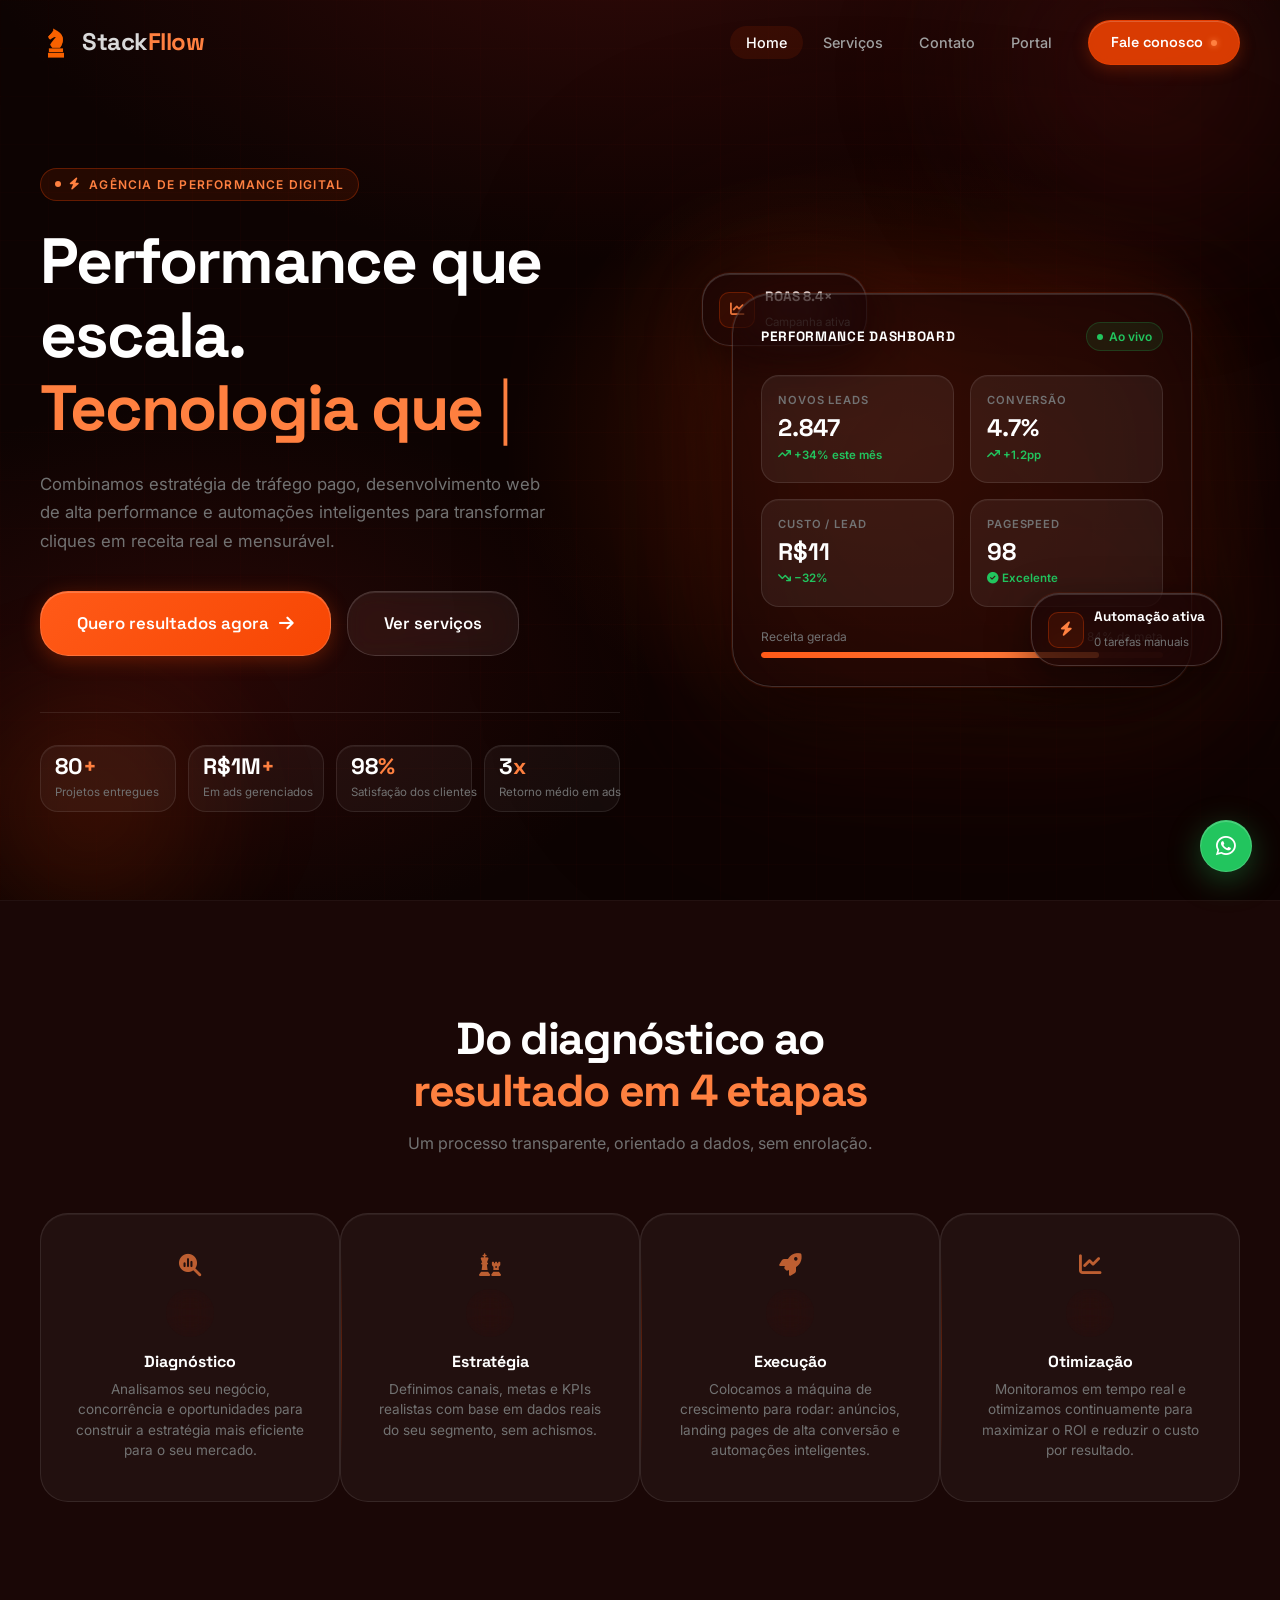
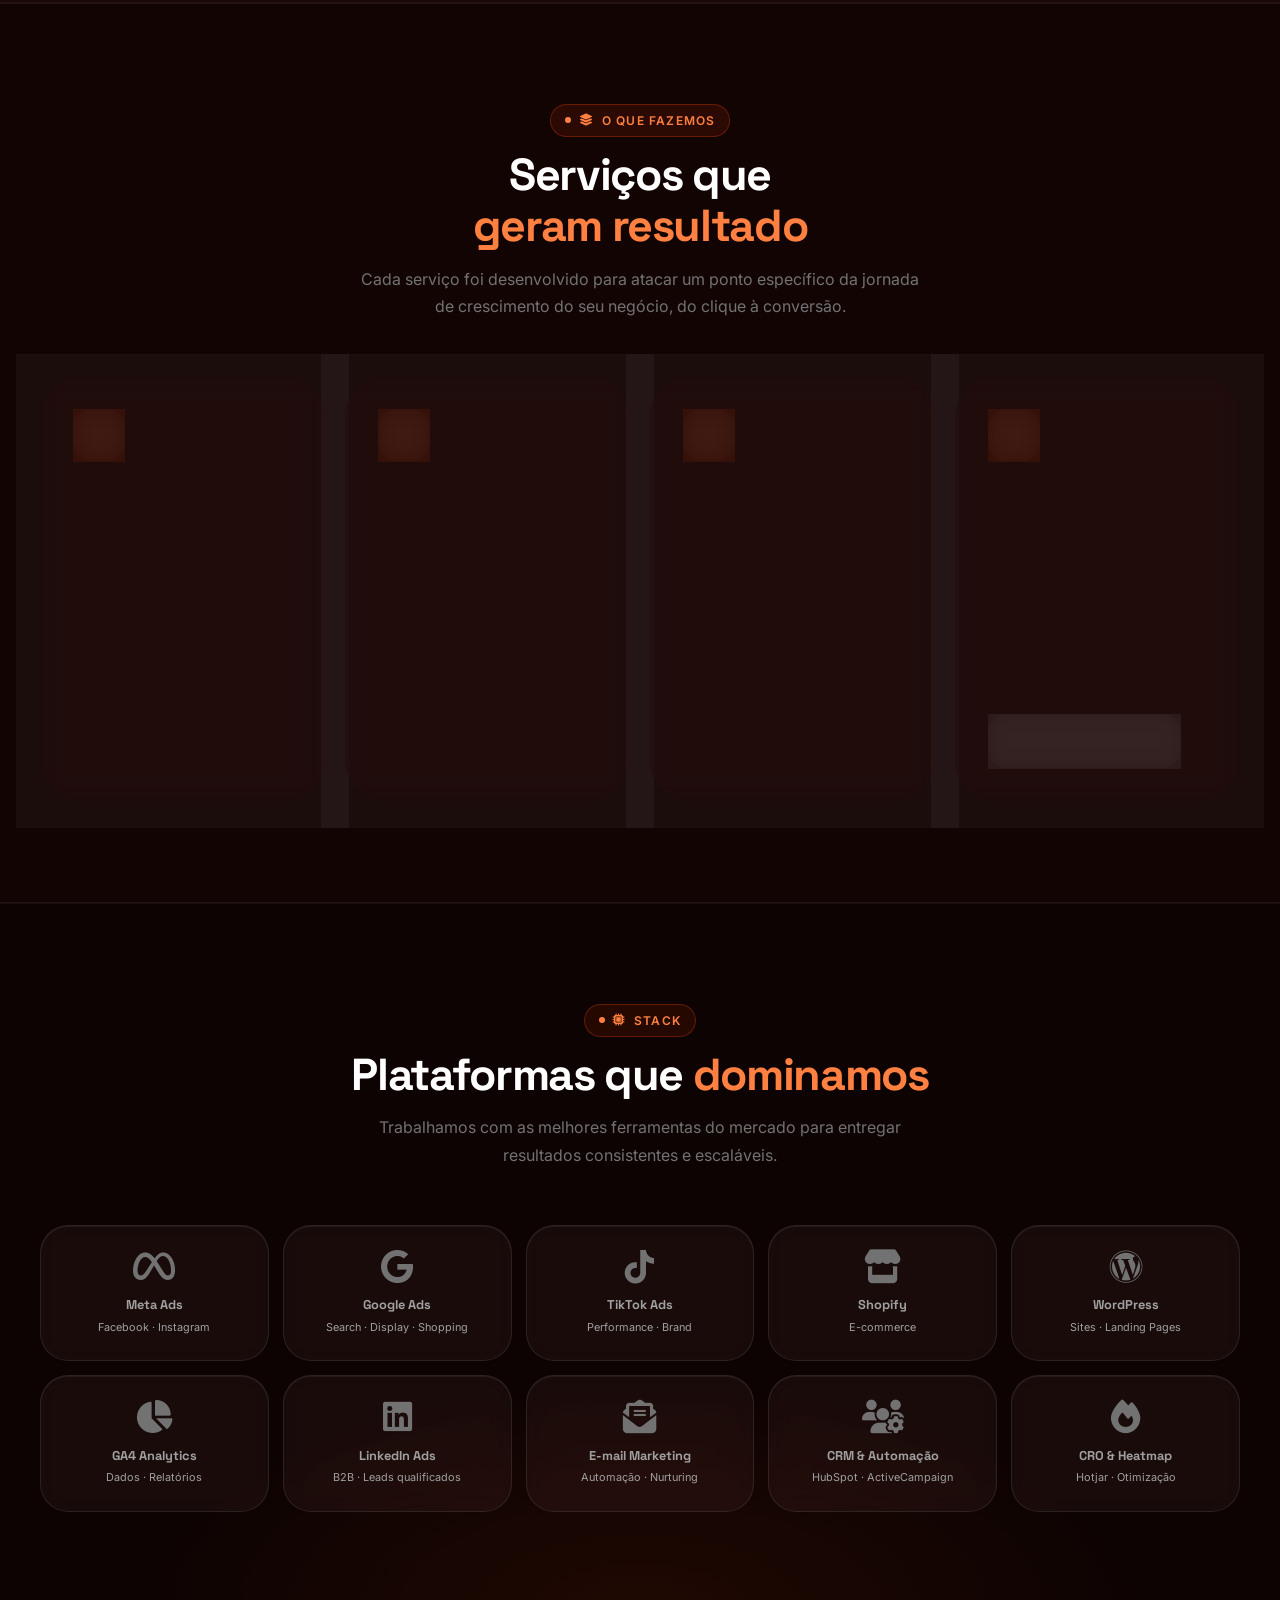
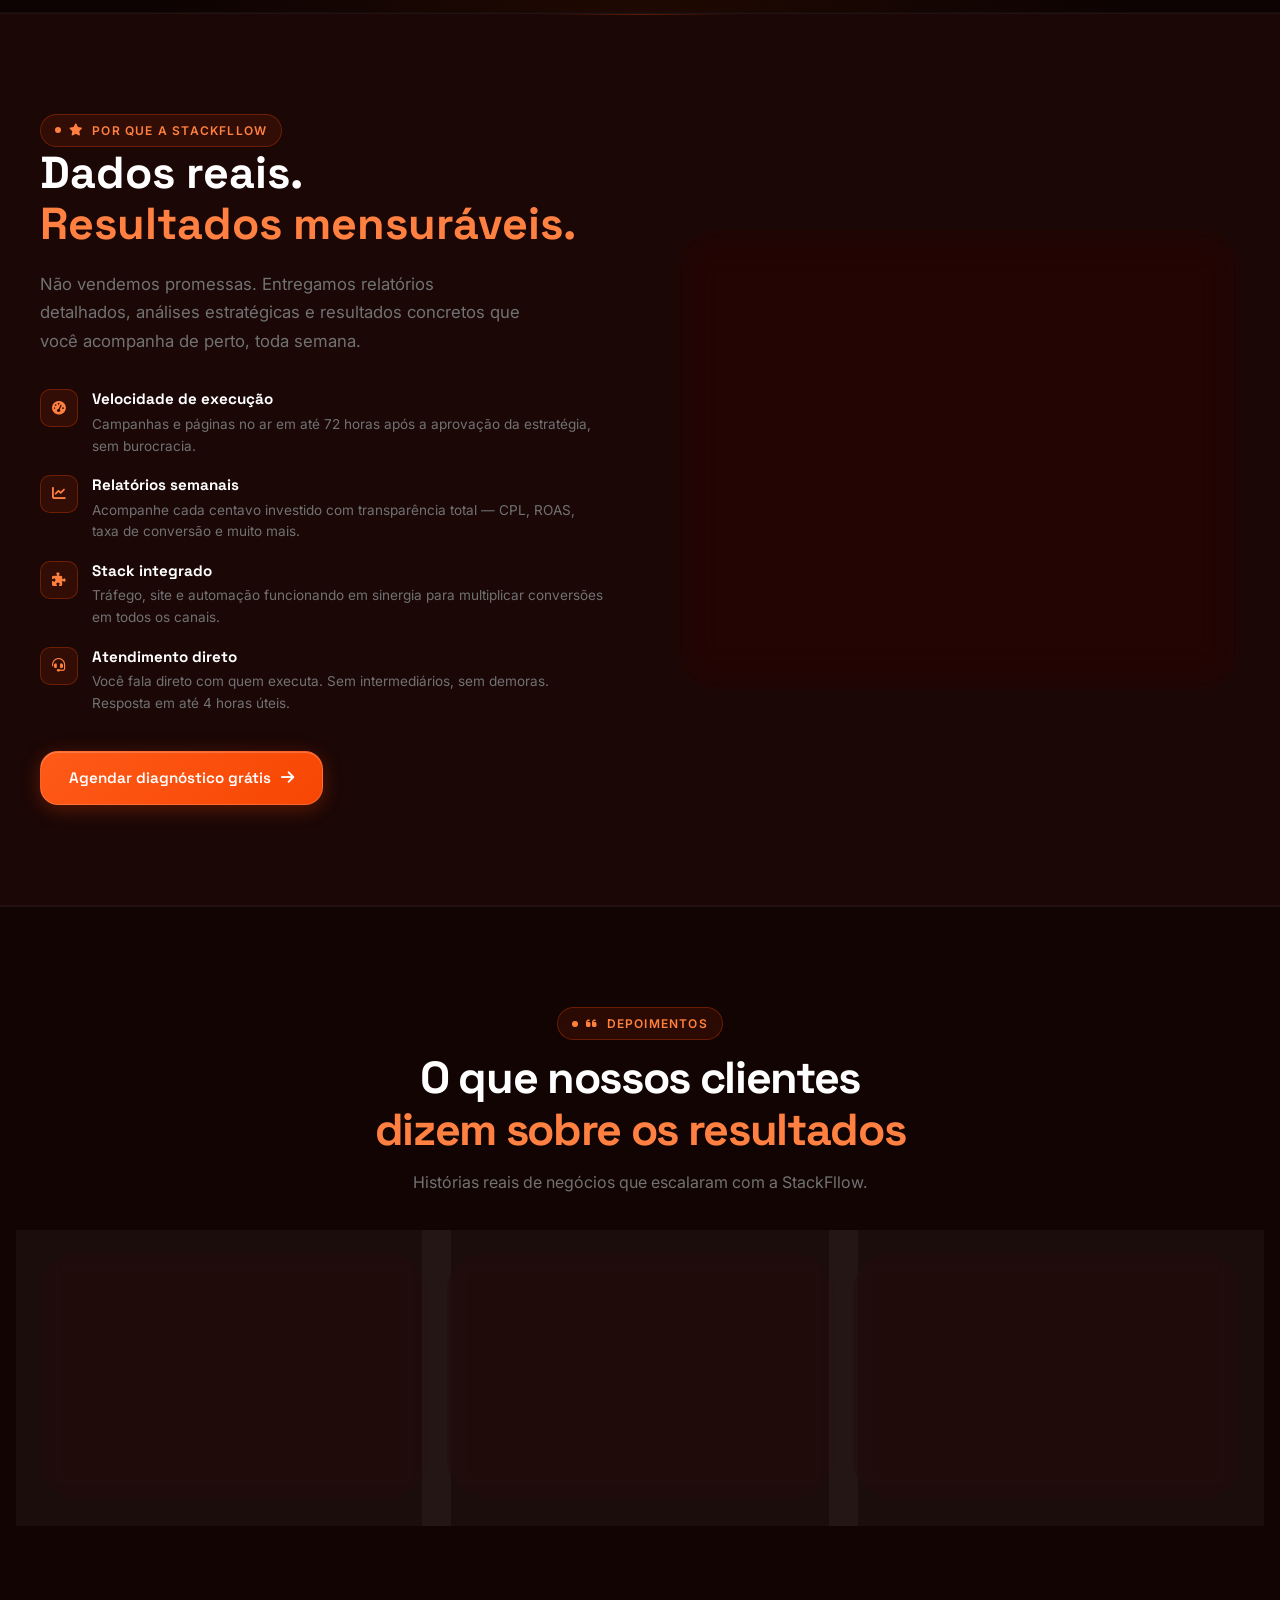
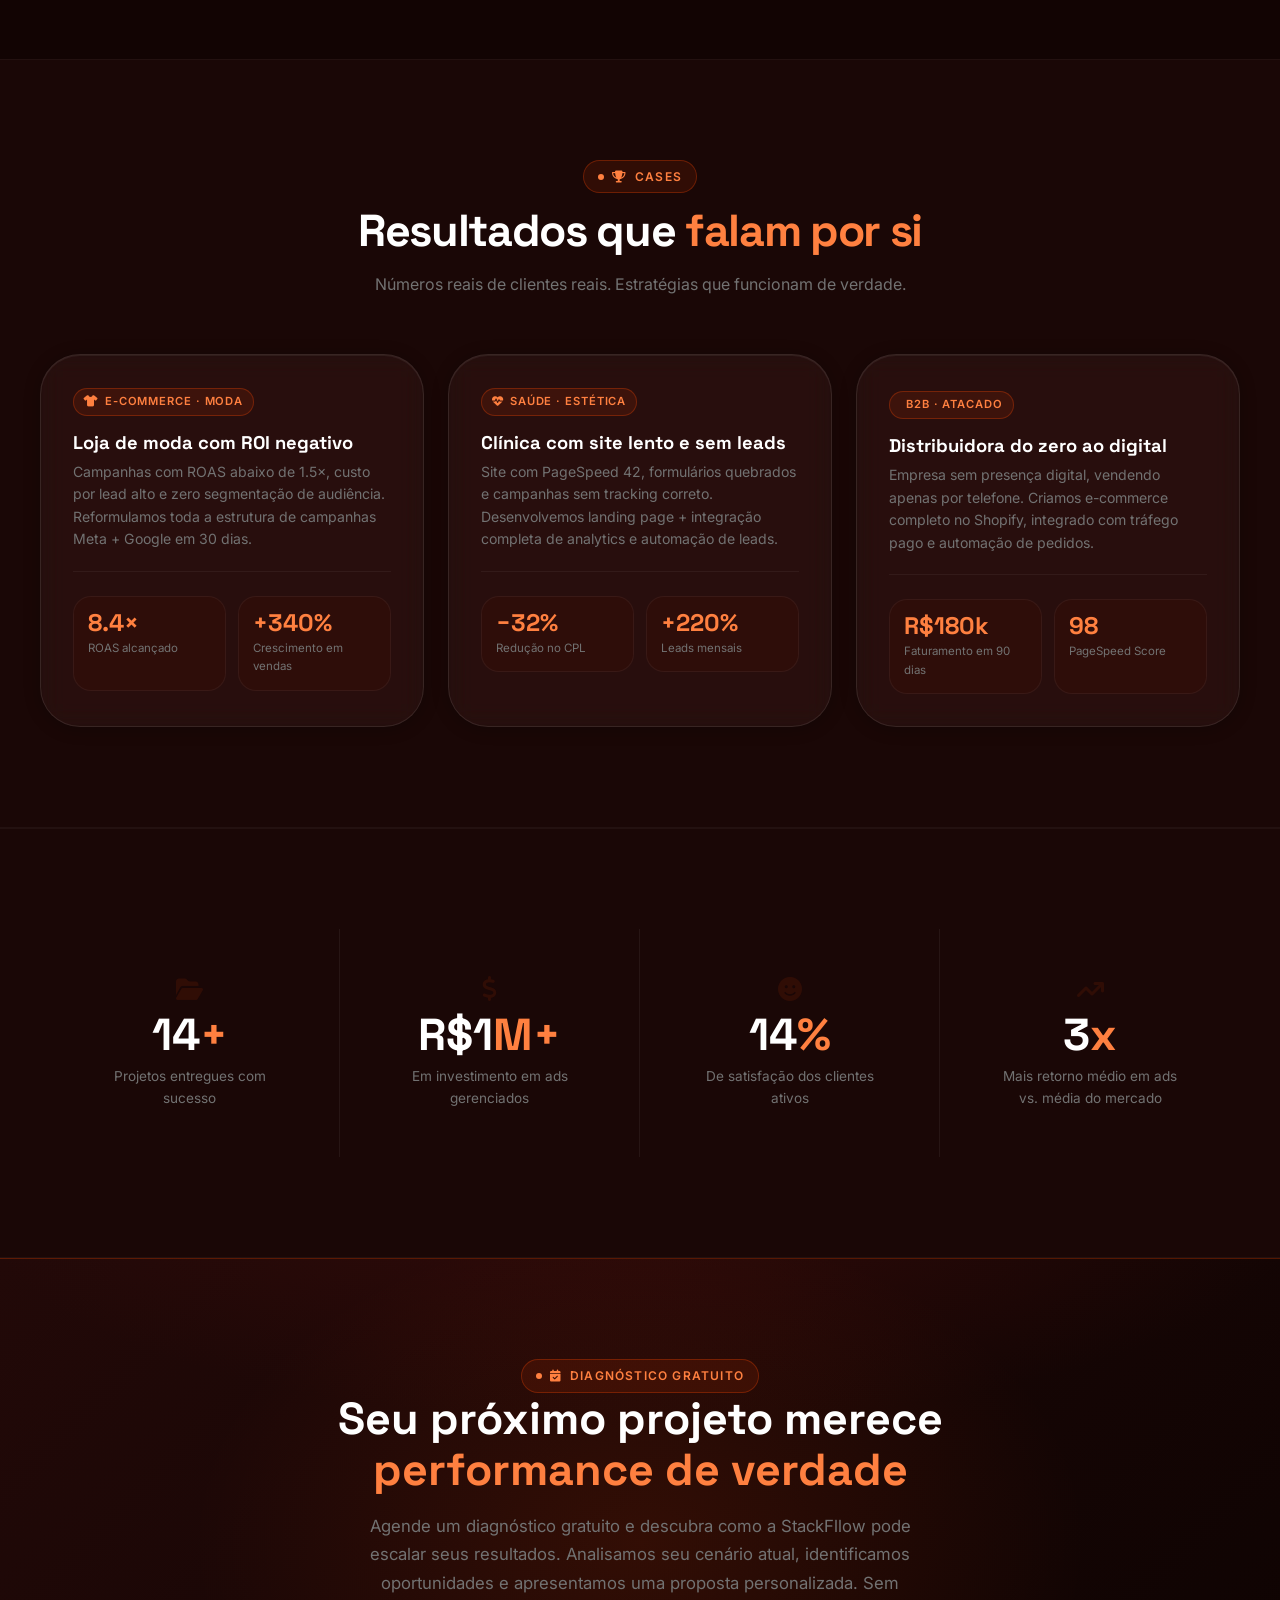
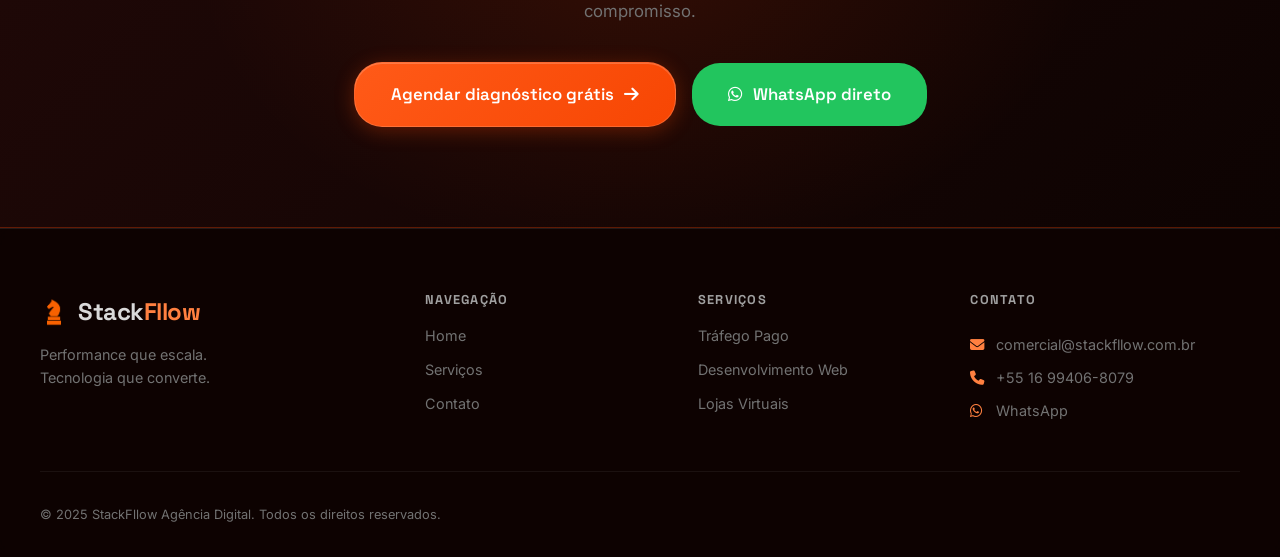
<file: index.html>
<!DOCTYPE html>
<html lang="pt-BR">
<head>
  <meta charset="UTF-8" />
  <meta name="viewport" content="width=device-width, initial-scale=1.0" />

  <!-- SEO Principal -->
  <title>StackFllow | Agência de Performance Digital — Tráfego Pago e Desenvolvimento Web</title>
  <meta name="description" content="StackFllow é uma agência de performance digital especializada em tráfego pago, desenvolvimento web e lojas virtuais. Escale suas vendas com estratégia e dados reais." />
  <meta name="keywords" content="agência de marketing digital, tráfego pago, desenvolvimento web, lojas virtuais, e-commerce, performance digital, Google Ads, Meta Ads, Ribeirão Preto" />
  <meta name="author" content="StackFllow Agência Digital" />
  <meta name="robots" content="index, follow" />
  <link rel="canonical" href="https://stackfllow.com.br/" />

  <!-- Open Graph -->
  <meta property="og:type" content="website" />
  <meta property="og:site_name" content="StackFllow" />
  <meta property="og:title" content="StackFllow | Agência de Performance Digital" />
  <meta property="og:description" content="Tráfego pago, desenvolvimento web e lojas virtuais. Resultados reais para o seu negócio." />
  <meta property="og:url" content="https://stackfllow.com.br/" />
  <meta property="og:image" content="https://stackfllow.com.br/Logo StackFlow.png" />
  <meta property="og:locale" content="pt_BR" />

  <!-- Twitter Card -->
  <meta name="twitter:card" content="summary_large_image" />
  <meta name="twitter:title" content="StackFllow | Agência de Performance Digital" />
  <meta name="twitter:description" content="Tráfego pago, desenvolvimento web e lojas virtuais. Resultados reais para o seu negócio." />
  <meta name="twitter:image" content="https://stackfllow.com.br/Logo StackFlow.png" />

  <!-- Schema.org JSON-LD -->
  <script type="application/ld+json">
  {
    "@context": "https://schema.org",
    "@graph": [
      {
        "@type": "Organization",
        "@id": "https://stackfllow.com.br/#organization",
        "name": "StackFllow",
        "url": "https://stackfllow.com.br",
        "logo": "https://stackfllow.com.br/Logo StackFlow.png",
        "description": "Agência de performance digital especializada em tráfego pago, desenvolvimento web e lojas virtuais.",
        "telephone": "+5516994068079",
        "email": "comercial@stackfllow.com.br",
        "contactPoint": {
          "@type": "ContactPoint",
          "telephone": "+5516994068079",
          "contactType": "customer service",
          "availableLanguage": "Portuguese"
        },
        "sameAs": ["https://wa.me/5516994068079"]
      },
      {
        "@type": "WebSite",
        "@id": "https://stackfllow.com.br/#website",
        "url": "https://stackfllow.com.br",
        "name": "StackFllow",
        "publisher": { "@id": "https://stackfllow.com.br/#organization" }
      },
      {
        "@type": "WebPage",
        "@id": "https://stackfllow.com.br/#webpage",
        "url": "https://stackfllow.com.br/",
        "name": "StackFllow | Agência de Performance Digital",
        "isPartOf": { "@id": "https://stackfllow.com.br/#website" },
        "about": { "@id": "https://stackfllow.com.br/#organization" },
        "description": "Agência de performance digital especializada em tráfego pago, desenvolvimento web e lojas virtuais."
      }
    ]
  }
  </script>

  <link rel="preconnect" href="https://fonts.googleapis.com" />
  <link rel="preconnect" href="https://fonts.gstatic.com" crossorigin />
  <link href="https://fonts.googleapis.com/css2?family=Space+Grotesk:wght@400;500;600;700;800&family=Inter:wght@400;500&display=swap" rel="stylesheet" />
  <link rel="stylesheet" href="https://cdnjs.cloudflare.com/ajax/libs/font-awesome/6.5.1/css/all.min.css" />
  <link rel="icon" href="Logo atualizado 2.png" type="image/png" />
  <link rel="stylesheet" href="style.css" />
</head>
<body>

  <!-- SCROLL PROGRESS BAR -->
  <div class="scroll-progress" id="scrollProgress"></div>

  <!-- NAV -->
  <nav class="nav" id="nav">
    <div class="nav__inner">
      <a href="/" class="nav__logo">
        <img src="Logo atualizado 2.png" class="logo-icon" alt="StackFllow" aria-hidden="true" />
        <span class="logo-name"><span class="logo-stack">Stack</span><span class="logo-flow">Fllow</span></span>
      </a>
      <ul class="nav__links" id="navLinks">
        <li><a href="/" class="nav__link active">Home</a></li>
        <li><a href="/servicos" class="nav__link">Serviços</a></li>
        <li><a href="/contato" class="nav__link">Contato</a></li>
        <li><a href="portal.html" class="nav__link">Portal</a></li>
        <li>
          <a href="/contato" class="nav__cta">Fale conosco
            <span class="nav__cta-dot"></span>
          </a>
        </li>
      </ul>
      <button class="nav__burger" id="burger" aria-label="Menu">
        <span></span><span></span><span></span>
      </button>
    </div>
  </nav>

  <div class="mobile-menu" id="mobileMenu">
    <ul>
      <li><a href="/">Home</a></li>
      <li><a href="/servicos">Serviços</a></li>
      <li><a href="/contato">Contato</a></li>
      <li><a href="portal.html">Portal</a></li>
      <li><a href="/contato" class="mobile-cta">Fale conosco</a></li>
    </ul>
  </div>

  <!-- ════════════════════════════════════
       HERO
  ════════════════════════════════════ -->
  <section class="hero">
    <div class="hero__bg">
      <div class="hero__grid"></div>
      <div class="hero__orb hero__orb--1"></div>
      <div class="hero__orb hero__orb--2"></div>
    </div>
    <div class="container">
      <div class="hero__inner">
        <div class="hero__content">
          <div class="hero__badge reveal">
            <span class="label"><i class="fa-solid fa-bolt"></i> Agência de Performance Digital</span>
          </div>
          <h1 class="hero__title reveal reveal--delay-1">
            Performance que escala.<br/><em id="typewriter" class="hero__typewriter">Tecnologia que converte.</em>
          </h1>
          <p class="hero__sub reveal reveal--delay-2">
            Combinamos estratégia de tráfego pago, desenvolvimento web de alta performance e automações inteligentes para transformar cliques em receita real e mensurável.
          </p>
          <div class="hero__actions reveal reveal--delay-3">
            <a href="/contato" class="btn btn--primary btn--lg">
              Quero resultados agora
              <i class="fa-solid fa-arrow-right"></i>
            </a>
            <a href="/servicos" class="btn btn--ghost btn--lg">
              Ver serviços
            </a>
          </div>
          <div class="hero__stats reveal reveal--delay-4">
            <div class="hero__stat">
              <div class="hero__stat-num">80<span style="color:var(--orange-xl)">+</span></div>
              <div class="hero__stat-label">Projetos entregues</div>
            </div>
            <div class="hero__stat">
              <div class="hero__stat-num">R$1M<span style="color:var(--orange-xl)">+</span></div>
              <div class="hero__stat-label">Em ads gerenciados</div>
            </div>
            <div class="hero__stat">
              <div class="hero__stat-num">98<span style="color:var(--orange-xl)">%</span></div>
              <div class="hero__stat-label">Satisfação dos clientes</div>
            </div>
            <div class="hero__stat">
              <div class="hero__stat-num">3<span style="color:var(--orange-xl)">x</span></div>
              <div class="hero__stat-label">Retorno médio em ads</div>
            </div>
          </div>
        </div>

        <div class="hero__visual reveal reveal--delay-2">
          <div class="hero__dashboard">
            <div class="dash__float dash__float--1">
              <div class="dash__float-icon"><i class="fa-solid fa-chart-line"></i></div>
              <div class="dash__float-text">
                <strong>ROAS 8.4×</strong>
                <span>Campanha ativa</span>
              </div>
            </div>
            <div class="dash__card">
              <div class="dash__header">
                <span class="dash__title">Performance Dashboard</span>
                <span class="dash__badge">Ao vivo</span>
              </div>
              <div class="dash__metrics">
                <div class="dash__metric">
                  <div class="dash__metric-label">Novos leads</div>
                  <div class="dash__metric-value" id="liveLeads">2.847</div>
                  <div class="dash__metric-delta up"><i class="fa-solid fa-arrow-trend-up"></i> +34% este mês</div>
                </div>
                <div class="dash__metric">
                  <div class="dash__metric-label">Conversão</div>
                  <div class="dash__metric-value" id="liveConv">4.7%</div>
                  <div class="dash__metric-delta up"><i class="fa-solid fa-arrow-trend-up"></i> +1.2pp</div>
                </div>
                <div class="dash__metric">
                  <div class="dash__metric-label">Custo / lead</div>
                  <div class="dash__metric-value" id="liveCpl">R$11</div>
                  <div class="dash__metric-delta up"><i class="fa-solid fa-arrow-trend-down"></i> −32%</div>
                </div>
                <div class="dash__metric">
                  <div class="dash__metric-label">PageSpeed</div>
                  <div class="dash__metric-value">98</div>
                  <div class="dash__metric-delta up"><i class="fa-solid fa-circle-check"></i> Excelente</div>
                </div>
              </div>
              <div class="dash__bar-wrap">
                <div class="dash__bar-label">
                  <span>Receita gerada</span>
                  <span>84% da meta</span>
                </div>
                <div class="dash__bar">
                  <div class="dash__bar-fill" data-width="84"></div>
                </div>
              </div>
            </div>
            <div class="dash__float dash__float--2">
              <div class="dash__float-icon"><i class="fa-solid fa-bolt"></i></div>
              <div class="dash__float-text">
                <strong>Automação ativa</strong>
                <span>0 tarefas manuais</span>
              </div>
            </div>
          </div>
        </div>
      </div>
    </div>
  </section>

  <!-- ════════════════════════════════════
       PROCESSO
  ════════════════════════════════════ -->
  <section class="process section">
    <div class="container">
      <div class="section__head reveal">
        <h2>Do diagnóstico ao<br/><em>resultado em 4 etapas</em></h2>
        <p>Um processo transparente, orientado a dados, sem enrolação.</p>
      </div>
      <div class="process__grid">
        <div class="process__item reveal">
          <i class="fa-solid fa-magnifying-glass-chart process__icon"></i>
          <div class="process__num">01</div>
          <h3 class="process__title">Diagnóstico</h3>
          <p class="process__desc">Analisamos seu negócio, concorrência e oportunidades para construir a estratégia mais eficiente para o seu mercado.</p>
        </div>
        <div class="process__item reveal reveal--delay-1">
          <i class="fa-solid fa-chess process__icon"></i>
          <div class="process__num">02</div>
          <h3 class="process__title">Estratégia</h3>
          <p class="process__desc">Definimos canais, metas e KPIs realistas com base em dados reais do seu segmento, sem achismos.</p>
        </div>
        <div class="process__item reveal reveal--delay-2">
          <i class="fa-solid fa-rocket process__icon"></i>
          <div class="process__num">03</div>
          <h3 class="process__title">Execução</h3>
          <p class="process__desc">Colocamos a máquina de crescimento para rodar: anúncios, landing pages de alta conversão e automações inteligentes.</p>
        </div>
        <div class="process__item reveal reveal--delay-3">
          <i class="fa-solid fa-chart-line process__icon"></i>
          <div class="process__num">04</div>
          <h3 class="process__title">Otimização</h3>
          <p class="process__desc">Monitoramos em tempo real e otimizamos continuamente para maximizar o ROI e reduzir o custo por resultado.</p>
        </div>
      </div>
    </div>
  </section>

  <!-- ════════════════════════════════════
       SERVIÇOS
  ════════════════════════════════════ -->
  <section class="services section" style="background: rgba(26,7,6,.5); border-top: 1px solid rgba(255,255,255,.06); border-bottom: 1px solid rgba(255,255,255,.06);">
    <div class="container">
      <div class="section__head reveal">
        <span class="label"><i class="fa-solid fa-layer-group"></i> O que fazemos</span>
        <h2>Serviços que<br/><em>geram resultado</em></h2>
        <p>Cada serviço foi desenvolvido para atacar um ponto específico da jornada de crescimento do seu negócio, do clique à conversão.</p>
      </div>

      <div class="services__grid">
        <div class="service-card reveal" data-tilt>
          <div class="service-card__icon"><i class="fa-brands fa-meta"></i></div>
          <h3 class="service-card__title">Tráfego Pago</h3>
          <p class="service-card__desc">Campanhas de alta performance no Meta Ads, Google Ads, TikTok Ads e LinkedIn. Escale suas vendas com previsibilidade total e estratégia multicanal.</p>
          <a href="/servicos" class="service-card__link">Saiba mais <i class="fa-solid fa-arrow-right"></i></a>
        </div>

        <div class="service-card reveal reveal--delay-1" data-tilt>
          <div class="service-card__icon"><i class="fa-solid fa-code"></i></div>
          <h3 class="service-card__title">Desenvolvimento Web</h3>
          <p class="service-card__desc">Sites e landing pages com foco em conversão, velocidade e SEO técnico. Performance acima de 95 no PageSpeed. Entrega em até 72 horas.</p>
          <a href="/servicos" class="service-card__link">Saiba mais <i class="fa-solid fa-arrow-right"></i></a>
        </div>

        <div class="service-card reveal reveal--delay-2" data-tilt>
          <div class="service-card__icon"><i class="fa-solid fa-cart-shopping"></i></div>
          <h3 class="service-card__title">Lojas Virtuais</h3>
          <p class="service-card__desc">E-commerces completos em Shopify e WooCommerce, integrados com meios de pagamento, logística e estratégia de tráfego desde o primeiro dia.</p>
          <a href="/servicos" class="service-card__link">Saiba mais <i class="fa-solid fa-arrow-right"></i></a>
        </div>

        <div class="service-card service-card--cta reveal reveal--delay-3">
          <div class="service-card__icon"><i class="fa-solid fa-rocket"></i></div>
          <h3>Pronto para escalar?</h3>
          <p>Fale com nosso time e descubra qual estratégia faz sentido para o seu negócio. Diagnóstico gratuito.</p>
          <a href="/contato" class="btn btn--ghost">Começar agora <i class="fa-solid fa-arrow-right"></i></a>
        </div>
      </div>
    </div>
  </section>

  <!-- ════════════════════════════════════
       TECNOLOGIAS
  ════════════════════════════════════ -->
  <section class="techs section">
    <div class="container">
      <div class="section__head reveal">
        <span class="label"><i class="fa-solid fa-microchip"></i> Stack</span>
        <h2>Plataformas que <em>dominamos</em></h2>
        <p>Trabalhamos com as melhores ferramentas do mercado para entregar resultados consistentes e escaláveis.</p>
      </div>
      <div class="techs__grid reveal">
        <div class="tech-item">
          <i class="fa-brands fa-meta tech-item__icon"></i>
          <span class="tech-item__name">Meta Ads</span>
          <span class="tech-item__tag">Facebook · Instagram</span>
        </div>
        <div class="tech-item">
          <i class="fa-brands fa-google tech-item__icon"></i>
          <span class="tech-item__name">Google Ads</span>
          <span class="tech-item__tag">Search · Display · Shopping</span>
        </div>
        <div class="tech-item">
          <i class="fa-brands fa-tiktok tech-item__icon"></i>
          <span class="tech-item__name">TikTok Ads</span>
          <span class="tech-item__tag">Performance · Brand</span>
        </div>
        <div class="tech-item">
          <i class="fa-solid fa-store tech-item__icon"></i>
          <span class="tech-item__name">Shopify</span>
          <span class="tech-item__tag">E-commerce</span>
        </div>
        <div class="tech-item">
          <i class="fa-brands fa-wordpress tech-item__icon"></i>
          <span class="tech-item__name">WordPress</span>
          <span class="tech-item__tag">Sites · Landing Pages</span>
        </div>
        <div class="tech-item">
          <i class="fa-solid fa-chart-pie tech-item__icon"></i>
          <span class="tech-item__name">GA4 Analytics</span>
          <span class="tech-item__tag">Dados · Relatórios</span>
        </div>
        <div class="tech-item">
          <i class="fa-brands fa-linkedin tech-item__icon"></i>
          <span class="tech-item__name">LinkedIn Ads</span>
          <span class="tech-item__tag">B2B · Leads qualificados</span>
        </div>
        <div class="tech-item">
          <i class="fa-solid fa-envelope-open-text tech-item__icon"></i>
          <span class="tech-item__name">E-mail Marketing</span>
          <span class="tech-item__tag">Automação · Nurturing</span>
        </div>
        <div class="tech-item">
          <i class="fa-solid fa-users-gear tech-item__icon"></i>
          <span class="tech-item__name">CRM & Automação</span>
          <span class="tech-item__tag">HubSpot · ActiveCampaign</span>
        </div>
        <div class="tech-item">
          <i class="fa-solid fa-fire tech-item__icon"></i>
          <span class="tech-item__name">CRO & Heatmap</span>
          <span class="tech-item__tag">Hotjar · Otimização</span>
        </div>
      </div>
    </div>
  </section>

  <!-- ════════════════════════════════════
       DIFERENCIAIS
  ════════════════════════════════════ -->
  <section class="diff section">
    <div class="container">
      <div class="diff__inner">
        <div>
          <span class="label reveal"><i class="fa-solid fa-star"></i> Por que a StackFllow</span>
          <h2 class="diff__title reveal reveal--delay-1">Dados reais.<br/><em>Resultados mensuráveis.</em></h2>
          <p class="diff__sub reveal reveal--delay-2">Não vendemos promessas. Entregamos relatórios detalhados, análises estratégicas e resultados concretos que você acompanha de perto, toda semana.</p>

          <div class="diff__list reveal reveal--delay-2">
            <div class="diff__item">
              <div class="diff__item-icon"><i class="fa-solid fa-gauge-high"></i></div>
              <div>
                <div class="diff__item-title">Velocidade de execução</div>
                <div class="diff__item-desc">Campanhas e páginas no ar em até 72 horas após a aprovação da estratégia, sem burocracia.</div>
              </div>
            </div>
            <div class="diff__item">
              <div class="diff__item-icon"><i class="fa-solid fa-chart-line"></i></div>
              <div>
                <div class="diff__item-title">Relatórios semanais</div>
                <div class="diff__item-desc">Acompanhe cada centavo investido com transparência total — CPL, ROAS, taxa de conversão e muito mais.</div>
              </div>
            </div>
            <div class="diff__item">
              <div class="diff__item-icon"><i class="fa-solid fa-puzzle-piece"></i></div>
              <div>
                <div class="diff__item-title">Stack integrado</div>
                <div class="diff__item-desc">Tráfego, site e automação funcionando em sinergia para multiplicar conversões em todos os canais.</div>
              </div>
            </div>
            <div class="diff__item">
              <div class="diff__item-icon"><i class="fa-solid fa-headset"></i></div>
              <div>
                <div class="diff__item-title">Atendimento direto</div>
                <div class="diff__item-desc">Você fala direto com quem executa. Sem intermediários, sem demoras. Resposta em até 4 horas úteis.</div>
              </div>
            </div>
          </div>
          <div class="reveal reveal--delay-3">
            <a href="/contato" class="btn btn--primary">
              Agendar diagnóstico grátis
              <i class="fa-solid fa-arrow-right"></i>
            </a>
          </div>
        </div>

        <div class="reveal reveal--delay-2">
          <div class="diff__dashboard">
            <div class="diff__dash-header">
              <span class="diff__dash-title">Painel do cliente</span>
              <span class="diff__dash-live">Ao vivo</span>
            </div>
            <div class="diff__metrics">
              <div class="diff__metric">
                <div class="diff__metric-lbl">ROAS médio</div>
                <div class="diff__metric-val">8.4×</div>
                <div class="diff__metric-tag"><i class="fa-solid fa-arrow-trend-up"></i> +2.1× vs. anterior</div>
              </div>
              <div class="diff__metric">
                <div class="diff__metric-lbl">CPL médio</div>
                <div class="diff__metric-val">R$11</div>
                <div class="diff__metric-tag"><i class="fa-solid fa-arrow-trend-down"></i> −32% custo</div>
              </div>
              <div class="diff__metric">
                <div class="diff__metric-lbl">Taxa de conv.</div>
                <div class="diff__metric-val">4.7%</div>
                <div class="diff__metric-tag"><i class="fa-solid fa-arrow-trend-up"></i> +1.2pp</div>
              </div>
              <div class="diff__metric">
                <div class="diff__metric-lbl">PageSpeed</div>
                <div class="diff__metric-val">98</div>
                <div class="diff__metric-tag"><i class="fa-solid fa-circle-check"></i> Excelente</div>
              </div>
            </div>
            <div class="diff__chart">
              <div class="diff__bar-col" style="height:35%"></div>
              <div class="diff__bar-col" style="height:50%"></div>
              <div class="diff__bar-col" style="height:42%"></div>
              <div class="diff__bar-col" style="height:65%"></div>
              <div class="diff__bar-col" style="height:58%"></div>
              <div class="diff__bar-col" style="height:72%"></div>
              <div class="diff__bar-col active" style="height:90%"></div>
            </div>
          </div>
        </div>
      </div>
    </div>
  </section>

  <!-- ════════════════════════════════════
       DEPOIMENTOS
  ════════════════════════════════════ -->
  <section class="testimonials section" style="background: rgba(26,7,6,.4); border-top: 1px solid rgba(255,255,255,.06);">
    <div class="container">
      <div class="section__head reveal">
        <span class="label"><i class="fa-solid fa-quote-left"></i> Depoimentos</span>
        <h2>O que nossos clientes<br/><em>dizem sobre os resultados</em></h2>
        <p>Histórias reais de negócios que escalaram com a StackFllow.</p>
      </div>

      <div class="testimonials__grid">
        <div class="testimonial-card reveal" data-tilt>
          <div class="testimonial-card__stars">
            <i class="fa-solid fa-star"></i><i class="fa-solid fa-star"></i>
            <i class="fa-solid fa-star"></i><i class="fa-solid fa-star"></i>
            <i class="fa-solid fa-star"></i>
          </div>
          <p class="testimonial-card__text">"Em 60 dias de parceria, nossa taxa de conversão triplicou. Os relatórios semanais mudaram a forma como tomamos decisões no negócio."</p>
          <div class="testimonial-card__author">
            <div class="testimonial-card__avatar">VM</div>
            <div>
              <div class="testimonial-card__name">Vinícius M.</div>
              <div class="testimonial-card__role">CEO · E-commerce de moda</div>
            </div>
          </div>
        </div>

        <div class="testimonial-card reveal reveal--delay-1" data-tilt>
          <div class="testimonial-card__stars">
            <i class="fa-solid fa-star"></i><i class="fa-solid fa-star"></i>
            <i class="fa-solid fa-star"></i><i class="fa-solid fa-star"></i>
            <i class="fa-solid fa-star"></i>
          </div>
          <p class="testimonial-card__text">"Contratei para tráfego pago e acabei migrando tudo: site, automações e CRM. Vale cada centavo. Resultado visível na primeira semana de campanha."</p>
          <div class="testimonial-card__author">
            <div class="testimonial-card__avatar">JS</div>
            <div>
              <div class="testimonial-card__name">Juliana S.</div>
              <div class="testimonial-card__role">Diretora · Clínica estética</div>
            </div>
          </div>
        </div>

        <div class="testimonial-card reveal reveal--delay-2" data-tilt>
          <div class="testimonial-card__stars">
            <i class="fa-solid fa-star"></i><i class="fa-solid fa-star"></i>
            <i class="fa-solid fa-star"></i><i class="fa-solid fa-star"></i>
            <i class="fa-solid fa-star"></i>
          </div>
          <p class="testimonial-card__text">"Nossa loja online saiu do zero para R$180 mil de faturamento em 90 dias. A StackFllow entregou um ecossistema digital completo e funcional."</p>
          <div class="testimonial-card__author">
            <div class="testimonial-card__avatar">RT</div>
            <div>
              <div class="testimonial-card__name">Rafael T.</div>
              <div class="testimonial-card__role">Sócio · Distribuidora atacado</div>
            </div>
          </div>
        </div>
      </div>
    </div>
  </section>

  <!-- ════════════════════════════════════
       CASES DE SUCESSO
  ════════════════════════════════════ -->
  <section class="cases section">
    <div class="container">
      <div class="section__head reveal">
        <span class="label"><i class="fa-solid fa-trophy"></i> Cases</span>
        <h2>Resultados que <em>falam por si</em></h2>
        <p>Números reais de clientes reais. Estratégias que funcionam de verdade.</p>
      </div>
      <div class="cases__grid">

        <div class="case-card reveal">
          <span class="case-card__tag"><i class="fa-solid fa-shirt"></i> E-commerce · Moda</span>
          <h3 class="case-card__title">Loja de moda com ROI negativo</h3>
          <p class="case-card__desc">Campanhas com ROAS abaixo de 1.5×, custo por lead alto e zero segmentação de audiência. Reformulamos toda a estrutura de campanhas Meta + Google em 30 dias.</p>
          <div class="case-card__metrics">
            <div class="case-metric">
              <div class="case-metric__value">8.4×</div>
              <div class="case-metric__label">ROAS alcançado</div>
            </div>
            <div class="case-metric">
              <div class="case-metric__value">+340%</div>
              <div class="case-metric__label">Crescimento em vendas</div>
            </div>
          </div>
        </div>

        <div class="case-card reveal reveal--delay-1">
          <span class="case-card__tag"><i class="fa-solid fa-heart-pulse"></i> Saúde · Estética</span>
          <h3 class="case-card__title">Clínica com site lento e sem leads</h3>
          <p class="case-card__desc">Site com PageSpeed 42, formulários quebrados e campanhas sem tracking correto. Desenvolvemos landing page + integração completa de analytics e automação de leads.</p>
          <div class="case-card__metrics">
            <div class="case-metric">
              <div class="case-metric__value">−32%</div>
              <div class="case-metric__label">Redução no CPL</div>
            </div>
            <div class="case-metric">
              <div class="case-metric__value">+220%</div>
              <div class="case-metric__label">Leads mensais</div>
            </div>
          </div>
        </div>

        <div class="case-card reveal reveal--delay-2">
          <span class="case-card__tag"><i class="fa-solid fa-boxes-stacking"></i> B2B · Atacado</span>
          <h3 class="case-card__title">Distribuidora do zero ao digital</h3>
          <p class="case-card__desc">Empresa sem presença digital, vendendo apenas por telefone. Criamos e-commerce completo no Shopify, integrado com tráfego pago e automação de pedidos.</p>
          <div class="case-card__metrics">
            <div class="case-metric">
              <div class="case-metric__value">R$180k</div>
              <div class="case-metric__label">Faturamento em 90 dias</div>
            </div>
            <div class="case-metric">
              <div class="case-metric__value">98</div>
              <div class="case-metric__label">PageSpeed Score</div>
            </div>
          </div>
        </div>

      </div>
    </div>
  </section>

  <!-- ════════════════════════════════════
       NÚMEROS
  ════════════════════════════════════ -->
  <section class="numbers section">
    <div class="container">
      <div class="numbers__grid">
        <div class="numbers__item reveal">
          <i class="fa-solid fa-folder-open numbers__icon"></i>
          <div class="numbers__value">
            <span data-count="80">0</span><span class="numbers__suffix">+</span>
          </div>
          <div class="numbers__label">Projetos entregues com sucesso</div>
        </div>
        <div class="numbers__item reveal reveal--delay-1">
          <i class="fa-solid fa-dollar-sign numbers__icon"></i>
          <div class="numbers__value">
            R$<span data-count="1">0</span><span class="numbers__suffix">M+</span>
          </div>
          <div class="numbers__label">Em investimento em ads gerenciados</div>
        </div>
        <div class="numbers__item reveal reveal--delay-2">
          <i class="fa-solid fa-face-smile numbers__icon"></i>
          <div class="numbers__value">
            <span data-count="98">0</span><span class="numbers__suffix">%</span>
          </div>
          <div class="numbers__label">De satisfação dos clientes ativos</div>
        </div>
        <div class="numbers__item reveal reveal--delay-3">
          <i class="fa-solid fa-arrow-trend-up numbers__icon"></i>
          <div class="numbers__value">
            <span data-count="3">0</span><span class="numbers__suffix">x</span>
          </div>
          <div class="numbers__label">Mais retorno médio em ads vs. média do mercado</div>
        </div>
      </div>
    </div>
  </section>

  <!-- ════════════════════════════════════
       CTA FINAL
  ════════════════════════════════════ -->
  <section class="cta-final section">
    <div class="container">
      <div class="cta-final__inner">
        <span class="label reveal"><i class="fa-solid fa-calendar-check"></i> Diagnóstico gratuito</span>
        <h2 class="cta-final__title reveal reveal--delay-1">
          Seu próximo projeto merece<br/><em>performance de verdade</em>
        </h2>
        <p class="cta-final__sub reveal reveal--delay-2">
          Agende um diagnóstico gratuito e descubra como a StackFllow pode escalar seus resultados. Analisamos seu cenário atual, identificamos oportunidades e apresentamos uma proposta personalizada. Sem compromisso.
        </p>
        <div class="cta-final__actions reveal reveal--delay-3">
          <a href="/contato" class="btn btn--primary btn--lg">
            Agendar diagnóstico grátis
            <i class="fa-solid fa-arrow-right"></i>
          </a>
          <a href="https://wa.me/5516994068079" target="_blank" class="btn btn--whatsapp btn--lg">
            <i class="fa-brands fa-whatsapp"></i>
            WhatsApp direto
          </a>
        </div>
      </div>
    </div>
  </section>

  <!-- FOOTER -->
  <footer class="footer">
    <div class="container">
      <div class="footer__top">
        <div class="footer__brand">
          <a href="/" class="nav__logo">
            <img src="Logo atualizado 2.png" class="logo-icon" alt="StackFllow" aria-hidden="true" />
            <span class="logo-name"><span class="logo-stack">Stack</span><span class="logo-flow">Fllow</span></span>
          </a>
          <p>Performance que escala.<br/>Tecnologia que converte.</p>
        </div>
        <div class="footer__nav">
          <h4>Navegação</h4>
          <ul>
            <li><a href="/">Home</a></li>
            <li><a href="/servicos">Serviços</a></li>
            <li><a href="/contato">Contato</a></li>
          </ul>
        </div>
        <div class="footer__nav">
          <h4>Serviços</h4>
          <ul>
            <li><a href="/servicos">Tráfego Pago</a></li>
            <li><a href="/servicos">Desenvolvimento Web</a></li>
            <li><a href="/servicos">Lojas Virtuais</a></li>
          </ul>
        </div>
        <div class="footer__contact">
          <h4>Contato</h4>
          <a href="mailto:comercial@stackfllow.com.br">
            <i class="fa-solid fa-envelope"></i>
            comercial@stackfllow.com.br
          </a>
          <a href="tel:+5516994068079">
            <i class="fa-solid fa-phone"></i>
            +55 16 99406-8079
          </a>
          <a href="https://wa.me/5516994068079" target="_blank">
            <i class="fa-brands fa-whatsapp"></i>
            WhatsApp
          </a>
        </div>
      </div>
      <div class="footer__bottom">
        <p>© 2025 StackFllow Agência Digital. Todos os direitos reservados.</p>
      </div>
    </div>
  </footer>

  <a href="https://wa.me/5516994068079" target="_blank" class="wa-float" aria-label="WhatsApp">
    <i class="fa-brands fa-whatsapp"></i>
  </a>

  <script src="script.js"></script>
</body>
</html>
</file>
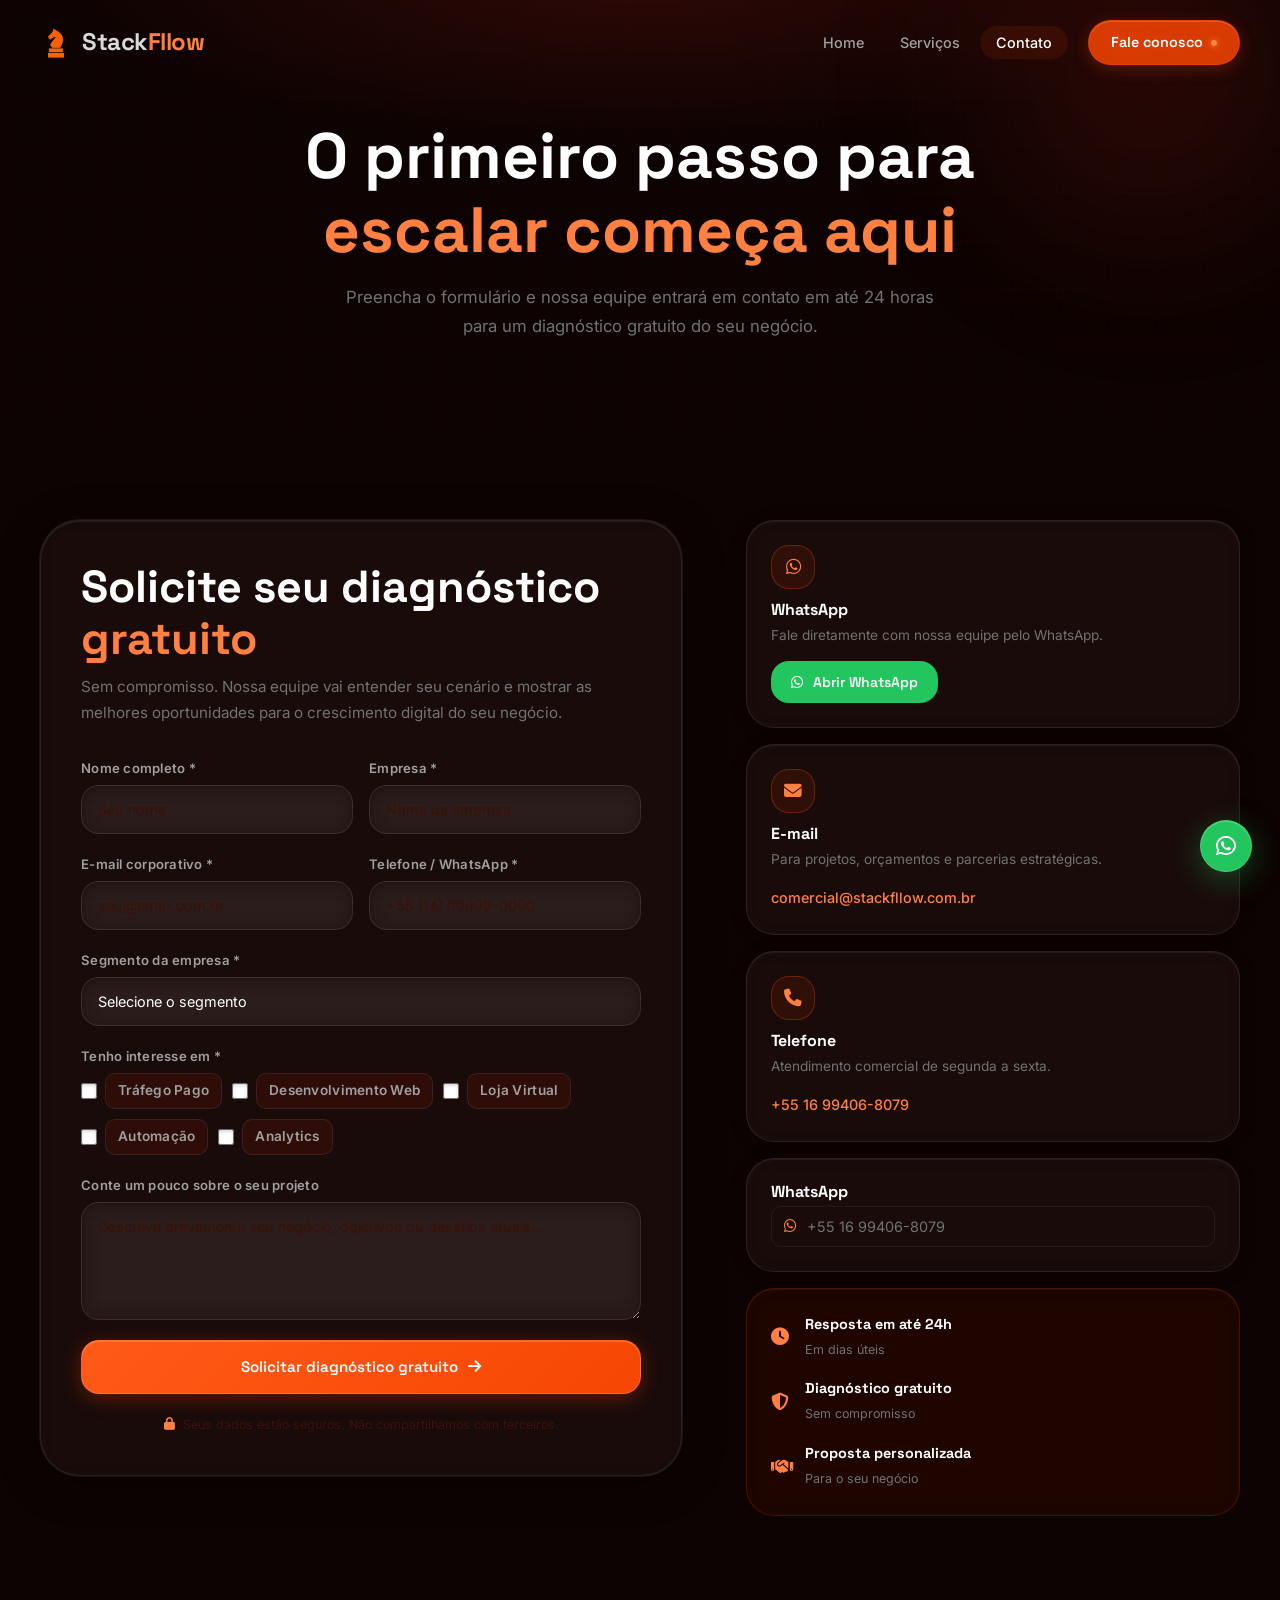
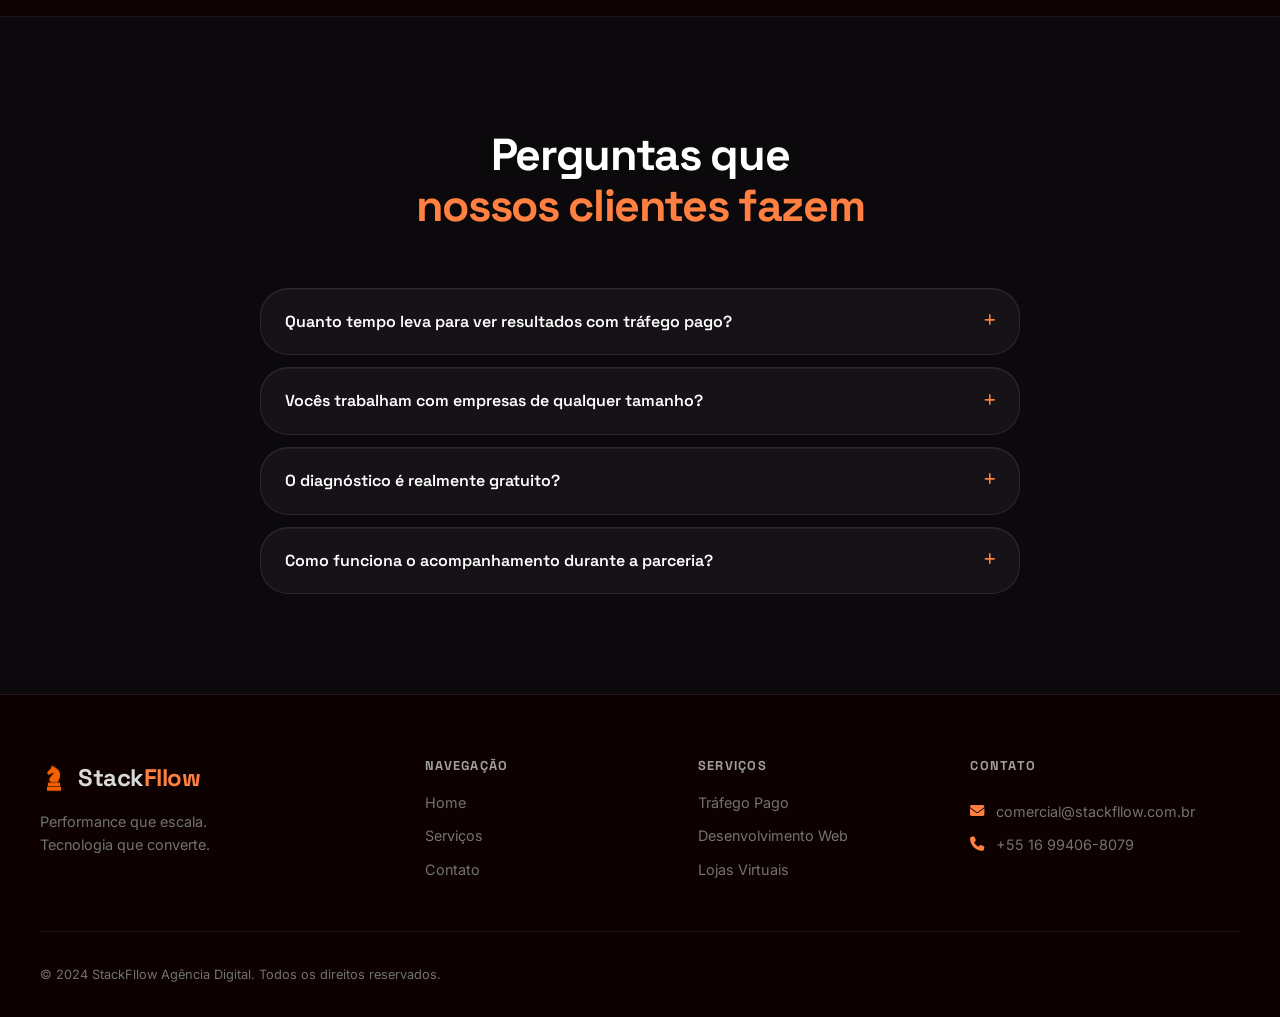
<file: contato/index.html>
<!DOCTYPE html>
<html lang="pt-BR">
<head>
  <meta charset="UTF-8" />
  <meta name="viewport" content="width=device-width, initial-scale=1.0" />

  <!-- SEO Principal -->
  <title>Contato | StackFllow — Diagnóstico Gratuito de Marketing Digital</title>
  <meta name="description" content="Fale com a StackFllow e agende um diagnóstico gratuito. Descubra como escalar suas vendas com tráfego pago, desenvolvimento web e lojas virtuais." />
  <meta name="keywords" content="contato agência digital, diagnóstico gratuito, tráfego pago, desenvolvimento web, marketing digital, StackFllow" />
  <meta name="author" content="StackFllow Agência Digital" />
  <meta name="robots" content="index, follow" />
  <link rel="canonical" href="https://stackfllow.com.br/contato.html" />

  <!-- Open Graph -->
  <meta property="og:type" content="website" />
  <meta property="og:site_name" content="StackFllow" />
  <meta property="og:title" content="Fale com a StackFllow | Diagnóstico Gratuito" />
  <meta property="og:description" content="Agende um diagnóstico gratuito e descubra como escalar suas vendas com performance digital." />
  <meta property="og:url" content="https://stackfllow.com.br/contato.html" />
  <meta property="og:image" content="https://stackfllow.com.br/Logo StackFlow.png" />
  <meta property="og:locale" content="pt_BR" />

  <!-- Twitter Card -->
  <meta name="twitter:card" content="summary_large_image" />
  <meta name="twitter:title" content="Fale com a StackFllow | Diagnóstico Gratuito" />
  <meta name="twitter:description" content="Agende um diagnóstico gratuito e descubra como escalar suas vendas com performance digital." />
  <meta name="twitter:image" content="https://stackfllow.com.br/Logo StackFlow.png" />

  <!-- Schema.org JSON-LD -->
  <script type="application/ld+json">
  {
    "@context": "https://schema.org",
    "@graph": [
      {
        "@type": "BreadcrumbList",
        "itemListElement": [
          { "@type": "ListItem", "position": 1, "name": "Home", "item": "https://stackfllow.com.br/" },
          { "@type": "ListItem", "position": 2, "name": "Contato", "item": "https://stackfllow.com.br/contato.html" }
        ]
      },
      {
        "@type": "ContactPage",
        "name": "Contato — StackFllow",
        "url": "https://stackfllow.com.br/contato.html",
        "description": "Entre em contato com a StackFllow para agendar um diagnóstico gratuito.",
        "publisher": {
          "@type": "Organization",
          "name": "StackFllow",
          "telephone": "+5516994068079",
          "email": "comercial@stackfllow.com.br"
        }
      }
    ]
  }
  </script>

  <link rel="preconnect" href="https://fonts.googleapis.com" />
  <link rel="preconnect" href="https://fonts.gstatic.com" crossorigin />
  <link href="https://fonts.googleapis.com/css2?family=Space+Grotesk:wght@400;500;600;700;800&family=Inter:wght@400;500&display=swap" rel="stylesheet" />
  <link rel="stylesheet" href="https://cdnjs.cloudflare.com/ajax/libs/font-awesome/6.5.1/css/all.min.css" />
  <link rel="icon" href="../Logo atualizado 2.png" type="image/png" />
  <link rel="stylesheet" href="../style.css" />
</head>
<body>

  <!-- NAV -->
  <nav class="nav" id="nav">
    <div class="nav__inner">
      <a href="/" class="nav__logo">
        <img src="../Logo atualizado 2.png" class="logo-icon" alt="StackFllow" aria-hidden="true" />
        <span class="logo-name"><span class="logo-stack">Stack</span><span class="logo-flow">Fllow</span></span>
      </a>
      <ul class="nav__links" id="navLinks">
        <li><a href="/" class="nav__link">Home</a></li>
        <li><a href="/servicos" class="nav__link">Serviços</a></li>
        <li><a href="/contato" class="nav__link active">Contato</a></li>
        <li>
          <a href="/contato" class="nav__cta">Fale conosco
            <span class="nav__cta-dot"></span>
          </a>
        </li>
      </ul>
      <button class="nav__burger" id="burger" aria-label="Menu">
        <span></span><span></span><span></span>
      </button>
    </div>
  </nav>

  <div class="mobile-menu" id="mobileMenu">
    <ul>
      <li><a href="/">Home</a></li>
      <li><a href="/servicos">Serviços</a></li>
      <li><a href="/contato">Contato</a></li>
      <li><a href="/contato" class="mobile-cta">Fale conosco</a></li>
    </ul>
  </div>

  <!-- ════════════════════════════════════
       HERO CONTATO
  ════════════════════════════════════ -->
  <section class="page-hero">
    <div class="page-hero__bg">
      <div class="hero__grid"></div>
      <div class="hero__orb hero__orb--1"></div>
    </div>
    <div class="container">
      <div class="page-hero__inner">
        <h1 class="reveal reveal--delay-1">
          O primeiro passo para<br/><em>escalar começa aqui</em>
        </h1>
        <p class="page-hero__sub reveal reveal--delay-2">
          Preencha o formulário e nossa equipe entrará em contato em até 24 horas para um diagnóstico gratuito do seu negócio.
        </p>
      </div>
    </div>
  </section>

  <!-- ════════════════════════════════════
       CONTATO PRINCIPAL
  ════════════════════════════════════ -->
  <section class="contact section">
    <div class="container">
      <div class="contact__inner">

        <!-- FORMULÁRIO -->
        <div class="contact__form-wrap reveal">
          <h2>Solicite seu diagnóstico <em>gratuito</em></h2>
          <p>Sem compromisso. Nossa equipe vai entender seu cenário e mostrar as melhores oportunidades para o crescimento digital do seu negócio.</p>

          <form class="contact__form" id="contactForm" action="https://formspree.io/f/xjgznwbe" method="POST" novalidate>
            <div class="form__row">
              <div class="form__group">
                <label for="name">Nome completo *</label>
                <input type="text" id="name" name="name" placeholder="Seu nome" required />
                <span class="form__error" id="nameError">Por favor, insira seu nome.</span>
              </div>
              <div class="form__group">
                <label for="company">Empresa *</label>
                <input type="text" id="company" name="company" placeholder="Nome da empresa" required />
                <span class="form__error" id="companyError">Por favor, insira o nome da empresa.</span>
              </div>
            </div>

            <div class="form__row">
              <div class="form__group">
                <label for="email">E-mail corporativo *</label>
                <input type="email" id="email" name="email" placeholder="seu@email.com.br" required />
                <span class="form__error" id="emailError">Insira um e-mail válido.</span>
              </div>
              <div class="form__group">
                <label for="phone">Telefone / WhatsApp *</label>
                <input type="tel" id="phone" name="phone" placeholder="+55 (14) 99999-0000" required />
                <span class="form__error" id="phoneError">Por favor, insira seu telefone.</span>
              </div>
            </div>

            <div class="form__group">
              <label for="segment">Segmento da empresa *</label>
              <select id="segment" name="segment" required>
                <option value="" disabled selected>Selecione o segmento</option>
                <option value="ecommerce">E-commerce</option>
                <option value="servicos">Serviços / Consultoria</option>
                <option value="saude">Saúde & Bem-estar</option>
                <option value="educacao">Educação & Cursos</option>
                <option value="industria">Indústria & Manufatura</option>
                <option value="imobiliario">Imobiliário</option>
                <option value="gastronomia">Gastronomia & Alimentos</option>
                <option value="outro">Outro segmento</option>
              </select>
              <span class="form__error" id="segmentError">Por favor, selecione seu segmento.</span>
            </div>

            <div class="form__group">
              <label>Tenho interesse em *</label>
              <div class="form__checkboxes">
                <label class="form__checkbox">
                  <input type="checkbox" name="interest" value="trafego" />
                  <span>Tráfego Pago</span>
                </label>
                <label class="form__checkbox">
                  <input type="checkbox" name="interest" value="web" />
                  <span>Desenvolvimento Web</span>
                </label>
                <label class="form__checkbox">
                  <input type="checkbox" name="interest" value="ecommerce" />
                  <span>Loja Virtual</span>
                </label>
                <label class="form__checkbox">
                  <input type="checkbox" name="interest" value="automacao" />
                  <span>Automação</span>
                </label>
                <label class="form__checkbox">
                  <input type="checkbox" name="interest" value="analytics" />
                  <span>Analytics</span>
                </label>
              </div>
            </div>

            <div class="form__group">
              <label for="message">Conte um pouco sobre o seu projeto</label>
              <textarea id="message" name="message" rows="4" placeholder="Descreva brevemente seu negócio, objetivos ou desafios atuais..."></textarea>
            </div>

            <button type="submit" class="btn btn--primary btn--full" id="submitBtn">
              <span>Solicitar diagnóstico gratuito</span>
              <i class="fa-solid fa-arrow-right"></i>
            </button>

            <p class="form__privacy">
              <i class="fa-solid fa-lock"></i>
              Seus dados estão seguros. Não compartilhamos com terceiros.
            </p>
          </form>

          <!-- Mensagem de sucesso -->
          <div class="form__success" id="formSuccess">
            <div class="form__success-icon">
              <i class="fa-solid fa-circle-check"></i>
            </div>
            <h3>Mensagem enviada!</h3>
            <p>Recebemos sua solicitação. Nossa equipe entrará em contato em até 24 horas para agendar seu diagnóstico gratuito.</p>
            <a href="/" class="btn btn--outline">Voltar ao início</a>
          </div>
        </div>

        <!-- INFO LATERAL -->
        <div class="contact__info">
          <div class="contact__info-card reveal reveal--delay-1">
            <div class="contact__info-icon">
              <i class="fa-brands fa-whatsapp"></i>
            </div>
            <h4>WhatsApp</h4>
            <p>Fale diretamente com nossa equipe pelo WhatsApp.</p>
            <a href="https://wa.me/5516994068079" target="_blank" class="btn btn--whatsapp btn--sm">
              <i class="fa-brands fa-whatsapp"></i>
              Abrir WhatsApp
            </a>
          </div>

          <div class="contact__info-card reveal reveal--delay-2">
            <div class="contact__info-icon">
              <i class="fa-solid fa-envelope"></i>
            </div>
            <h4>E-mail</h4>
            <p>Para projetos, orçamentos e parcerias estratégicas.</p>
            <a href="mailto:comercial@stackfllow.com.br" class="contact__info-link">
              comercial@stackfllow.com.br
            </a>
          </div>

          <div class="contact__info-card reveal reveal--delay-3">
            <div class="contact__info-icon">
              <i class="fa-solid fa-phone"></i>
            </div>
            <h4>Telefone</h4>
            <p>Atendimento comercial de segunda a sexta.</p>
            <a href="tel:+5516994068079" class="contact__info-link">
              +55 16 99406-8079
            </a>
          </div>

          <div class="contact__info-card contact__info-card--socials reveal reveal--delay-4">
            <h4>WhatsApp</h4>
            <div class="contact__socials">
              <a href="https://wa.me/5516994068079" target="_blank" aria-label="WhatsApp">
                <i class="fa-brands fa-whatsapp"></i>
                +55 16 99406-8079
              </a>
            </div>
          </div>

          <div class="contact__promise reveal">
            <div class="contact__promise-item">
              <i class="fa-solid fa-clock"></i>
              <div>
                <strong>Resposta em até 24h</strong>
                <span>Em dias úteis</span>
              </div>
            </div>
            <div class="contact__promise-item">
              <i class="fa-solid fa-shield-halved"></i>
              <div>
                <strong>Diagnóstico gratuito</strong>
                <span>Sem compromisso</span>
              </div>
            </div>
            <div class="contact__promise-item">
              <i class="fa-solid fa-handshake"></i>
              <div>
                <strong>Proposta personalizada</strong>
                <span>Para o seu negócio</span>
              </div>
            </div>
          </div>
        </div>
      </div>
    </div>
  </section>

  <!-- ════════════════════════════════════
       FAQ
  ════════════════════════════════════ -->
  <section class="faq section" style="background: rgba(13,16,24,.5); border-top: 1px solid rgba(255,255,255,.06);">
    <div class="container">
      <div class="section__head reveal">
        <h2>Perguntas que<br/><em>nossos clientes fazem</em></h2>
      </div>

      <div class="faq__list">
        <div class="faq__item reveal">
          <button class="faq__question" aria-expanded="false">
            Quanto tempo leva para ver resultados com tráfego pago?
            <i class="fa-solid fa-plus faq__icon"></i>
          </button>
          <div class="faq__answer">
            <p>Os primeiros resultados geralmente aparecem em 7 a 14 dias após o lançamento das campanhas. O período de aprendizado dos algoritmos dura cerca de 30 dias — a partir daí, com otimizações contínuas, os resultados tendem a escalar significativamente.</p>
          </div>
        </div>

        <div class="faq__item reveal reveal--delay-1">
          <button class="faq__question" aria-expanded="false">
            Vocês trabalham com empresas de qualquer tamanho?
            <i class="fa-solid fa-plus faq__icon"></i>
          </button>
          <div class="faq__answer">
            <p>Sim. Atendemos desde negócios locais e MEIs até empresas de médio porte com operações digitais consolidadas. Nossos planos foram desenhados para se adaptar ao seu momento e ao seu orçamento.</p>
          </div>
        </div>

        <div class="faq__item reveal reveal--delay-2">
          <button class="faq__question" aria-expanded="false">
            O diagnóstico é realmente gratuito?
            <i class="fa-solid fa-plus faq__icon"></i>
          </button>
          <div class="faq__answer">
            <p>Sim, 100% gratuito e sem compromisso. No diagnóstico analisamos seu cenário atual, identificamos oportunidades e apresentamos um plano de ação claro. Só seguimos em frente se a proposta fizer sentido para os dois lados.</p>
          </div>
        </div>

        <div class="faq__item reveal reveal--delay-3">
          <button class="faq__question" aria-expanded="false">
            Como funciona o acompanhamento durante a parceria?
            <i class="fa-solid fa-plus faq__icon"></i>
          </button>
          <div class="faq__answer">
            <p>Você terá acesso a um dashboard em tempo real com todas as métricas da sua conta. Além disso, entregamos relatórios semanais por e-mail e estamos disponíveis via WhatsApp para dúvidas e alinhamentos pontuais durante o horário comercial.</p>
          </div>
        </div>
      </div>
    </div>
  </section>

  <!-- FOOTER -->
  <footer class="footer">
    <div class="container">
      <div class="footer__top">
        <div class="footer__brand">
          <a href="/" class="nav__logo">
        <img src="../Logo atualizado 2.png" class="logo-icon" alt="StackFllow" aria-hidden="true" />
            <span class="logo-name"><span class="logo-stack">Stack</span><span class="logo-flow">Fllow</span></span>
          </a>
          <p>Performance que escala.<br/>Tecnologia que converte.</p>
        </div>
        <div class="footer__nav">
          <h4>Navegação</h4>
          <ul>
            <li><a href="/">Home</a></li>
            <li><a href="/servicos">Serviços</a></li>
            <li><a href="/contato">Contato</a></li>
          </ul>
        </div>
        <div class="footer__nav">
          <h4>Serviços</h4>
          <ul>
            <li><a href="/servicos">Tráfego Pago</a></li>
            <li><a href="/servicos">Desenvolvimento Web</a></li>
            <li><a href="/servicos">Lojas Virtuais</a></li>
          </ul>
        </div>
        <div class="footer__contact">
          <h4>Contato</h4>
          <a href="mailto:comercial@stackfllow.com.br">
            <i class="fa-solid fa-envelope"></i>
            comercial@stackfllow.com.br
          </a>
          <a href="tel:+5516994068079">
            <i class="fa-solid fa-phone"></i>
            +55 16 99406-8079
          </a>
        </div>
      </div>
      <div class="footer__bottom">
        <p>© 2024 StackFllow Agência Digital. Todos os direitos reservados.</p>
      </div>
    </div>
  </footer>

  <a href="https://wa.me/5516994068079" target="_blank" class="wa-float" aria-label="WhatsApp">
    <i class="fa-brands fa-whatsapp"></i>
  </a>

  <script src="../script.js"></script>
</body>
</html>
</file>
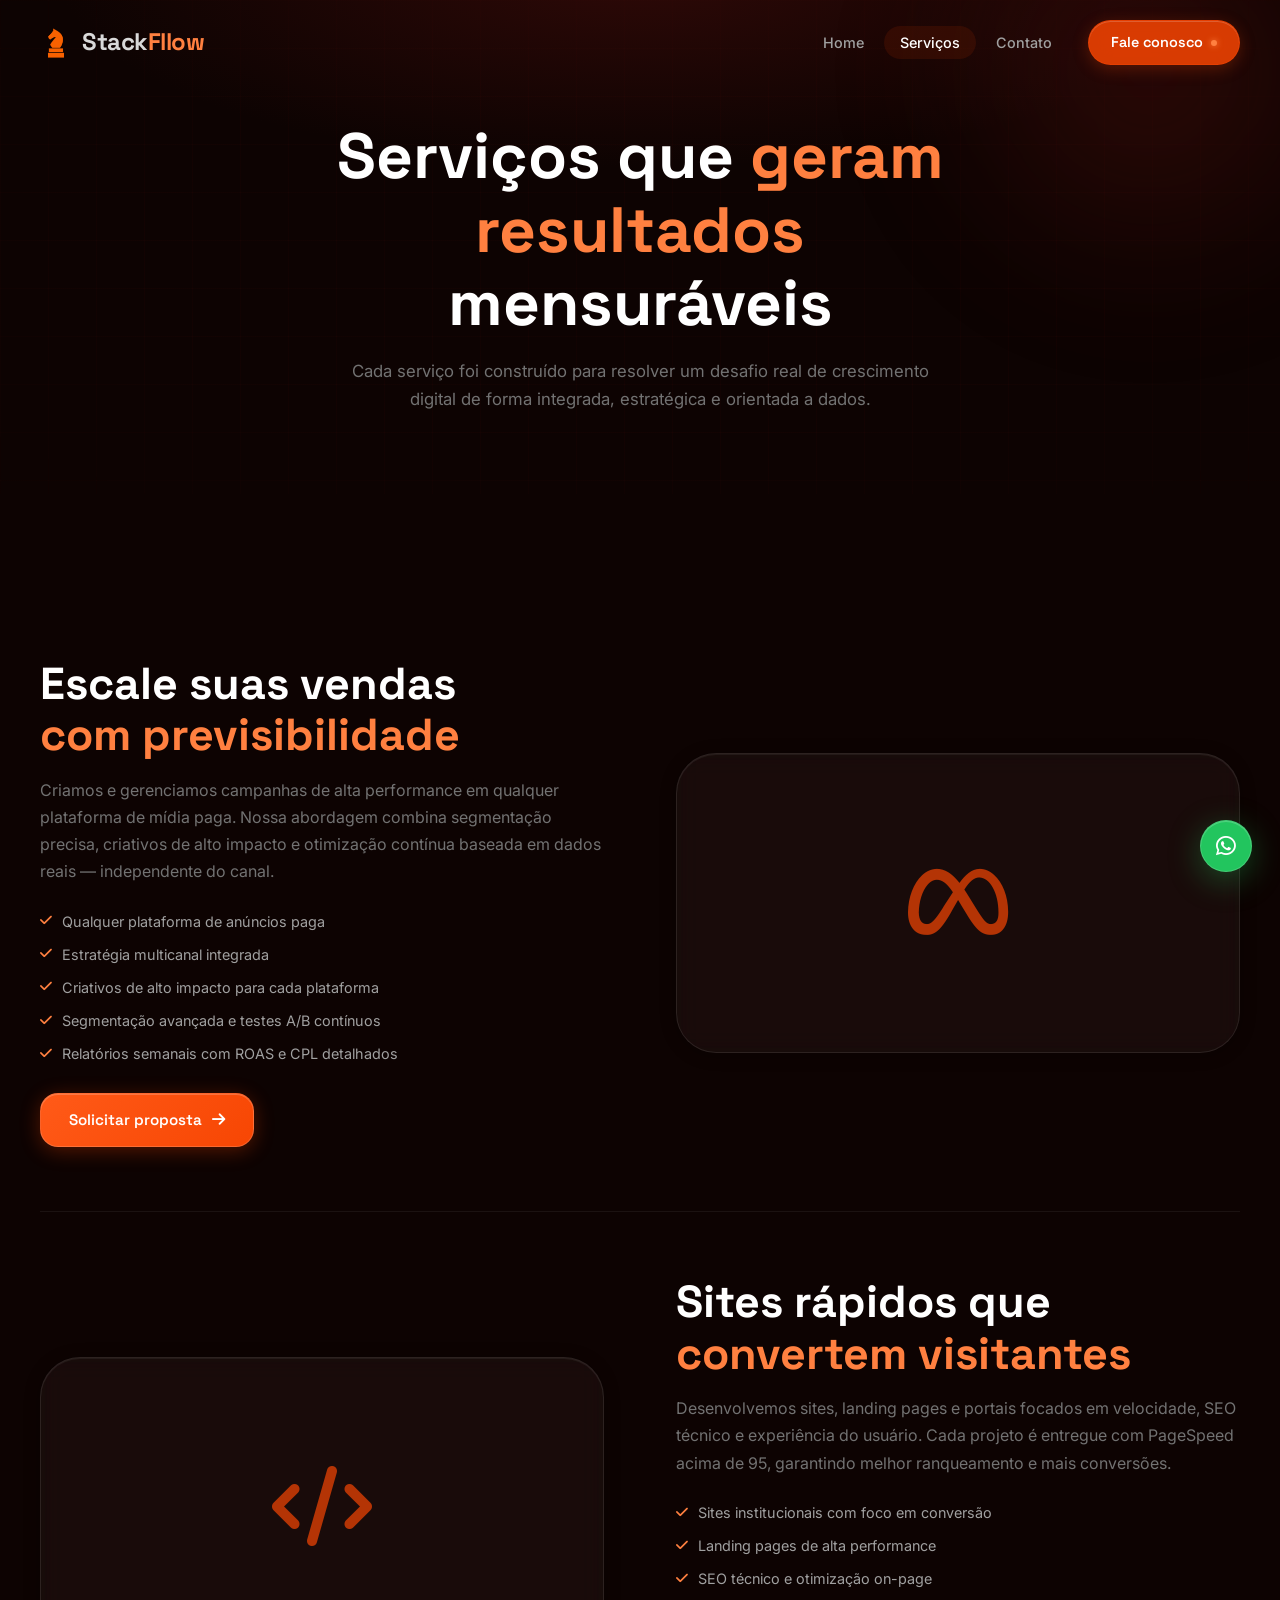
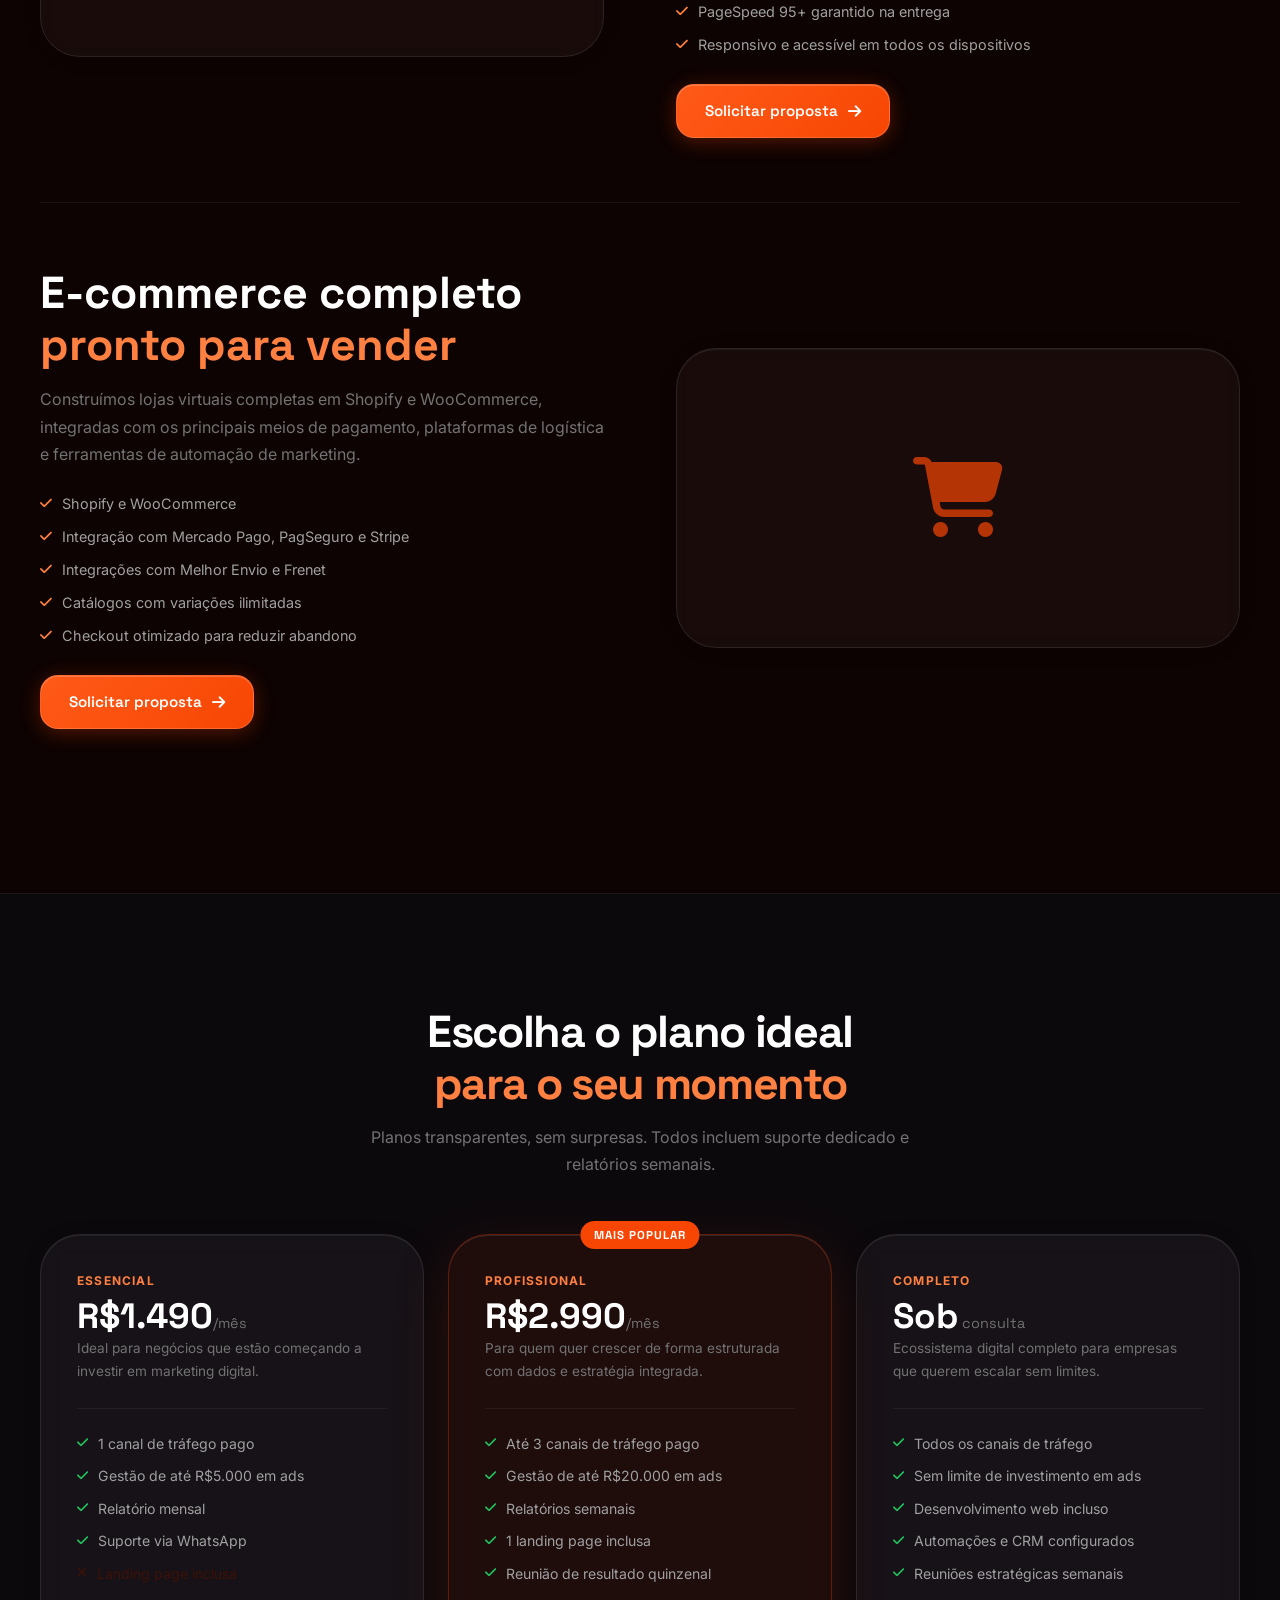
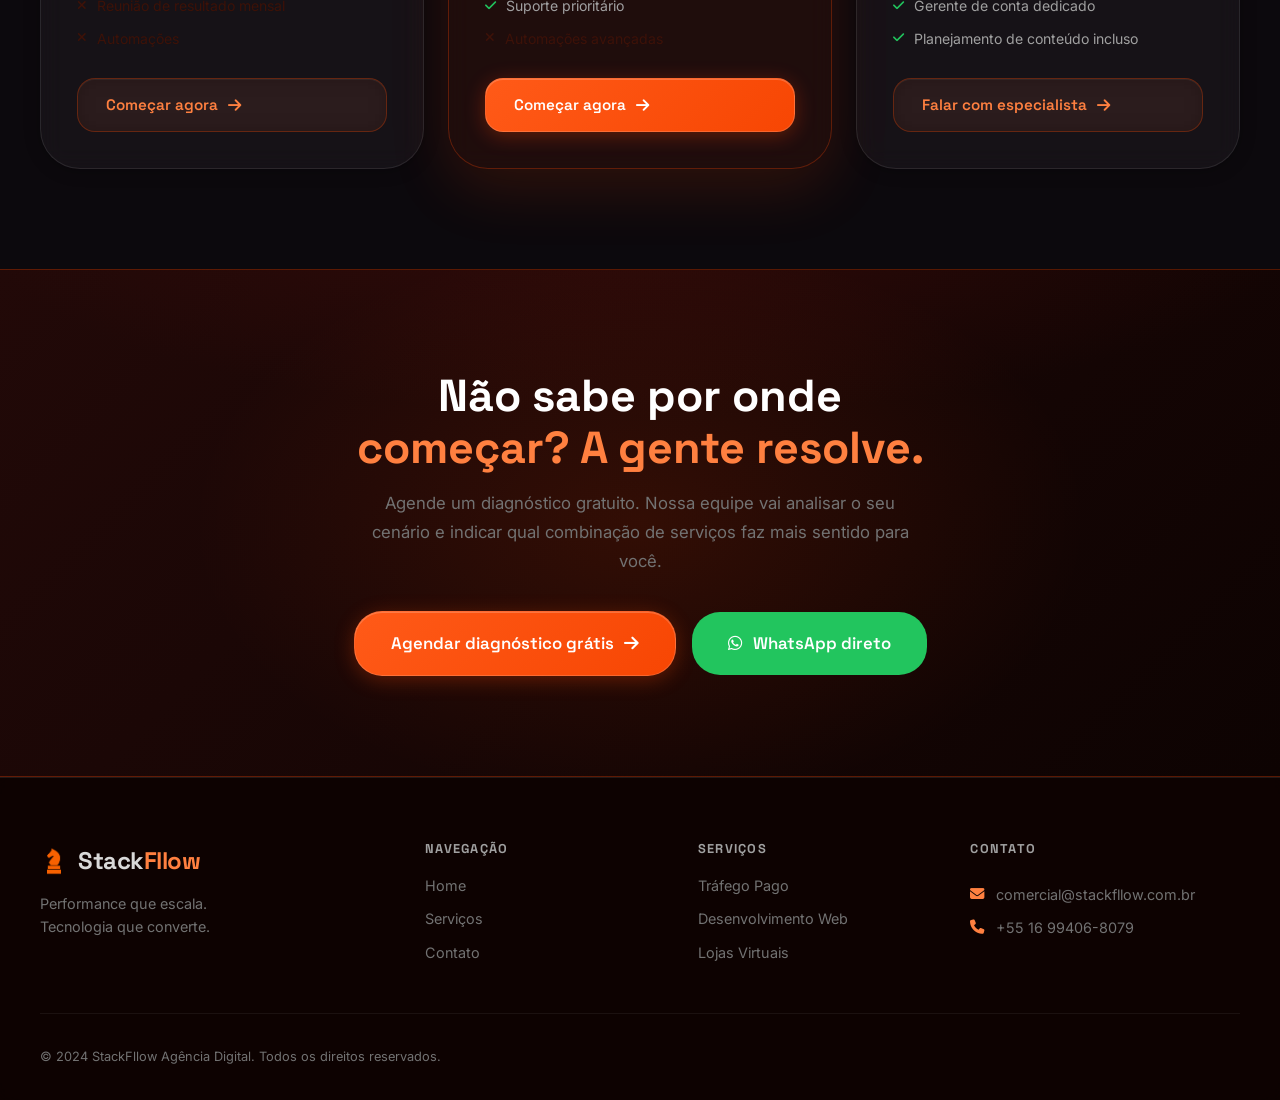
<file: servicos/index.html>
<!DOCTYPE html>
<html lang="pt-BR">
<head>
  <meta charset="UTF-8" />
  <meta name="viewport" content="width=device-width, initial-scale=1.0" />

  <!-- SEO Principal -->
  <title>Serviços | StackFllow — Tráfego Pago, Desenvolvimento Web e Lojas Virtuais</title>
  <meta name="description" content="Conheça os serviços da StackFllow: tráfego pago em qualquer plataforma, desenvolvimento web de alta performance e lojas virtuais prontas para vender." />
  <meta name="keywords" content="tráfego pago, desenvolvimento web, lojas virtuais, e-commerce, Shopify, WooCommerce, landing page, SEO, agência digital" />
  <meta name="author" content="StackFllow Agência Digital" />
  <meta name="robots" content="index, follow" />
  <link rel="canonical" href="https://stackfllow.com.br/servicos.html" />

  <!-- Open Graph -->
  <meta property="og:type" content="website" />
  <meta property="og:site_name" content="StackFllow" />
  <meta property="og:title" content="Serviços | StackFllow — Tráfego Pago, Web e Lojas Virtuais" />
  <meta property="og:description" content="Tráfego pago em qualquer plataforma, desenvolvimento web de alta performance e lojas virtuais prontas para vender." />
  <meta property="og:url" content="https://stackfllow.com.br/servicos.html" />
  <meta property="og:image" content="https://stackfllow.com.br/Logo StackFlow.png" />
  <meta property="og:locale" content="pt_BR" />

  <!-- Twitter Card -->
  <meta name="twitter:card" content="summary_large_image" />
  <meta name="twitter:title" content="Serviços | StackFllow — Tráfego Pago, Web e Lojas Virtuais" />
  <meta name="twitter:description" content="Tráfego pago em qualquer plataforma, desenvolvimento web de alta performance e lojas virtuais prontas para vender." />
  <meta name="twitter:image" content="https://stackfllow.com.br/Logo StackFlow.png" />

  <!-- Schema.org JSON-LD -->
  <script type="application/ld+json">
  {
    "@context": "https://schema.org",
    "@graph": [
      {
        "@type": "BreadcrumbList",
        "itemListElement": [
          { "@type": "ListItem", "position": 1, "name": "Home", "item": "https://stackfllow.com.br/" },
          { "@type": "ListItem", "position": 2, "name": "Serviços", "item": "https://stackfllow.com.br/servicos.html" }
        ]
      },
      {
        "@type": "ItemList",
        "name": "Serviços StackFllow",
        "itemListElement": [
          {
            "@type": "Service",
            "position": 1,
            "name": "Tráfego Pago",
            "description": "Criação e gestão de campanhas de alta performance em qualquer plataforma de mídia paga, com segmentação precisa e otimização baseada em dados.",
            "provider": { "@type": "Organization", "name": "StackFllow" }
          },
          {
            "@type": "Service",
            "position": 2,
            "name": "Desenvolvimento Web",
            "description": "Sites, landing pages e portais com foco em velocidade, SEO técnico e conversão. PageSpeed 95+ garantido.",
            "provider": { "@type": "Organization", "name": "StackFllow" }
          },
          {
            "@type": "Service",
            "position": 3,
            "name": "Lojas Virtuais",
            "description": "E-commerces completos em Shopify e WooCommerce, integrados com meios de pagamento e logística.",
            "provider": { "@type": "Organization", "name": "StackFllow" }
          }
        ]
      }
    ]
  }
  </script>

  <link rel="preconnect" href="https://fonts.googleapis.com" />
  <link rel="preconnect" href="https://fonts.gstatic.com" crossorigin />
  <link href="https://fonts.googleapis.com/css2?family=Space+Grotesk:wght@400;500;600;700;800&family=Inter:wght@400;500&display=swap" rel="stylesheet" />
  <link rel="stylesheet" href="https://cdnjs.cloudflare.com/ajax/libs/font-awesome/6.5.1/css/all.min.css" />
  <link rel="icon" href="../Logo atualizado 2.png" type="image/png" />
  <link rel="stylesheet" href="../style.css" />
</head>
<body>

  <!-- NAV -->
  <nav class="nav" id="nav">
    <div class="nav__inner">
      <a href="/" class="nav__logo">
        <img src="../Logo atualizado 2.png" class="logo-icon" alt="StackFllow" aria-hidden="true" />
        <span class="logo-name"><span class="logo-stack">Stack</span><span class="logo-flow">Fllow</span></span>
      </a>
      <ul class="nav__links" id="navLinks">
        <li><a href="/" class="nav__link">Home</a></li>
        <li><a href="/servicos" class="nav__link active">Serviços</a></li>
        <li><a href="/contato" class="nav__link">Contato</a></li>
        <li>
          <a href="/contato" class="nav__cta">Fale conosco
            <span class="nav__cta-dot"></span>
          </a>
        </li>
      </ul>
      <button class="nav__burger" id="burger" aria-label="Menu">
        <span></span><span></span><span></span>
      </button>
    </div>
  </nav>

  <div class="mobile-menu" id="mobileMenu">
    <ul>
      <li><a href="/">Home</a></li>
      <li><a href="/servicos">Serviços</a></li>
      <li><a href="/contato">Contato</a></li>
      <li><a href="/contato" class="mobile-cta">Fale conosco</a></li>
    </ul>
  </div>

  <!-- ════════════════════════════════════
       HERO
  ════════════════════════════════════ -->
  <section class="page-hero">
    <div class="page-hero__bg">
      <div class="hero__grid"></div>
      <div class="hero__orb hero__orb--1"></div>
    </div>
    <div class="container">
      <div class="page-hero__inner">
        <h1 class="reveal reveal--delay-1">
          Serviços que <em>geram resultados</em><br/>mensuráveis
        </h1>
        <p class="page-hero__sub reveal reveal--delay-2">
          Cada serviço foi construído para resolver um desafio real de crescimento digital de forma integrada, estratégica e orientada a dados.
        </p>
      </div>
    </div>
  </section>

  <!-- ════════════════════════════════════
       SERVIÇOS DETALHE
  ════════════════════════════════════ -->
  <section class="section">
    <div class="container">

      <!-- 1. Tráfego Pago -->
      <div class="sd-item">
        <div class="sd-item__content">
          <h2 class="sd-item__title reveal reveal--delay-1">Escale suas vendas<br/><em>com previsibilidade</em></h2>
          <p class="sd-item__desc reveal reveal--delay-1">Criamos e gerenciamos campanhas de alta performance em qualquer plataforma de mídia paga. Nossa abordagem combina segmentação precisa, criativos de alto impacto e otimização contínua baseada em dados reais — independente do canal.</p>
          <ul class="sd-item__features reveal reveal--delay-2">
            <li class="sd-item__feature"><i class="fa-solid fa-check"></i> Qualquer plataforma de anúncios paga</li>
            <li class="sd-item__feature"><i class="fa-solid fa-check"></i> Estratégia multicanal integrada</li>
            <li class="sd-item__feature"><i class="fa-solid fa-check"></i> Criativos de alto impacto para cada plataforma</li>
            <li class="sd-item__feature"><i class="fa-solid fa-check"></i> Segmentação avançada e testes A/B contínuos</li>
            <li class="sd-item__feature"><i class="fa-solid fa-check"></i> Relatórios semanais com ROAS e CPL detalhados</li>
          </ul>
          <div class="reveal reveal--delay-3">
            <a href="/contato" class="btn btn--primary">Solicitar proposta <i class="fa-solid fa-arrow-right"></i></a>
          </div>
        </div>
        <div class="sd-item__visual reveal reveal--delay-2">
          <div class="sd-item__icon-big"><i class="fa-brands fa-meta"></i></div>
        </div>
      </div>

      <!-- 2. Desenvolvimento Web -->
      <div class="sd-item">
        <div class="sd-item__content">
          <h2 class="sd-item__title reveal reveal--delay-1">Sites rápidos que<br/><em>convertem visitantes</em></h2>
          <p class="sd-item__desc reveal reveal--delay-1">Desenvolvemos sites, landing pages e portais focados em velocidade, SEO técnico e experiência do usuário. Cada projeto é entregue com PageSpeed acima de 95, garantindo melhor ranqueamento e mais conversões.</p>
          <ul class="sd-item__features reveal reveal--delay-2">
            <li class="sd-item__feature"><i class="fa-solid fa-check"></i> Sites institucionais com foco em conversão</li>
            <li class="sd-item__feature"><i class="fa-solid fa-check"></i> Landing pages de alta performance</li>
            <li class="sd-item__feature"><i class="fa-solid fa-check"></i> SEO técnico e otimização on-page</li>
            <li class="sd-item__feature"><i class="fa-solid fa-check"></i> PageSpeed 95+ garantido na entrega</li>
            <li class="sd-item__feature"><i class="fa-solid fa-check"></i> Responsivo e acessível em todos os dispositivos</li>
          </ul>
          <div class="reveal reveal--delay-3">
            <a href="/contato" class="btn btn--primary">Solicitar proposta <i class="fa-solid fa-arrow-right"></i></a>
          </div>
        </div>
        <div class="sd-item__visual reveal reveal--delay-2">
          <div class="sd-item__icon-big"><i class="fa-solid fa-code"></i></div>
        </div>
      </div>

      <!-- 3. Lojas Virtuais -->
      <div class="sd-item">
        <div class="sd-item__content">
          <h2 class="sd-item__title reveal reveal--delay-1">E-commerce completo<br/><em>pronto para vender</em></h2>
          <p class="sd-item__desc reveal reveal--delay-1">Construímos lojas virtuais completas em Shopify e WooCommerce, integradas com os principais meios de pagamento, plataformas de logística e ferramentas de automação de marketing.</p>
          <ul class="sd-item__features reveal reveal--delay-2">
            <li class="sd-item__feature"><i class="fa-solid fa-check"></i> Shopify e WooCommerce</li>
            <li class="sd-item__feature"><i class="fa-solid fa-check"></i> Integração com Mercado Pago, PagSeguro e Stripe</li>
            <li class="sd-item__feature"><i class="fa-solid fa-check"></i> Integrações com Melhor Envio e Frenet</li>
            <li class="sd-item__feature"><i class="fa-solid fa-check"></i> Catálogos com variações ilimitadas</li>
            <li class="sd-item__feature"><i class="fa-solid fa-check"></i> Checkout otimizado para reduzir abandono</li>
          </ul>
          <div class="reveal reveal--delay-3">
            <a href="/contato" class="btn btn--primary">Solicitar proposta <i class="fa-solid fa-arrow-right"></i></a>
          </div>
        </div>
        <div class="sd-item__visual reveal reveal--delay-2">
          <div class="sd-item__icon-big"><i class="fa-solid fa-cart-shopping"></i></div>
        </div>
      </div>


    </div>
  </section>

  <!-- ════════════════════════════════════
       PLANOS
  ════════════════════════════════════ -->
  <section class="section" style="background: rgba(13,16,24,.5); border-top: 1px solid rgba(255,255,255,.06);">
    <div class="container">
      <div class="section__head reveal">
        <h2>Escolha o plano ideal<br/><em>para o seu momento</em></h2>
        <p>Planos transparentes, sem surpresas. Todos incluem suporte dedicado e relatórios semanais.</p>
      </div>

      <div class="packages__grid">
        <div class="pkg-card reveal">
          <div class="pkg-card__name">Essencial</div>
          <div class="pkg-card__price">R$1.490<span>/mês</span></div>
          <p class="pkg-card__desc">Ideal para negócios que estão começando a investir em marketing digital.</p>
          <ul class="pkg-card__features">
            <li class="pkg-card__feature"><i class="fa-solid fa-check"></i> 1 canal de tráfego pago</li>
            <li class="pkg-card__feature"><i class="fa-solid fa-check"></i> Gestão de até R$5.000 em ads</li>
            <li class="pkg-card__feature"><i class="fa-solid fa-check"></i> Relatório mensal</li>
            <li class="pkg-card__feature"><i class="fa-solid fa-check"></i> Suporte via WhatsApp</li>
            <li class="pkg-card__feature off"><i class="fa-solid fa-xmark"></i> Landing page inclusa</li>
            <li class="pkg-card__feature off"><i class="fa-solid fa-xmark"></i> Reunião de resultado mensal</li>
            <li class="pkg-card__feature off"><i class="fa-solid fa-xmark"></i> Automações</li>
          </ul>
          <a href="/contato" class="btn btn--outline">Começar agora <i class="fa-solid fa-arrow-right"></i></a>
        </div>

        <div class="pkg-card pkg-card--featured reveal reveal--delay-1">
          <div class="pkg-card__badge">Mais popular</div>
          <div class="pkg-card__name">Profissional</div>
          <div class="pkg-card__price">R$2.990<span>/mês</span></div>
          <p class="pkg-card__desc">Para quem quer crescer de forma estruturada com dados e estratégia integrada.</p>
          <ul class="pkg-card__features">
            <li class="pkg-card__feature"><i class="fa-solid fa-check"></i> Até 3 canais de tráfego pago</li>
            <li class="pkg-card__feature"><i class="fa-solid fa-check"></i> Gestão de até R$20.000 em ads</li>
            <li class="pkg-card__feature"><i class="fa-solid fa-check"></i> Relatórios semanais</li>
            <li class="pkg-card__feature"><i class="fa-solid fa-check"></i> 1 landing page inclusa</li>
            <li class="pkg-card__feature"><i class="fa-solid fa-check"></i> Reunião de resultado quinzenal</li>
            <li class="pkg-card__feature"><i class="fa-solid fa-check"></i> Suporte prioritário</li>
            <li class="pkg-card__feature off"><i class="fa-solid fa-xmark"></i> Automações avançadas</li>
          </ul>
          <a href="/contato" class="btn btn--primary">Começar agora <i class="fa-solid fa-arrow-right"></i></a>
        </div>

        <div class="pkg-card reveal reveal--delay-2">
          <div class="pkg-card__name">Completo</div>
          <div class="pkg-card__price">Sob<span> consulta</span></div>
          <p class="pkg-card__desc">Ecossistema digital completo para empresas que querem escalar sem limites.</p>
          <ul class="pkg-card__features">
            <li class="pkg-card__feature"><i class="fa-solid fa-check"></i> Todos os canais de tráfego</li>
            <li class="pkg-card__feature"><i class="fa-solid fa-check"></i> Sem limite de investimento em ads</li>
            <li class="pkg-card__feature"><i class="fa-solid fa-check"></i> Desenvolvimento web incluso</li>
            <li class="pkg-card__feature"><i class="fa-solid fa-check"></i> Automações e CRM configurados</li>
            <li class="pkg-card__feature"><i class="fa-solid fa-check"></i> Reuniões estratégicas semanais</li>
            <li class="pkg-card__feature"><i class="fa-solid fa-check"></i> Gerente de conta dedicado</li>
            <li class="pkg-card__feature"><i class="fa-solid fa-check"></i> Planejamento de conteúdo incluso</li>
          </ul>
          <a href="/contato" class="btn btn--outline">Falar com especialista <i class="fa-solid fa-arrow-right"></i></a>
        </div>
      </div>
    </div>
  </section>

  <!-- ════════════════════════════════════
       CTA FINAL
  ════════════════════════════════════ -->
  <section class="cta-final section">
    <div class="container">
      <div class="cta-final__inner">
        <h2 class="cta-final__title reveal reveal--delay-1">
          Não sabe por onde<br/><em>começar? A gente resolve.</em>
        </h2>
        <p class="cta-final__sub reveal reveal--delay-2">
          Agende um diagnóstico gratuito. Nossa equipe vai analisar o seu cenário e indicar qual combinação de serviços faz mais sentido para você.
        </p>
        <div class="cta-final__actions reveal reveal--delay-3">
          <a href="/contato" class="btn btn--primary btn--lg">
            Agendar diagnóstico grátis
            <i class="fa-solid fa-arrow-right"></i>
          </a>
          <a href="https://wa.me/5516994068079" target="_blank" class="btn btn--whatsapp btn--lg">
            <i class="fa-brands fa-whatsapp"></i>
            WhatsApp direto
          </a>
        </div>
      </div>
    </div>
  </section>

  <!-- FOOTER -->
  <footer class="footer">
    <div class="container">
      <div class="footer__top">
        <div class="footer__brand">
          <a href="/" class="nav__logo">
        <img src="../Logo atualizado 2.png" class="logo-icon" alt="StackFllow" aria-hidden="true" />
            <span class="logo-name"><span class="logo-stack">Stack</span><span class="logo-flow">Fllow</span></span>
          </a>
          <p>Performance que escala.<br/>Tecnologia que converte.</p>
        </div>
        <div class="footer__nav">
          <h4>Navegação</h4>
          <ul>
            <li><a href="/">Home</a></li>
            <li><a href="/servicos">Serviços</a></li>
            <li><a href="/contato">Contato</a></li>
          </ul>
        </div>
        <div class="footer__nav">
          <h4>Serviços</h4>
          <ul>
            <li><a href="/servicos">Tráfego Pago</a></li>
            <li><a href="/servicos">Desenvolvimento Web</a></li>
            <li><a href="/servicos">Lojas Virtuais</a></li>
          </ul>
        </div>
        <div class="footer__contact">
          <h4>Contato</h4>
          <a href="mailto:comercial@stackfllow.com.br">
            <i class="fa-solid fa-envelope"></i>
            comercial@stackfllow.com.br
          </a>
          <a href="tel:+5516994068079">
            <i class="fa-solid fa-phone"></i>
            +55 16 99406-8079
          </a>
        </div>
      </div>
      <div class="footer__bottom">
        <p>© 2024 StackFllow Agência Digital. Todos os direitos reservados.</p>
      </div>
    </div>
  </footer>

  <a href="https://wa.me/5516994068079" target="_blank" class="wa-float" aria-label="WhatsApp">
    <i class="fa-brands fa-whatsapp"></i>
  </a>

  <script src="../script.js"></script>
</body>
</html>
</file>
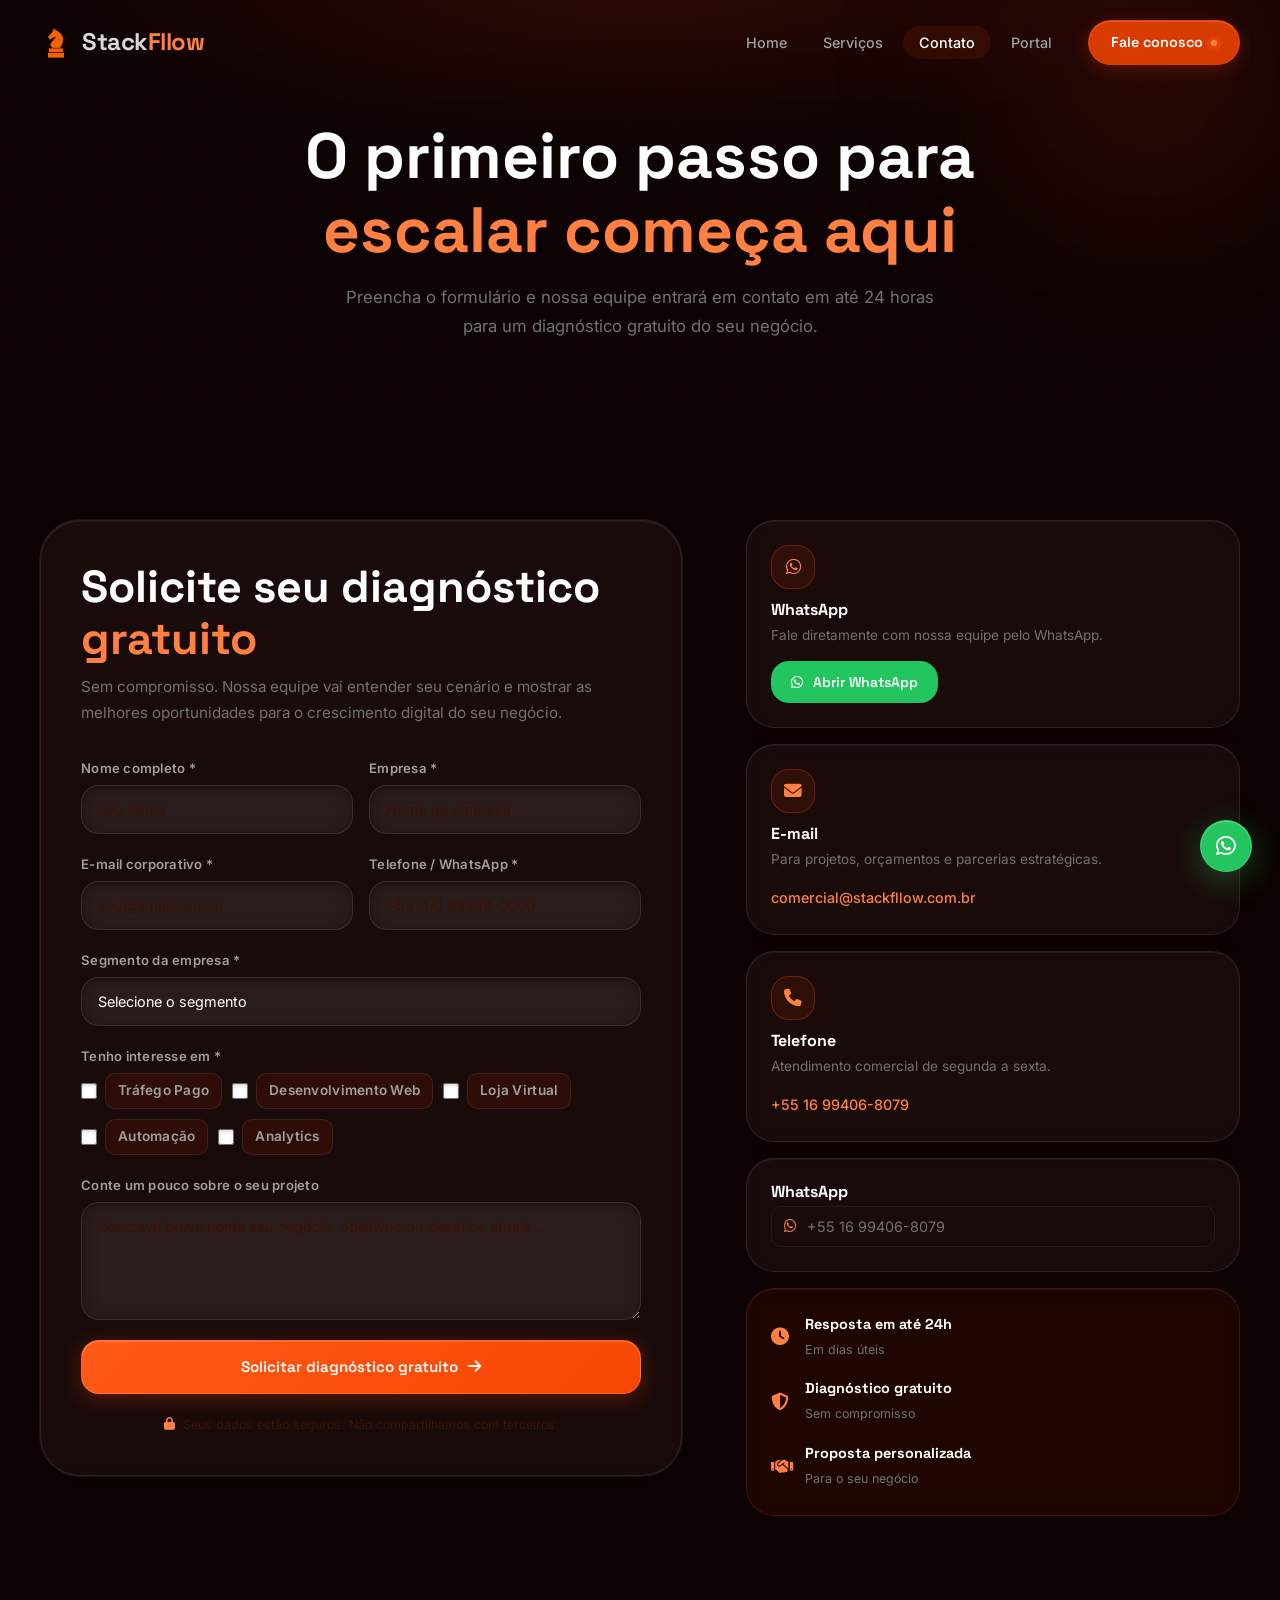
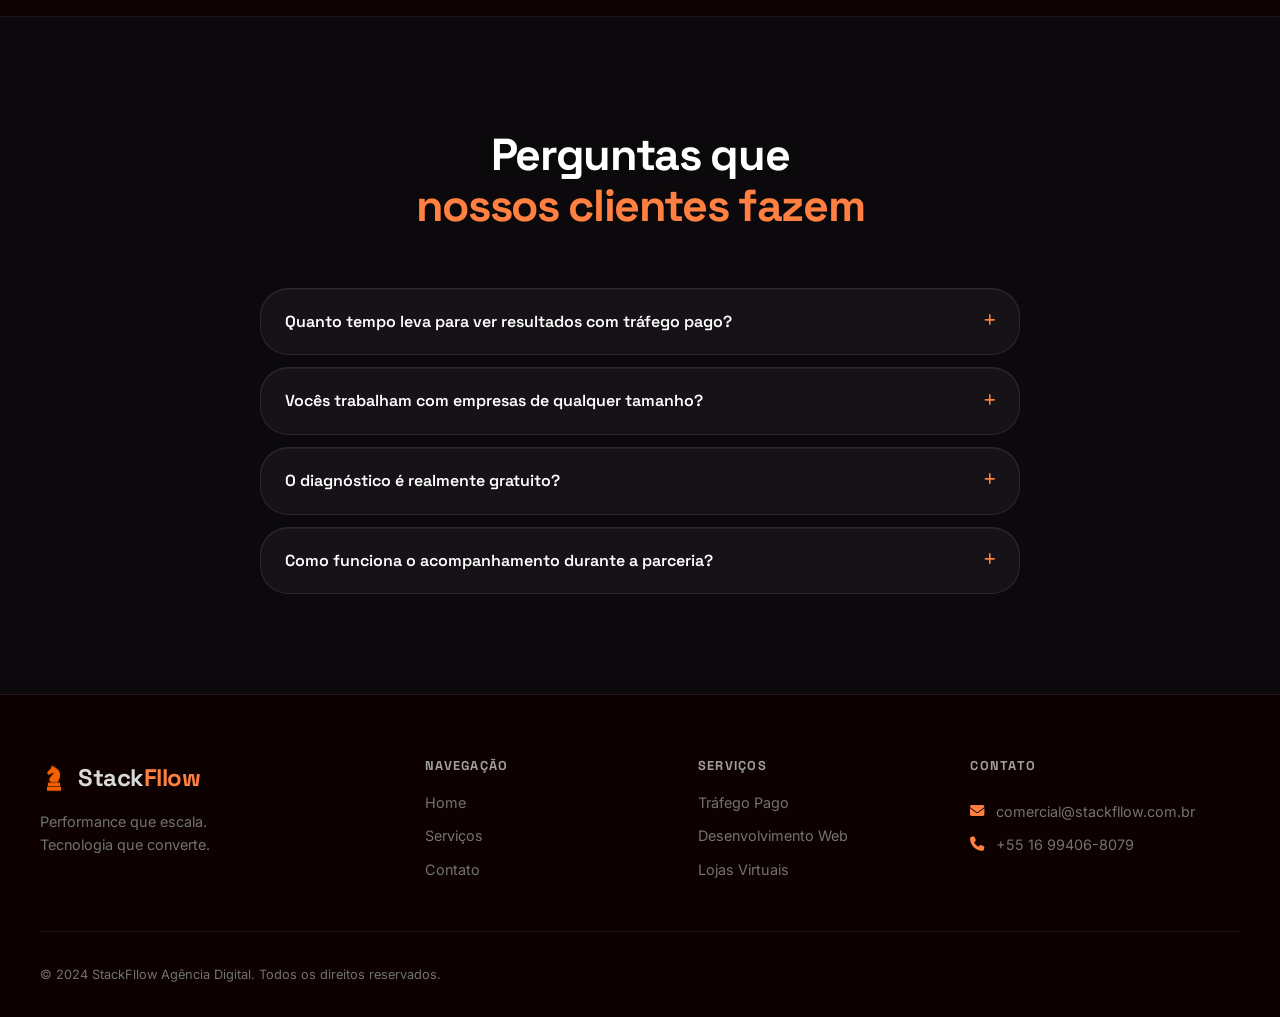
<file: contato.html>
<!DOCTYPE html>
<html lang="pt-BR">
<head>
  <meta charset="UTF-8" />
  <meta name="viewport" content="width=device-width, initial-scale=1.0" />

  <!-- SEO Principal -->
  <title>Contato | StackFllow — Diagnóstico Gratuito de Marketing Digital</title>
  <meta name="description" content="Fale com a StackFllow e agende um diagnóstico gratuito. Descubra como escalar suas vendas com tráfego pago, desenvolvimento web e lojas virtuais." />
  <meta name="keywords" content="contato agência digital, diagnóstico gratuito, tráfego pago, desenvolvimento web, marketing digital, StackFllow" />
  <meta name="author" content="StackFllow Agência Digital" />
  <meta name="robots" content="index, follow" />
  <link rel="canonical" href="https://stackfllow.com.br/contato.html" />

  <!-- Open Graph -->
  <meta property="og:type" content="website" />
  <meta property="og:site_name" content="StackFllow" />
  <meta property="og:title" content="Fale com a StackFllow | Diagnóstico Gratuito" />
  <meta property="og:description" content="Agende um diagnóstico gratuito e descubra como escalar suas vendas com performance digital." />
  <meta property="og:url" content="https://stackfllow.com.br/contato.html" />
  <meta property="og:image" content="https://stackfllow.com.br/Logo StackFlow.png" />
  <meta property="og:locale" content="pt_BR" />

  <!-- Twitter Card -->
  <meta name="twitter:card" content="summary_large_image" />
  <meta name="twitter:title" content="Fale com a StackFllow | Diagnóstico Gratuito" />
  <meta name="twitter:description" content="Agende um diagnóstico gratuito e descubra como escalar suas vendas com performance digital." />
  <meta name="twitter:image" content="https://stackfllow.com.br/Logo StackFlow.png" />

  <!-- Schema.org JSON-LD -->
  <script type="application/ld+json">
  {
    "@context": "https://schema.org",
    "@graph": [
      {
        "@type": "BreadcrumbList",
        "itemListElement": [
          { "@type": "ListItem", "position": 1, "name": "Home", "item": "https://stackfllow.com.br/" },
          { "@type": "ListItem", "position": 2, "name": "Contato", "item": "https://stackfllow.com.br/contato.html" }
        ]
      },
      {
        "@type": "ContactPage",
        "name": "Contato — StackFllow",
        "url": "https://stackfllow.com.br/contato.html",
        "description": "Entre em contato com a StackFllow para agendar um diagnóstico gratuito.",
        "publisher": {
          "@type": "Organization",
          "name": "StackFllow",
          "telephone": "+5516994068079",
          "email": "comercial@stackfllow.com.br"
        }
      }
    ]
  }
  </script>

  <link rel="preconnect" href="https://fonts.googleapis.com" />
  <link rel="preconnect" href="https://fonts.gstatic.com" crossorigin />
  <link href="https://fonts.googleapis.com/css2?family=Space+Grotesk:wght@400;500;600;700;800&family=Inter:wght@400;500&display=swap" rel="stylesheet" />
  <link rel="stylesheet" href="https://cdnjs.cloudflare.com/ajax/libs/font-awesome/6.5.1/css/all.min.css" />
  <link rel="icon" href="Logo atualizado 2.png" type="image/png" />
  <link rel="stylesheet" href="style.css" />
</head>
<body>

  <!-- NAV -->
  <nav class="nav" id="nav">
    <div class="nav__inner">
      <a href="/" class="nav__logo">
        <img src="Logo atualizado 2.png" class="logo-icon" alt="StackFllow" aria-hidden="true" />
        <span class="logo-name"><span class="logo-stack">Stack</span><span class="logo-flow">Fllow</span></span>
      </a>
      <ul class="nav__links" id="navLinks">
        <li><a href="/" class="nav__link">Home</a></li>
        <li><a href="servicos.html" class="nav__link">Serviços</a></li>
        <li><a href="contato.html" class="nav__link active">Contato</a></li>
        <li><a href="portal.html" class="nav__link">Portal</a></li>
        <li>
          <a href="contato.html" class="nav__cta">Fale conosco
            <span class="nav__cta-dot"></span>
          </a>
        </li>
      </ul>
      <button class="nav__burger" id="burger" aria-label="Menu">
        <span></span><span></span><span></span>
      </button>
    </div>
  </nav>

  <div class="mobile-menu" id="mobileMenu">
    <ul>
      <li><a href="/">Home</a></li>
      <li><a href="servicos.html">Serviços</a></li>
      <li><a href="contato.html">Contato</a></li>
      <li><a href="portal.html">Portal</a></li>
      <li><a href="contato.html" class="mobile-cta">Fale conosco</a></li>
    </ul>
  </div>

  <!-- ════════════════════════════════════
       HERO CONTATO
  ════════════════════════════════════ -->
  <section class="page-hero">
    <div class="page-hero__bg">
      <div class="hero__grid"></div>
      <div class="hero__orb hero__orb--1"></div>
    </div>
    <div class="container">
      <div class="page-hero__inner">
        <h1 class="reveal reveal--delay-1">
          O primeiro passo para<br/><em>escalar começa aqui</em>
        </h1>
        <p class="page-hero__sub reveal reveal--delay-2">
          Preencha o formulário e nossa equipe entrará em contato em até 24 horas para um diagnóstico gratuito do seu negócio.
        </p>
      </div>
    </div>
  </section>

  <!-- ════════════════════════════════════
       CONTATO PRINCIPAL
  ════════════════════════════════════ -->
  <section class="contact section">
    <div class="container">
      <div class="contact__inner">

        <!-- FORMULÁRIO -->
        <div class="contact__form-wrap reveal">
          <h2>Solicite seu diagnóstico <em>gratuito</em></h2>
          <p>Sem compromisso. Nossa equipe vai entender seu cenário e mostrar as melhores oportunidades para o crescimento digital do seu negócio.</p>

          <form class="contact__form" id="contactForm" action="https://formspree.io/f/xjgznwbe" method="POST" novalidate>
            <div class="form__row">
              <div class="form__group">
                <label for="name">Nome completo *</label>
                <input type="text" id="name" name="name" placeholder="Seu nome" required />
                <span class="form__error" id="nameError">Por favor, insira seu nome.</span>
              </div>
              <div class="form__group">
                <label for="company">Empresa *</label>
                <input type="text" id="company" name="company" placeholder="Nome da empresa" required />
                <span class="form__error" id="companyError">Por favor, insira o nome da empresa.</span>
              </div>
            </div>

            <div class="form__row">
              <div class="form__group">
                <label for="email">E-mail corporativo *</label>
                <input type="email" id="email" name="email" placeholder="seu@email.com.br" required />
                <span class="form__error" id="emailError">Insira um e-mail válido.</span>
              </div>
              <div class="form__group">
                <label for="phone">Telefone / WhatsApp *</label>
                <input type="tel" id="phone" name="phone" placeholder="+55 (14) 99999-0000" required />
                <span class="form__error" id="phoneError">Por favor, insira seu telefone.</span>
              </div>
            </div>

            <div class="form__group">
              <label for="segment">Segmento da empresa *</label>
              <select id="segment" name="segment" required>
                <option value="" disabled selected>Selecione o segmento</option>
                <option value="ecommerce">E-commerce</option>
                <option value="servicos">Serviços / Consultoria</option>
                <option value="saude">Saúde & Bem-estar</option>
                <option value="educacao">Educação & Cursos</option>
                <option value="industria">Indústria & Manufatura</option>
                <option value="imobiliario">Imobiliário</option>
                <option value="gastronomia">Gastronomia & Alimentos</option>
                <option value="outro">Outro segmento</option>
              </select>
              <span class="form__error" id="segmentError">Por favor, selecione seu segmento.</span>
            </div>

            <div class="form__group">
              <label>Tenho interesse em *</label>
              <div class="form__checkboxes">
                <label class="form__checkbox">
                  <input type="checkbox" name="interest" value="trafego" />
                  <span>Tráfego Pago</span>
                </label>
                <label class="form__checkbox">
                  <input type="checkbox" name="interest" value="web" />
                  <span>Desenvolvimento Web</span>
                </label>
                <label class="form__checkbox">
                  <input type="checkbox" name="interest" value="ecommerce" />
                  <span>Loja Virtual</span>
                </label>
                <label class="form__checkbox">
                  <input type="checkbox" name="interest" value="automacao" />
                  <span>Automação</span>
                </label>
                <label class="form__checkbox">
                  <input type="checkbox" name="interest" value="analytics" />
                  <span>Analytics</span>
                </label>
              </div>
            </div>

            <div class="form__group">
              <label for="message">Conte um pouco sobre o seu projeto</label>
              <textarea id="message" name="message" rows="4" placeholder="Descreva brevemente seu negócio, objetivos ou desafios atuais..."></textarea>
            </div>

            <button type="submit" class="btn btn--primary btn--full" id="submitBtn">
              <span>Solicitar diagnóstico gratuito</span>
              <i class="fa-solid fa-arrow-right"></i>
            </button>

            <p class="form__privacy">
              <i class="fa-solid fa-lock"></i>
              Seus dados estão seguros. Não compartilhamos com terceiros.
            </p>
          </form>

          <!-- Mensagem de sucesso -->
          <div class="form__success" id="formSuccess">
            <div class="form__success-icon">
              <i class="fa-solid fa-circle-check"></i>
            </div>
            <h3>Mensagem enviada!</h3>
            <p>Recebemos sua solicitação. Nossa equipe entrará em contato em até 24 horas para agendar seu diagnóstico gratuito.</p>
            <a href="/" class="btn btn--outline">Voltar ao início</a>
          </div>
        </div>

        <!-- INFO LATERAL -->
        <div class="contact__info">
          <div class="contact__info-card reveal reveal--delay-1">
            <div class="contact__info-icon">
              <i class="fa-brands fa-whatsapp"></i>
            </div>
            <h4>WhatsApp</h4>
            <p>Fale diretamente com nossa equipe pelo WhatsApp.</p>
            <a href="https://wa.me/5516994068079" target="_blank" class="btn btn--whatsapp btn--sm">
              <i class="fa-brands fa-whatsapp"></i>
              Abrir WhatsApp
            </a>
          </div>

          <div class="contact__info-card reveal reveal--delay-2">
            <div class="contact__info-icon">
              <i class="fa-solid fa-envelope"></i>
            </div>
            <h4>E-mail</h4>
            <p>Para projetos, orçamentos e parcerias estratégicas.</p>
            <a href="mailto:comercial@stackfllow.com.br" class="contact__info-link">
              comercial@stackfllow.com.br
            </a>
          </div>

          <div class="contact__info-card reveal reveal--delay-3">
            <div class="contact__info-icon">
              <i class="fa-solid fa-phone"></i>
            </div>
            <h4>Telefone</h4>
            <p>Atendimento comercial de segunda a sexta.</p>
            <a href="tel:+5516994068079" class="contact__info-link">
              +55 16 99406-8079
            </a>
          </div>

          <div class="contact__info-card contact__info-card--socials reveal reveal--delay-4">
            <h4>WhatsApp</h4>
            <div class="contact__socials">
              <a href="https://wa.me/5516994068079" target="_blank" aria-label="WhatsApp">
                <i class="fa-brands fa-whatsapp"></i>
                +55 16 99406-8079
              </a>
            </div>
          </div>

          <div class="contact__promise reveal">
            <div class="contact__promise-item">
              <i class="fa-solid fa-clock"></i>
              <div>
                <strong>Resposta em até 24h</strong>
                <span>Em dias úteis</span>
              </div>
            </div>
            <div class="contact__promise-item">
              <i class="fa-solid fa-shield-halved"></i>
              <div>
                <strong>Diagnóstico gratuito</strong>
                <span>Sem compromisso</span>
              </div>
            </div>
            <div class="contact__promise-item">
              <i class="fa-solid fa-handshake"></i>
              <div>
                <strong>Proposta personalizada</strong>
                <span>Para o seu negócio</span>
              </div>
            </div>
          </div>
        </div>
      </div>
    </div>
  </section>

  <!-- ════════════════════════════════════
       FAQ
  ════════════════════════════════════ -->
  <section class="faq section" style="background: rgba(13,16,24,.5); border-top: 1px solid rgba(255,255,255,.06);">
    <div class="container">
      <div class="section__head reveal">
        <h2>Perguntas que<br/><em>nossos clientes fazem</em></h2>
      </div>

      <div class="faq__list">
        <div class="faq__item reveal">
          <button class="faq__question" aria-expanded="false">
            Quanto tempo leva para ver resultados com tráfego pago?
            <i class="fa-solid fa-plus faq__icon"></i>
          </button>
          <div class="faq__answer">
            <p>Os primeiros resultados geralmente aparecem em 7 a 14 dias após o lançamento das campanhas. O período de aprendizado dos algoritmos dura cerca de 30 dias — a partir daí, com otimizações contínuas, os resultados tendem a escalar significativamente.</p>
          </div>
        </div>

        <div class="faq__item reveal reveal--delay-1">
          <button class="faq__question" aria-expanded="false">
            Vocês trabalham com empresas de qualquer tamanho?
            <i class="fa-solid fa-plus faq__icon"></i>
          </button>
          <div class="faq__answer">
            <p>Sim. Atendemos desde negócios locais e MEIs até empresas de médio porte com operações digitais consolidadas. Nossos planos foram desenhados para se adaptar ao seu momento e ao seu orçamento.</p>
          </div>
        </div>

        <div class="faq__item reveal reveal--delay-2">
          <button class="faq__question" aria-expanded="false">
            O diagnóstico é realmente gratuito?
            <i class="fa-solid fa-plus faq__icon"></i>
          </button>
          <div class="faq__answer">
            <p>Sim, 100% gratuito e sem compromisso. No diagnóstico analisamos seu cenário atual, identificamos oportunidades e apresentamos um plano de ação claro. Só seguimos em frente se a proposta fizer sentido para os dois lados.</p>
          </div>
        </div>

        <div class="faq__item reveal reveal--delay-3">
          <button class="faq__question" aria-expanded="false">
            Como funciona o acompanhamento durante a parceria?
            <i class="fa-solid fa-plus faq__icon"></i>
          </button>
          <div class="faq__answer">
            <p>Você terá acesso a um dashboard em tempo real com todas as métricas da sua conta. Além disso, entregamos relatórios semanais por e-mail e estamos disponíveis via WhatsApp para dúvidas e alinhamentos pontuais durante o horário comercial.</p>
          </div>
        </div>
      </div>
    </div>
  </section>

  <!-- FOOTER -->
  <footer class="footer">
    <div class="container">
      <div class="footer__top">
        <div class="footer__brand">
          <a href="/" class="nav__logo">
        <img src="Logo atualizado 2.png" class="logo-icon" alt="StackFllow" aria-hidden="true" />
            <span class="logo-name"><span class="logo-stack">Stack</span><span class="logo-flow">Fllow</span></span>
          </a>
          <p>Performance que escala.<br/>Tecnologia que converte.</p>
        </div>
        <div class="footer__nav">
          <h4>Navegação</h4>
          <ul>
            <li><a href="/">Home</a></li>
            <li><a href="servicos.html">Serviços</a></li>
            <li><a href="contato.html">Contato</a></li>
          </ul>
        </div>
        <div class="footer__nav">
          <h4>Serviços</h4>
          <ul>
            <li><a href="servicos.html">Tráfego Pago</a></li>
            <li><a href="servicos.html">Desenvolvimento Web</a></li>
            <li><a href="servicos.html">Lojas Virtuais</a></li>
          </ul>
        </div>
        <div class="footer__contact">
          <h4>Contato</h4>
          <a href="mailto:comercial@stackfllow.com.br">
            <i class="fa-solid fa-envelope"></i>
            comercial@stackfllow.com.br
          </a>
          <a href="tel:+5516994068079">
            <i class="fa-solid fa-phone"></i>
            +55 16 99406-8079
          </a>
        </div>
      </div>
      <div class="footer__bottom">
        <p>© 2024 StackFllow Agência Digital. Todos os direitos reservados.</p>
      </div>
    </div>
  </footer>

  <a href="https://wa.me/5516994068079" target="_blank" class="wa-float" aria-label="WhatsApp">
    <i class="fa-brands fa-whatsapp"></i>
  </a>

  <script src="script.js"></script>
</body>
</html>
</file>
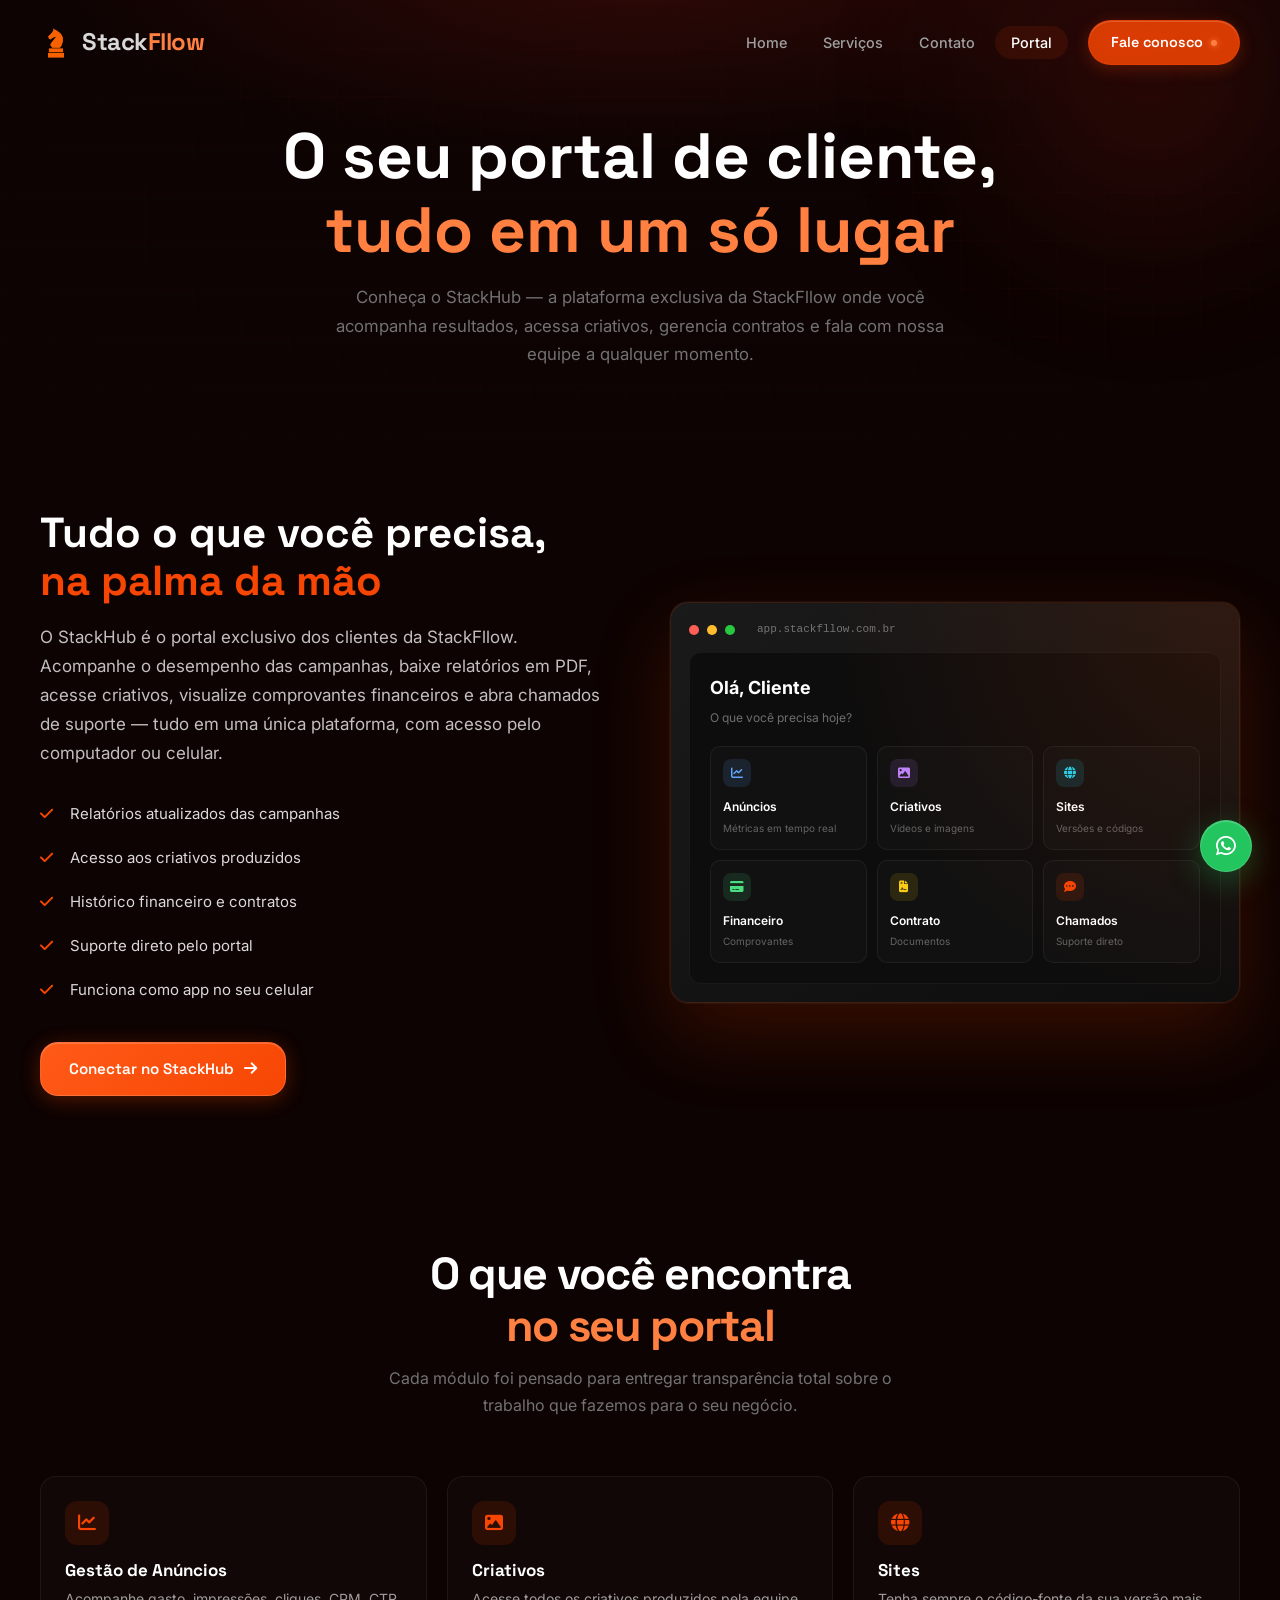
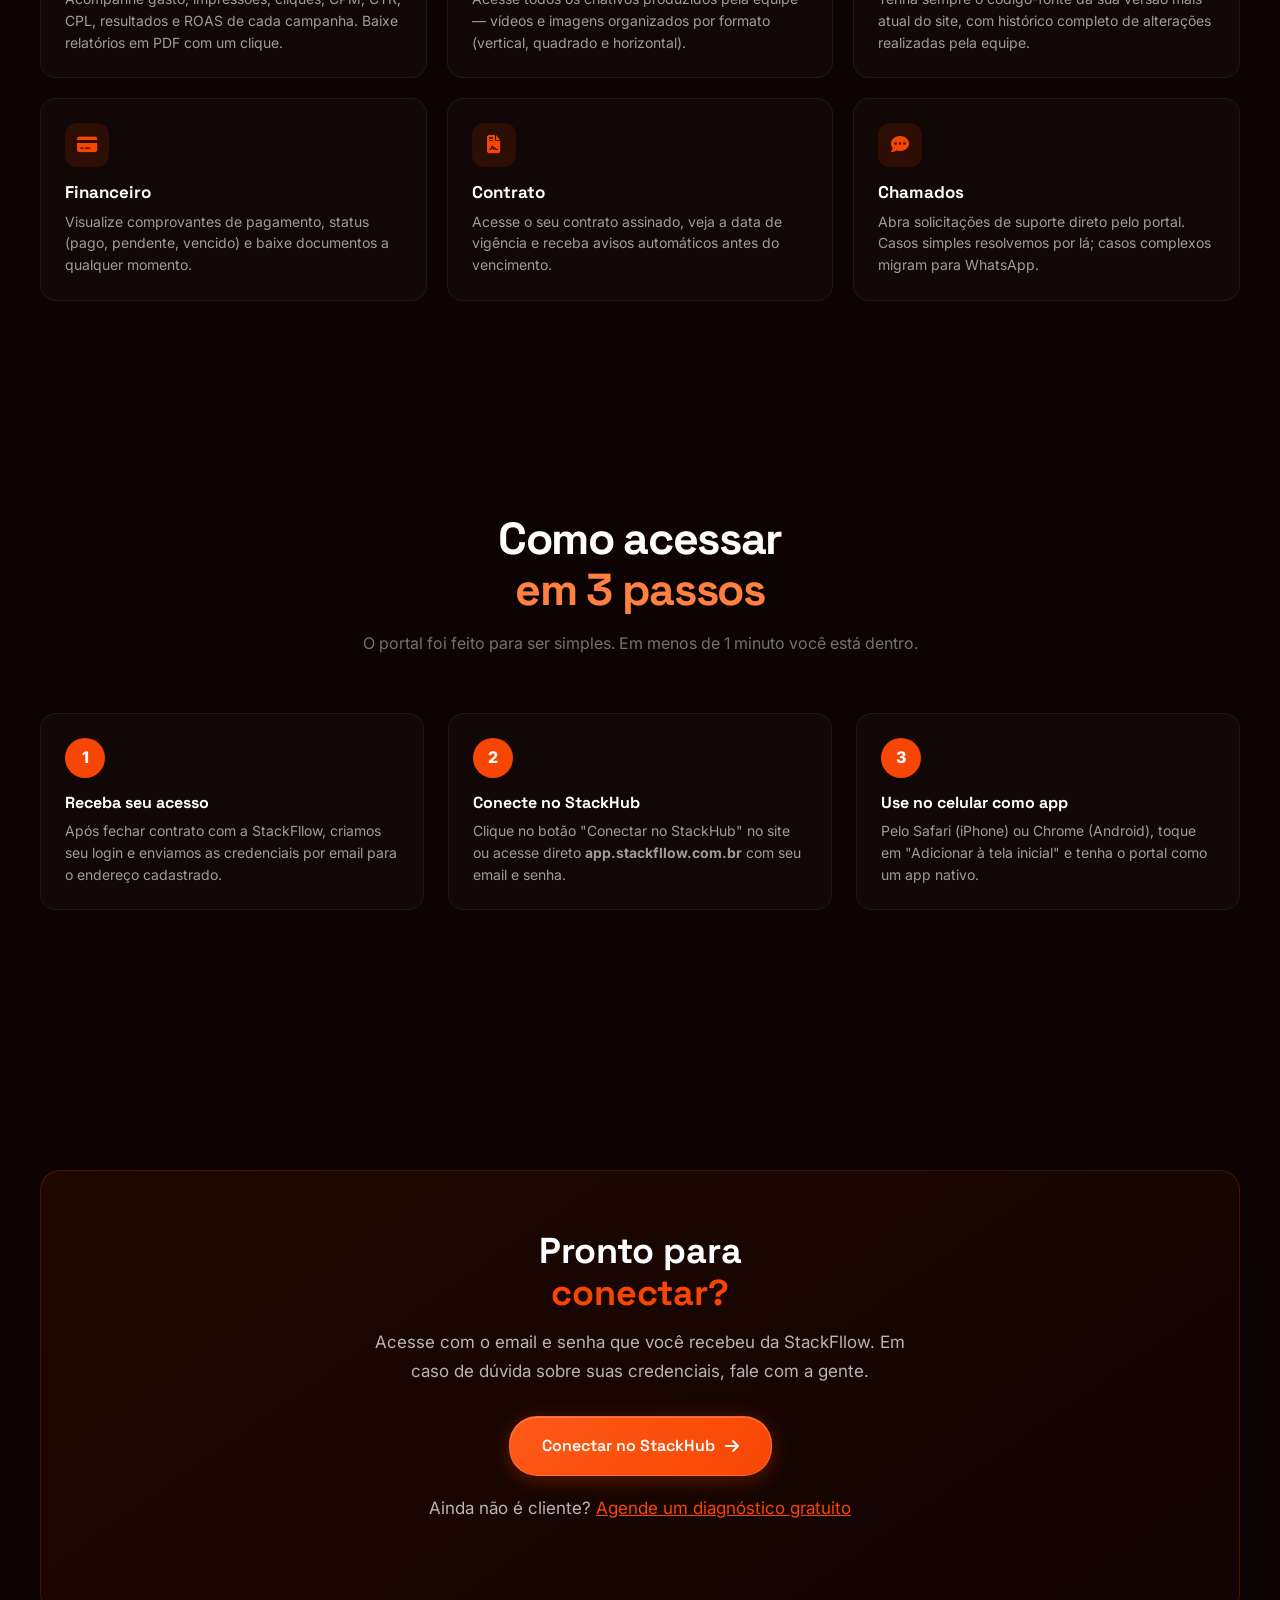
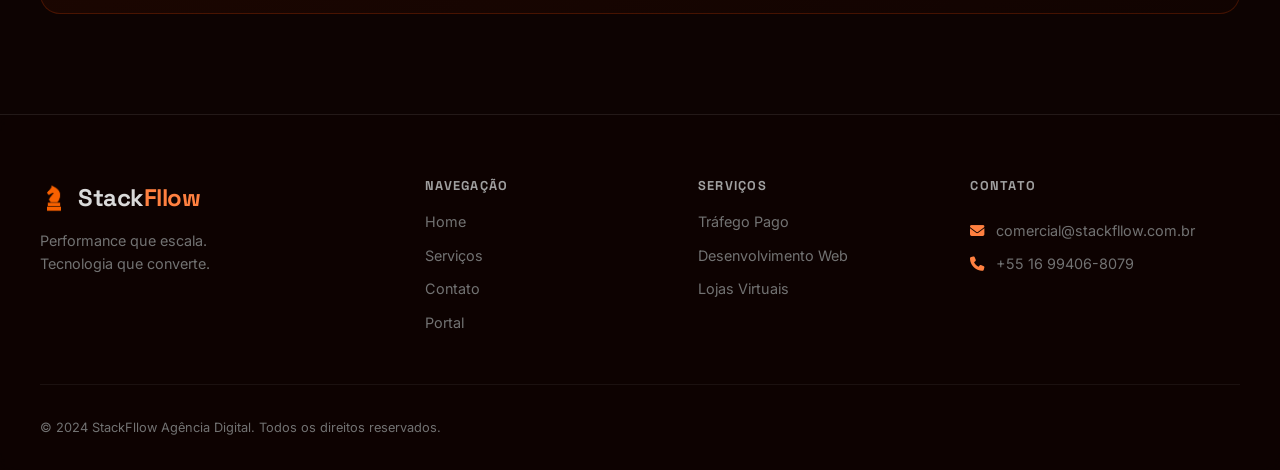
<file: portal.html>
<!DOCTYPE html>
<html lang="pt-BR">
<head>
  <meta charset="UTF-8" />
  <meta name="viewport" content="width=device-width, initial-scale=1.0" />

  <!-- SEO Principal -->
  <title>Portal do Cliente | StackHub — Acompanhe seus resultados em tempo real</title>
  <meta name="description" content="O StackHub é o portal exclusivo dos clientes da StackFllow. Acompanhe relatórios, criativos, contratos, pagamentos e abra chamados de suporte em um só lugar." />
  <meta name="keywords" content="portal do cliente, StackHub, relatórios de marketing, área do cliente, StackFllow" />
  <meta name="author" content="StackFllow Agência Digital" />
  <meta name="robots" content="index, follow" />
  <link rel="canonical" href="https://stackfllow.com.br/portal.html" />

  <!-- Open Graph -->
  <meta property="og:type" content="website" />
  <meta property="og:site_name" content="StackFllow" />
  <meta property="og:title" content="StackHub | Portal do Cliente StackFllow" />
  <meta property="og:description" content="Acompanhe relatórios, criativos, contratos e pagamentos em um portal exclusivo." />
  <meta property="og:url" content="https://stackfllow.com.br/portal.html" />
  <meta property="og:image" content="https://stackfllow.com.br/Logo StackFlow.png" />
  <meta property="og:locale" content="pt_BR" />

  <link rel="preconnect" href="https://fonts.googleapis.com" />
  <link rel="preconnect" href="https://fonts.gstatic.com" crossorigin />
  <link href="https://fonts.googleapis.com/css2?family=Space+Grotesk:wght@400;500;600;700;800&family=Inter:wght@400;500&display=swap" rel="stylesheet" />
  <link rel="stylesheet" href="https://cdnjs.cloudflare.com/ajax/libs/font-awesome/6.5.1/css/all.min.css" />
  <link rel="icon" href="Logo atualizado 2.png" type="image/png" />
  <link rel="stylesheet" href="style.css" />

  <style>
    /* ===== Estilos específicos da página /portal ===== */
    .portal-intro {
      padding: 60px 0 40px;
    }
    .portal-intro__inner {
      display: grid;
      grid-template-columns: 1fr 1fr;
      gap: 60px;
      align-items: center;
    }
    .portal-intro__text h2 {
      font-size: clamp(28px, 3.5vw, 42px);
      line-height: 1.15;
      margin-bottom: 18px;
      color: #fff;
    }
    .portal-intro__text h2 em {
      color: var(--orange);
      font-style: normal;
    }
    .portal-intro__text p {
      color: rgba(255,255,255,.75);
      font-size: 17px;
      line-height: 1.7;
      margin-bottom: 24px;
    }
    .portal-intro__features {
      list-style: none;
      padding: 0;
      margin: 0 0 30px;
    }
    .portal-intro__features li {
      display: flex;
      align-items: center;
      gap: 12px;
      padding: 10px 0;
      color: rgba(255,255,255,.85);
      font-size: 15px;
    }
    .portal-intro__features li i {
      color: var(--orange);
      flex-shrink: 0;
      width: 18px;
    }

    /* Mockup preview */
    .portal-mockup {
      position: relative;
      background: linear-gradient(145deg, #1a1a1a, #0d0d0d);
      border: 1px solid rgba(247,70,3,.18);
      border-radius: 18px;
      padding: 18px;
      box-shadow: 0 30px 80px rgba(247,70,3,.18), 0 0 0 1px rgba(255,255,255,.04);
      overflow: hidden;
    }
    .portal-mockup::before {
      content: "";
      position: absolute;
      inset: 0;
      background: radial-gradient(circle at top right, rgba(247,70,3,.12), transparent 60%);
      pointer-events: none;
    }
    .portal-mockup__head {
      display: flex;
      align-items: center;
      gap: 8px;
      margin-bottom: 14px;
    }
    .portal-mockup__dot {
      width: 10px;
      height: 10px;
      border-radius: 50%;
      background: rgba(255,255,255,.15);
    }
    .portal-mockup__dot:first-child { background: #ff5f57; }
    .portal-mockup__dot:nth-child(2) { background: #febc2e; }
    .portal-mockup__dot:nth-child(3) { background: #28c840; }
    .portal-mockup__url {
      margin-left: 14px;
      font-size: 11px;
      color: rgba(255,255,255,.4);
      font-family: monospace;
    }
    .portal-mockup__head-spacer { flex: 1; }
    .portal-mockup__body {
      background: #0d0d0d;
      border: 1px solid rgba(255,255,255,.05);
      border-radius: 12px;
      padding: 20px;
    }
    .portal-mockup__welcome {
      color: #fff;
      font-weight: 700;
      font-size: 18px;
      margin-bottom: 4px;
    }
    .portal-mockup__sub {
      color: rgba(255,255,255,.4);
      font-size: 12px;
      margin-bottom: 18px;
    }
    .portal-mockup__grid {
      display: grid;
      grid-template-columns: repeat(3, 1fr);
      gap: 10px;
    }
    .portal-mockup__card {
      background: #111;
      border: 1px solid rgba(255,255,255,.06);
      border-radius: 10px;
      padding: 12px;
    }
    .portal-mockup__icon {
      width: 28px;
      height: 28px;
      border-radius: 8px;
      background: rgba(247,70,3,.12);
      display: flex;
      align-items: center;
      justify-content: center;
      color: var(--orange);
      font-size: 12px;
      margin-bottom: 10px;
    }
    .portal-mockup__icon--blue { background: rgba(96,165,250,.12); color: #60a5fa; }
    .portal-mockup__icon--purple { background: rgba(192,132,252,.12); color: #c084fc; }
    .portal-mockup__icon--cyan { background: rgba(34,211,238,.12); color: #22d3ee; }
    .portal-mockup__icon--green { background: rgba(74,222,128,.12); color: #4ade80; }
    .portal-mockup__icon--yellow { background: rgba(250,204,21,.12); color: #facc15; }
    .portal-mockup__card-title {
      color: #fff;
      font-size: 12px;
      font-weight: 600;
      margin-bottom: 2px;
    }
    .portal-mockup__card-desc {
      color: rgba(255,255,255,.35);
      font-size: 10px;
    }

    /* Modules */
    .portal-modules-grid {
      display: grid;
      grid-template-columns: repeat(3, 1fr);
      gap: 20px;
      margin-top: 40px;
    }
    .portal-module-card {
      background: rgba(255,255,255,.02);
      border: 1px solid rgba(255,255,255,.06);
      border-radius: 16px;
      padding: 24px;
      transition: all .25s ease;
    }
    .portal-module-card:hover {
      border-color: rgba(247,70,3,.3);
      background: rgba(247,70,3,.04);
      transform: translateY(-3px);
    }
    .portal-module-card__icon {
      width: 44px;
      height: 44px;
      border-radius: 12px;
      background: rgba(247,70,3,.12);
      display: flex;
      align-items: center;
      justify-content: center;
      color: var(--orange);
      font-size: 18px;
      margin-bottom: 16px;
    }
    .portal-module-card h3 {
      color: #fff;
      font-size: 17px;
      margin-bottom: 8px;
    }
    .portal-module-card p {
      color: rgba(255,255,255,.6);
      font-size: 14px;
      line-height: 1.55;
      margin: 0;
    }

    /* Steps */
    .portal-steps {
      display: grid;
      grid-template-columns: repeat(3, 1fr);
      gap: 24px;
      margin-top: 40px;
    }
    .portal-step {
      text-align: left;
      padding: 24px;
      background: rgba(255,255,255,.02);
      border: 1px solid rgba(255,255,255,.06);
      border-radius: 16px;
    }
    .portal-step__num {
      width: 40px;
      height: 40px;
      border-radius: 50%;
      background: var(--orange);
      color: #fff;
      display: flex;
      align-items: center;
      justify-content: center;
      font-size: 16px;
      font-weight: 800;
      margin-bottom: 16px;
    }
    .portal-step h3 {
      color: #fff;
      font-size: 16px;
      margin-bottom: 8px;
    }
    .portal-step p {
      color: rgba(255,255,255,.6);
      font-size: 14px;
      line-height: 1.55;
      margin: 0;
    }

    /* Big CTA */
    .portal-cta {
      text-align: center;
      padding: 60px 40px;
      background: linear-gradient(145deg, rgba(247,70,3,.08), rgba(247,70,3,.02));
      border: 1px solid rgba(247,70,3,.2);
      border-radius: 20px;
      margin-top: 60px;
    }
    .portal-cta h2 {
      font-size: clamp(26px, 3vw, 36px);
      color: #fff;
      margin-bottom: 14px;
    }
    .portal-cta h2 em {
      color: var(--orange);
      font-style: normal;
    }
    .portal-cta p {
      color: rgba(255,255,255,.7);
      font-size: 17px;
      margin-bottom: 30px;
      max-width: 540px;
      margin-left: auto;
      margin-right: auto;
    }
    .portal-cta .btn {
      font-size: 16px;
      padding: 16px 32px;
    }
    .portal-cta__note {
      color: rgba(255,255,255,.45);
      font-size: 13px;
      margin-top: 18px !important;
    }

    @media (max-width: 900px) {
      .portal-intro__inner { grid-template-columns: 1fr; gap: 40px; }
      .portal-modules-grid { grid-template-columns: 1fr; }
      .portal-steps { grid-template-columns: 1fr; }
      .portal-mockup__grid { grid-template-columns: repeat(2, 1fr); }
      .portal-cta { padding: 40px 24px; }
    }
  </style>
</head>
<body>

  <!-- NAV -->
  <nav class="nav" id="nav">
    <div class="nav__inner">
      <a href="/" class="nav__logo">
        <img src="Logo atualizado 2.png" class="logo-icon" alt="StackFllow" aria-hidden="true" />
        <span class="logo-name"><span class="logo-stack">Stack</span><span class="logo-flow">Fllow</span></span>
      </a>
      <ul class="nav__links" id="navLinks">
        <li><a href="/" class="nav__link">Home</a></li>
        <li><a href="servicos.html" class="nav__link">Serviços</a></li>
        <li><a href="contato.html" class="nav__link">Contato</a></li>
        <li><a href="portal.html" class="nav__link active">Portal</a></li>
        <li>
          <a href="contato.html" class="nav__cta">Fale conosco
            <span class="nav__cta-dot"></span>
          </a>
        </li>
      </ul>
      <button class="nav__burger" id="burger" aria-label="Menu">
        <span></span><span></span><span></span>
      </button>
    </div>
  </nav>

  <div class="mobile-menu" id="mobileMenu">
    <ul>
      <li><a href="/">Home</a></li>
      <li><a href="servicos.html">Serviços</a></li>
      <li><a href="contato.html">Contato</a></li>
      <li><a href="portal.html">Portal</a></li>
      <li><a href="contato.html" class="mobile-cta">Fale conosco</a></li>
    </ul>
  </div>

  <!-- ════════════════════════════════════
       HERO
  ════════════════════════════════════ -->
  <section class="page-hero">
    <div class="page-hero__bg">
      <div class="hero__grid"></div>
      <div class="hero__orb hero__orb--1"></div>
    </div>
    <div class="container">
      <div class="page-hero__inner">
        <h1 class="reveal reveal--delay-1">
          O seu portal de cliente,<br/><em>tudo em um só lugar</em>
        </h1>
        <p class="page-hero__sub reveal reveal--delay-2">
          Conheça o StackHub — a plataforma exclusiva da StackFllow onde você acompanha resultados,
          acessa criativos, gerencia contratos e fala com nossa equipe a qualquer momento.
        </p>
      </div>
    </div>
  </section>

  <!-- ════════════════════════════════════
       INTRO: O QUE É + MOCKUP
  ════════════════════════════════════ -->
  <section class="section portal-intro">
    <div class="container">
      <div class="portal-intro__inner">
        <div class="portal-intro__text">
          <h2 class="reveal reveal--delay-1">
            Tudo o que você precisa,<br/><em>na palma da mão</em>
          </h2>
          <p class="reveal reveal--delay-1">
            O StackHub é o portal exclusivo dos clientes da StackFllow. Acompanhe o desempenho das
            campanhas, baixe relatórios em PDF, acesse criativos, visualize comprovantes financeiros e
            abra chamados de suporte — tudo em uma única plataforma, com acesso pelo computador ou celular.
          </p>
          <ul class="portal-intro__features reveal reveal--delay-2">
            <li><i class="fa-solid fa-check"></i> Relatórios atualizados das campanhas</li>
            <li><i class="fa-solid fa-check"></i> Acesso aos criativos produzidos</li>
            <li><i class="fa-solid fa-check"></i> Histórico financeiro e contratos</li>
            <li><i class="fa-solid fa-check"></i> Suporte direto pelo portal</li>
            <li><i class="fa-solid fa-check"></i> Funciona como app no seu celular</li>
          </ul>
          <div class="reveal reveal--delay-3">
            <a href="https://app.stackfllow.com.br/login" class="btn btn--primary">
              Conectar no StackHub <i class="fa-solid fa-arrow-right"></i>
            </a>
          </div>
        </div>

        <!-- Mockup -->
        <div class="portal-mockup reveal reveal--delay-2">
          <div class="portal-mockup__head">
            <span class="portal-mockup__dot"></span>
            <span class="portal-mockup__dot"></span>
            <span class="portal-mockup__dot"></span>
            <span class="portal-mockup__url">app.stackfllow.com.br</span>
            <span class="portal-mockup__head-spacer"></span>
          </div>
          <div class="portal-mockup__body">
            <p class="portal-mockup__welcome">Olá, Cliente</p>
            <p class="portal-mockup__sub">O que você precisa hoje?</p>
            <div class="portal-mockup__grid">
              <div class="portal-mockup__card">
                <div class="portal-mockup__icon portal-mockup__icon--blue"><i class="fa-solid fa-chart-line"></i></div>
                <p class="portal-mockup__card-title">Anúncios</p>
                <p class="portal-mockup__card-desc">Métricas em tempo real</p>
              </div>
              <div class="portal-mockup__card">
                <div class="portal-mockup__icon portal-mockup__icon--purple"><i class="fa-solid fa-image"></i></div>
                <p class="portal-mockup__card-title">Criativos</p>
                <p class="portal-mockup__card-desc">Vídeos e imagens</p>
              </div>
              <div class="portal-mockup__card">
                <div class="portal-mockup__icon portal-mockup__icon--cyan"><i class="fa-solid fa-globe"></i></div>
                <p class="portal-mockup__card-title">Sites</p>
                <p class="portal-mockup__card-desc">Versões e códigos</p>
              </div>
              <div class="portal-mockup__card">
                <div class="portal-mockup__icon portal-mockup__icon--green"><i class="fa-solid fa-credit-card"></i></div>
                <p class="portal-mockup__card-title">Financeiro</p>
                <p class="portal-mockup__card-desc">Comprovantes</p>
              </div>
              <div class="portal-mockup__card">
                <div class="portal-mockup__icon portal-mockup__icon--yellow"><i class="fa-solid fa-file-contract"></i></div>
                <p class="portal-mockup__card-title">Contrato</p>
                <p class="portal-mockup__card-desc">Documentos</p>
              </div>
              <div class="portal-mockup__card">
                <div class="portal-mockup__icon"><i class="fa-solid fa-comment-dots"></i></div>
                <p class="portal-mockup__card-title">Chamados</p>
                <p class="portal-mockup__card-desc">Suporte direto</p>
              </div>
            </div>
          </div>
        </div>
      </div>
    </div>
  </section>

  <!-- ════════════════════════════════════
       MÓDULOS
  ════════════════════════════════════ -->
  <section class="section">
    <div class="container">
      <div class="section__head reveal">
        <h2>O que você encontra<br/><em>no seu portal</em></h2>
        <p>Cada módulo foi pensado para entregar transparência total sobre o trabalho que fazemos para o seu negócio.</p>
      </div>

      <div class="portal-modules-grid">
        <div class="portal-module-card reveal reveal--delay-1">
          <div class="portal-module-card__icon"><i class="fa-solid fa-chart-line"></i></div>
          <h3>Gestão de Anúncios</h3>
          <p>Acompanhe gasto, impressões, cliques, CPM, CTR, CPL, resultados e ROAS de cada campanha. Baixe relatórios em PDF com um clique.</p>
        </div>
        <div class="portal-module-card reveal reveal--delay-2">
          <div class="portal-module-card__icon"><i class="fa-solid fa-image"></i></div>
          <h3>Criativos</h3>
          <p>Acesse todos os criativos produzidos pela equipe — vídeos e imagens organizados por formato (vertical, quadrado e horizontal).</p>
        </div>
        <div class="portal-module-card reveal reveal--delay-3">
          <div class="portal-module-card__icon"><i class="fa-solid fa-globe"></i></div>
          <h3>Sites</h3>
          <p>Tenha sempre o código-fonte da sua versão mais atual do site, com histórico completo de alterações realizadas pela equipe.</p>
        </div>
        <div class="portal-module-card reveal reveal--delay-1">
          <div class="portal-module-card__icon"><i class="fa-solid fa-credit-card"></i></div>
          <h3>Financeiro</h3>
          <p>Visualize comprovantes de pagamento, status (pago, pendente, vencido) e baixe documentos a qualquer momento.</p>
        </div>
        <div class="portal-module-card reveal reveal--delay-2">
          <div class="portal-module-card__icon"><i class="fa-solid fa-file-contract"></i></div>
          <h3>Contrato</h3>
          <p>Acesse o seu contrato assinado, veja a data de vigência e receba avisos automáticos antes do vencimento.</p>
        </div>
        <div class="portal-module-card reveal reveal--delay-3">
          <div class="portal-module-card__icon"><i class="fa-solid fa-comment-dots"></i></div>
          <h3>Chamados</h3>
          <p>Abra solicitações de suporte direto pelo portal. Casos simples resolvemos por lá; casos complexos migram para WhatsApp.</p>
        </div>
      </div>
    </div>
  </section>

  <!-- ════════════════════════════════════
       COMO ACESSAR
  ════════════════════════════════════ -->
  <section class="section">
    <div class="container">
      <div class="section__head reveal">
        <h2>Como acessar<br/><em>em 3 passos</em></h2>
        <p>O portal foi feito para ser simples. Em menos de 1 minuto você está dentro.</p>
      </div>

      <div class="portal-steps">
        <div class="portal-step reveal reveal--delay-1">
          <div class="portal-step__num">1</div>
          <h3>Receba seu acesso</h3>
          <p>Após fechar contrato com a StackFllow, criamos seu login e enviamos as credenciais por email para o endereço cadastrado.</p>
        </div>
        <div class="portal-step reveal reveal--delay-2">
          <div class="portal-step__num">2</div>
          <h3>Conecte no StackHub</h3>
          <p>Clique no botão "Conectar no StackHub" no site ou acesse direto <strong>app.stackfllow.com.br</strong> com seu email e senha.</p>
        </div>
        <div class="portal-step reveal reveal--delay-3">
          <div class="portal-step__num">3</div>
          <h3>Use no celular como app</h3>
          <p>Pelo Safari (iPhone) ou Chrome (Android), toque em "Adicionar à tela inicial" e tenha o portal como um app nativo.</p>
        </div>
      </div>
    </div>
  </section>

  <!-- ════════════════════════════════════
       CTA FINAL
  ════════════════════════════════════ -->
  <section class="section">
    <div class="container">
      <div class="portal-cta reveal">
        <h2>Pronto para<br/><em>conectar?</em></h2>
        <p>Acesse com o email e senha que você recebeu da StackFllow. Em caso de dúvida sobre suas credenciais, fale com a gente.</p>
        <a href="https://app.stackfllow.com.br/login" class="btn btn--primary btn--lg">
          Conectar no StackHub <i class="fa-solid fa-arrow-right"></i>
        </a>
        <p class="portal-cta__note">
          Ainda não é cliente?
          <a href="contato.html" style="color: var(--orange); text-decoration: underline;">Agende um diagnóstico gratuito</a>
        </p>
      </div>
    </div>
  </section>

  <!-- FOOTER -->
  <footer class="footer">
    <div class="container">
      <div class="footer__top">
        <div class="footer__brand">
          <a href="/" class="nav__logo">
            <img src="Logo atualizado 2.png" class="logo-icon" alt="StackFllow" aria-hidden="true" />
            <span class="logo-name"><span class="logo-stack">Stack</span><span class="logo-flow">Fllow</span></span>
          </a>
          <p>Performance que escala.<br/>Tecnologia que converte.</p>
        </div>
        <div class="footer__nav">
          <h4>Navegação</h4>
          <ul>
            <li><a href="/">Home</a></li>
            <li><a href="servicos.html">Serviços</a></li>
            <li><a href="contato.html">Contato</a></li>
            <li><a href="portal.html">Portal</a></li>
          </ul>
        </div>
        <div class="footer__nav">
          <h4>Serviços</h4>
          <ul>
            <li><a href="servicos.html">Tráfego Pago</a></li>
            <li><a href="servicos.html">Desenvolvimento Web</a></li>
            <li><a href="servicos.html">Lojas Virtuais</a></li>
          </ul>
        </div>
        <div class="footer__contact">
          <h4>Contato</h4>
          <a href="mailto:comercial@stackfllow.com.br">
            <i class="fa-solid fa-envelope"></i>
            comercial@stackfllow.com.br
          </a>
          <a href="tel:+5516994068079">
            <i class="fa-solid fa-phone"></i>
            +55 16 99406-8079
          </a>
        </div>
      </div>
      <div class="footer__bottom">
        <p>© 2024 StackFllow Agência Digital. Todos os direitos reservados.</p>
      </div>
    </div>
  </footer>

  <a href="https://wa.me/5516994068079" target="_blank" class="wa-float" aria-label="WhatsApp">
    <i class="fa-brands fa-whatsapp"></i>
  </a>

  <script src="script.js"></script>
</body>
</html>
</file>
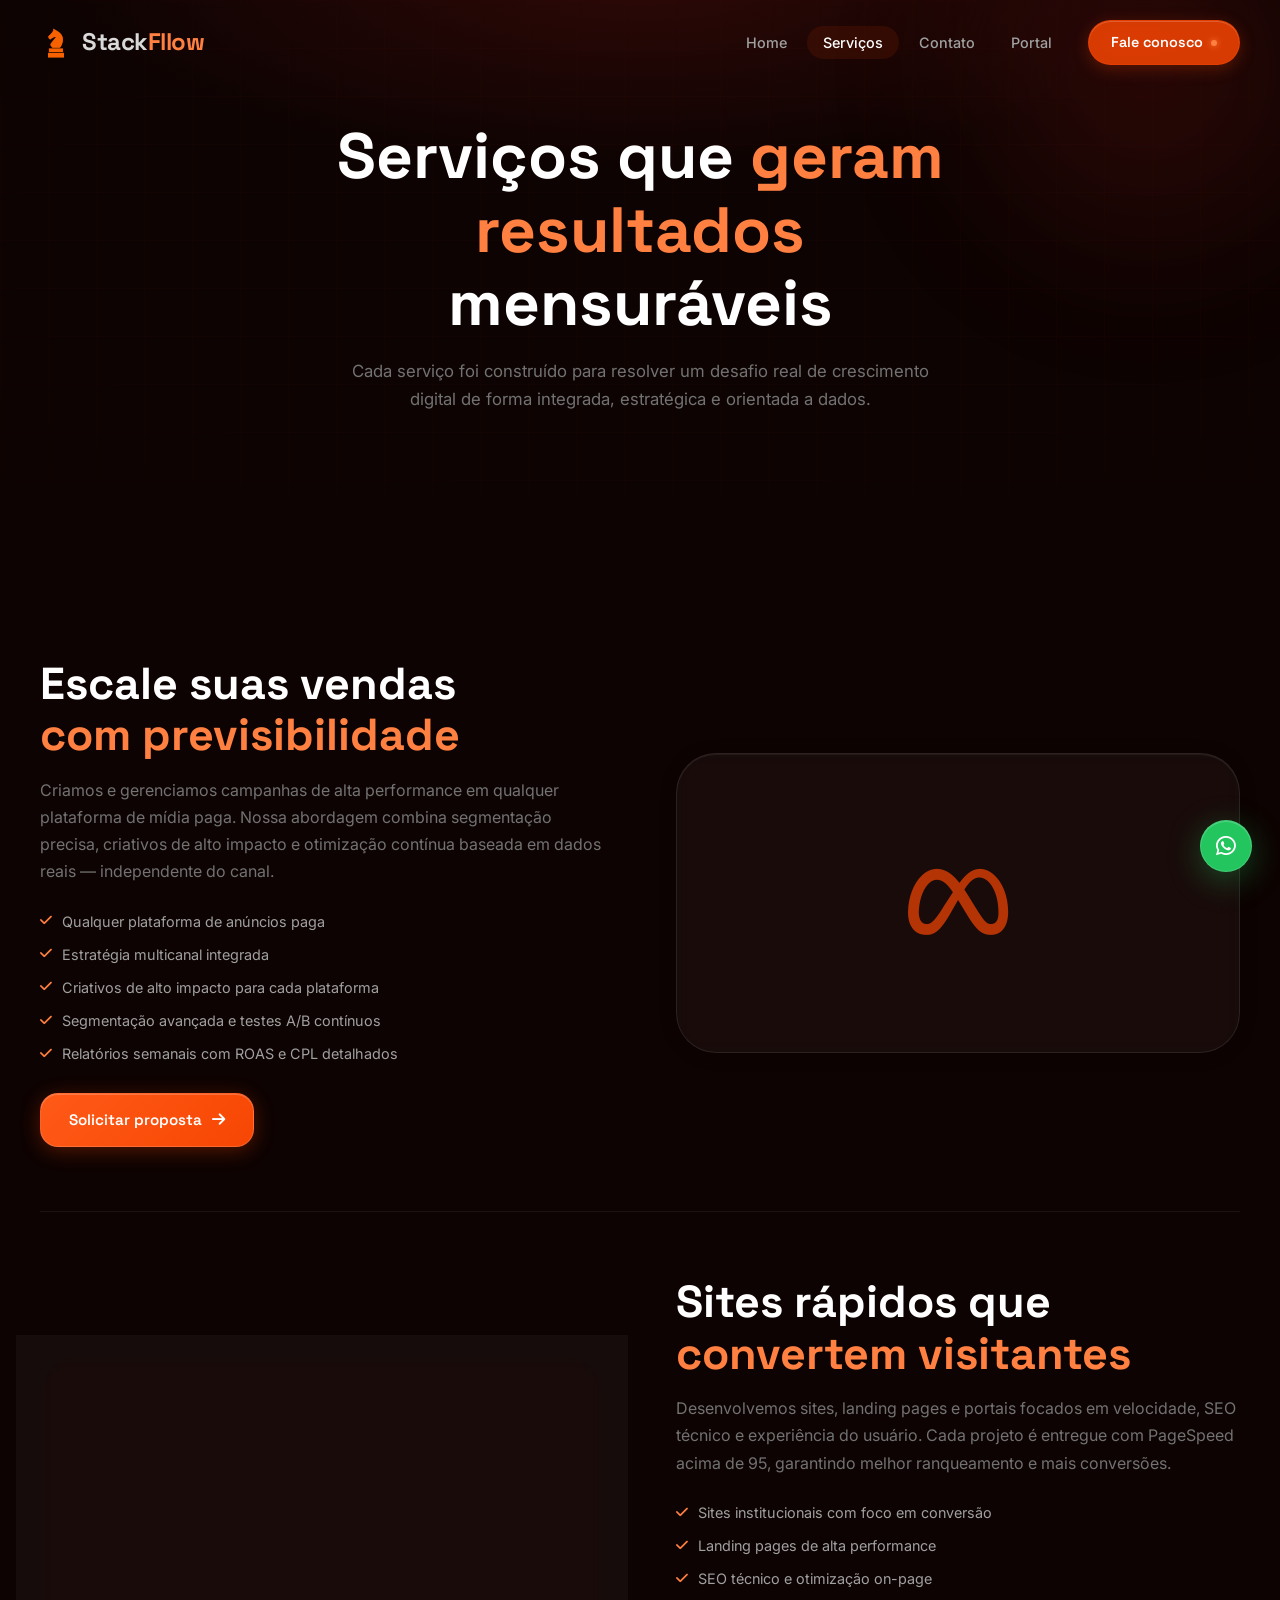
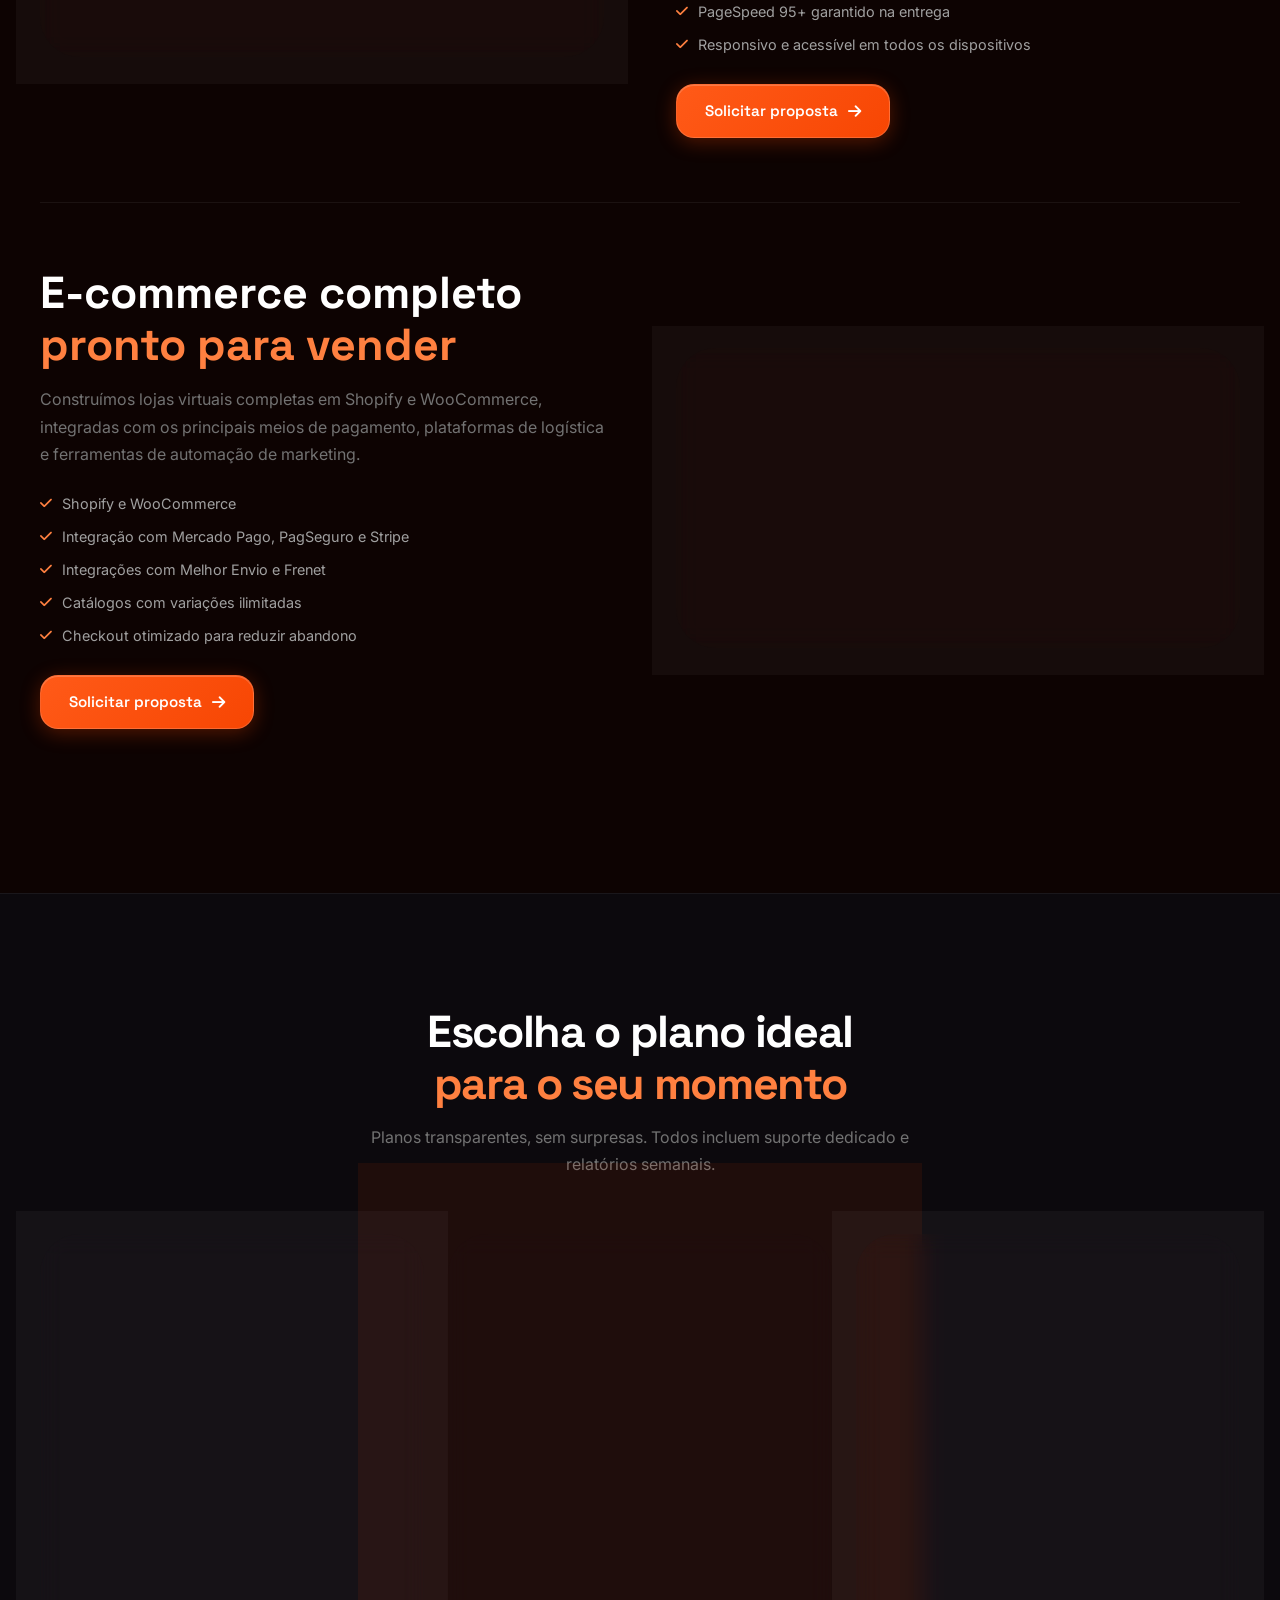
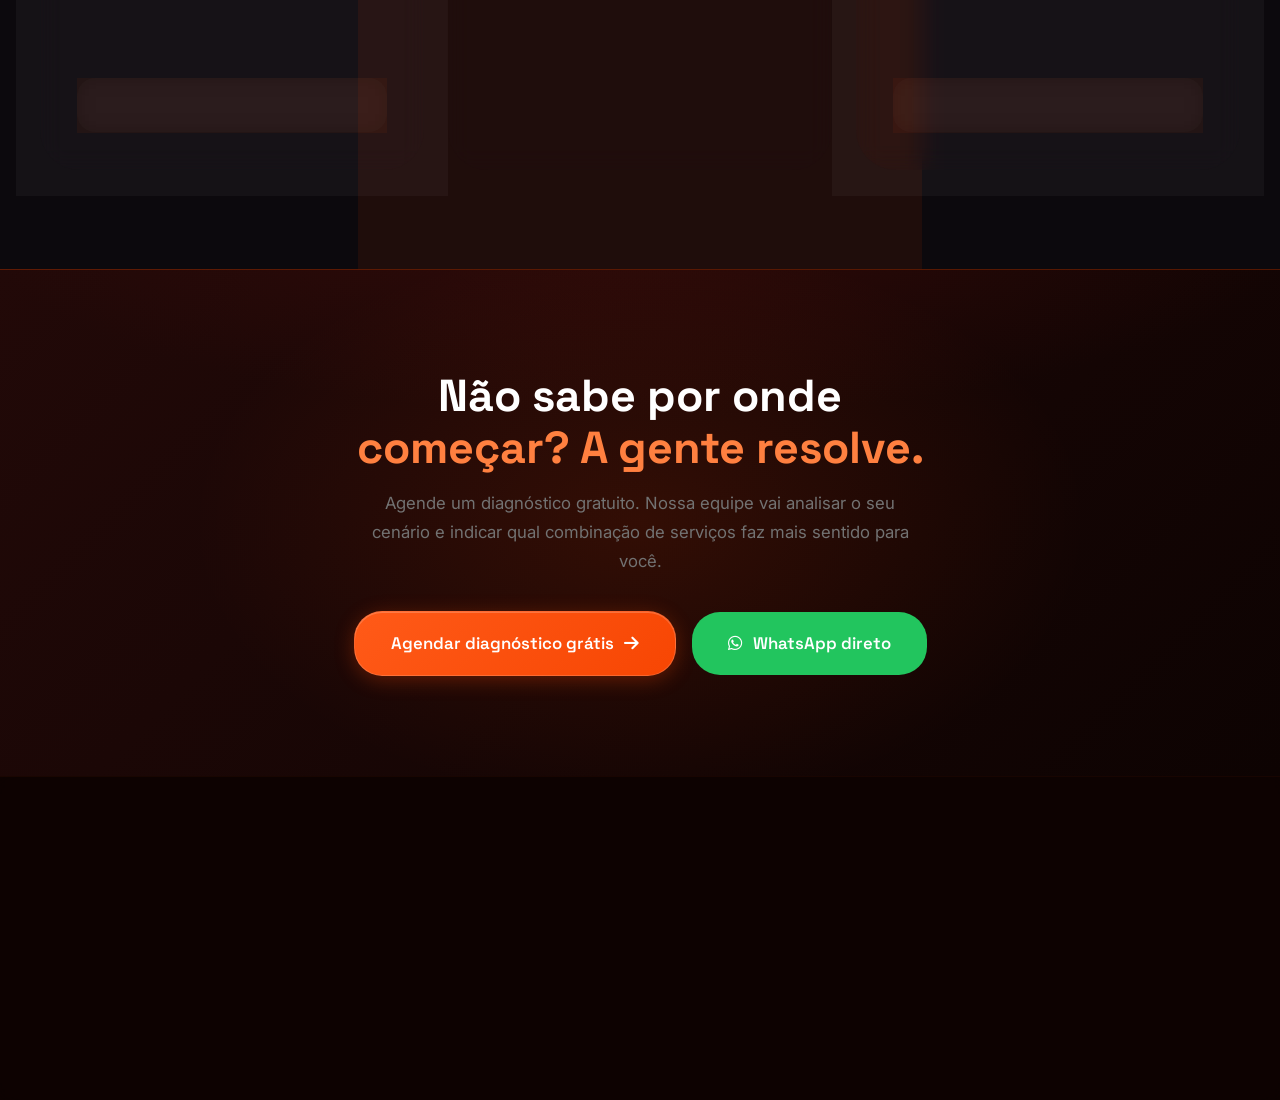
<file: servicos.html>
<!DOCTYPE html>
<html lang="pt-BR">
<head>
  <meta charset="UTF-8" />
  <meta name="viewport" content="width=device-width, initial-scale=1.0" />

  <!-- SEO Principal -->
  <title>Serviços | StackFllow — Tráfego Pago, Desenvolvimento Web e Lojas Virtuais</title>
  <meta name="description" content="Conheça os serviços da StackFllow: tráfego pago em qualquer plataforma, desenvolvimento web de alta performance e lojas virtuais prontas para vender." />
  <meta name="keywords" content="tráfego pago, desenvolvimento web, lojas virtuais, e-commerce, Shopify, WooCommerce, landing page, SEO, agência digital" />
  <meta name="author" content="StackFllow Agência Digital" />
  <meta name="robots" content="index, follow" />
  <link rel="canonical" href="https://stackfllow.com.br/servicos.html" />

  <!-- Open Graph -->
  <meta property="og:type" content="website" />
  <meta property="og:site_name" content="StackFllow" />
  <meta property="og:title" content="Serviços | StackFllow — Tráfego Pago, Web e Lojas Virtuais" />
  <meta property="og:description" content="Tráfego pago em qualquer plataforma, desenvolvimento web de alta performance e lojas virtuais prontas para vender." />
  <meta property="og:url" content="https://stackfllow.com.br/servicos.html" />
  <meta property="og:image" content="https://stackfllow.com.br/Logo StackFlow.png" />
  <meta property="og:locale" content="pt_BR" />

  <!-- Twitter Card -->
  <meta name="twitter:card" content="summary_large_image" />
  <meta name="twitter:title" content="Serviços | StackFllow — Tráfego Pago, Web e Lojas Virtuais" />
  <meta name="twitter:description" content="Tráfego pago em qualquer plataforma, desenvolvimento web de alta performance e lojas virtuais prontas para vender." />
  <meta name="twitter:image" content="https://stackfllow.com.br/Logo StackFlow.png" />

  <!-- Schema.org JSON-LD -->
  <script type="application/ld+json">
  {
    "@context": "https://schema.org",
    "@graph": [
      {
        "@type": "BreadcrumbList",
        "itemListElement": [
          { "@type": "ListItem", "position": 1, "name": "Home", "item": "https://stackfllow.com.br/" },
          { "@type": "ListItem", "position": 2, "name": "Serviços", "item": "https://stackfllow.com.br/servicos.html" }
        ]
      },
      {
        "@type": "ItemList",
        "name": "Serviços StackFllow",
        "itemListElement": [
          {
            "@type": "Service",
            "position": 1,
            "name": "Tráfego Pago",
            "description": "Criação e gestão de campanhas de alta performance em qualquer plataforma de mídia paga, com segmentação precisa e otimização baseada em dados.",
            "provider": { "@type": "Organization", "name": "StackFllow" }
          },
          {
            "@type": "Service",
            "position": 2,
            "name": "Desenvolvimento Web",
            "description": "Sites, landing pages e portais com foco em velocidade, SEO técnico e conversão. PageSpeed 95+ garantido.",
            "provider": { "@type": "Organization", "name": "StackFllow" }
          },
          {
            "@type": "Service",
            "position": 3,
            "name": "Lojas Virtuais",
            "description": "E-commerces completos em Shopify e WooCommerce, integrados com meios de pagamento e logística.",
            "provider": { "@type": "Organization", "name": "StackFllow" }
          }
        ]
      }
    ]
  }
  </script>

  <link rel="preconnect" href="https://fonts.googleapis.com" />
  <link rel="preconnect" href="https://fonts.gstatic.com" crossorigin />
  <link href="https://fonts.googleapis.com/css2?family=Space+Grotesk:wght@400;500;600;700;800&family=Inter:wght@400;500&display=swap" rel="stylesheet" />
  <link rel="stylesheet" href="https://cdnjs.cloudflare.com/ajax/libs/font-awesome/6.5.1/css/all.min.css" />
  <link rel="icon" href="Logo atualizado 2.png" type="image/png" />
  <link rel="stylesheet" href="style.css" />
</head>
<body>

  <!-- NAV -->
  <nav class="nav" id="nav">
    <div class="nav__inner">
      <a href="/" class="nav__logo">
        <img src="Logo atualizado 2.png" class="logo-icon" alt="StackFllow" aria-hidden="true" />
        <span class="logo-name"><span class="logo-stack">Stack</span><span class="logo-flow">Fllow</span></span>
      </a>
      <ul class="nav__links" id="navLinks">
        <li><a href="/" class="nav__link">Home</a></li>
        <li><a href="servicos.html" class="nav__link active">Serviços</a></li>
        <li><a href="contato.html" class="nav__link">Contato</a></li>
        <li><a href="portal.html" class="nav__link">Portal</a></li>
        <li>
          <a href="contato.html" class="nav__cta">Fale conosco
            <span class="nav__cta-dot"></span>
          </a>
        </li>
      </ul>
      <button class="nav__burger" id="burger" aria-label="Menu">
        <span></span><span></span><span></span>
      </button>
    </div>
  </nav>

  <div class="mobile-menu" id="mobileMenu">
    <ul>
      <li><a href="/">Home</a></li>
      <li><a href="servicos.html">Serviços</a></li>
      <li><a href="contato.html">Contato</a></li>
      <li><a href="portal.html">Portal</a></li>
      <li><a href="contato.html" class="mobile-cta">Fale conosco</a></li>
    </ul>
  </div>

  <!-- ════════════════════════════════════
       HERO
  ════════════════════════════════════ -->
  <section class="page-hero">
    <div class="page-hero__bg">
      <div class="hero__grid"></div>
      <div class="hero__orb hero__orb--1"></div>
    </div>
    <div class="container">
      <div class="page-hero__inner">
        <h1 class="reveal reveal--delay-1">
          Serviços que <em>geram resultados</em><br/>mensuráveis
        </h1>
        <p class="page-hero__sub reveal reveal--delay-2">
          Cada serviço foi construído para resolver um desafio real de crescimento digital de forma integrada, estratégica e orientada a dados.
        </p>
      </div>
    </div>
  </section>

  <!-- ════════════════════════════════════
       SERVIÇOS DETALHE
  ════════════════════════════════════ -->
  <section class="section">
    <div class="container">

      <!-- 1. Tráfego Pago -->
      <div class="sd-item">
        <div class="sd-item__content">
          <h2 class="sd-item__title reveal reveal--delay-1">Escale suas vendas<br/><em>com previsibilidade</em></h2>
          <p class="sd-item__desc reveal reveal--delay-1">Criamos e gerenciamos campanhas de alta performance em qualquer plataforma de mídia paga. Nossa abordagem combina segmentação precisa, criativos de alto impacto e otimização contínua baseada em dados reais — independente do canal.</p>
          <ul class="sd-item__features reveal reveal--delay-2">
            <li class="sd-item__feature"><i class="fa-solid fa-check"></i> Qualquer plataforma de anúncios paga</li>
            <li class="sd-item__feature"><i class="fa-solid fa-check"></i> Estratégia multicanal integrada</li>
            <li class="sd-item__feature"><i class="fa-solid fa-check"></i> Criativos de alto impacto para cada plataforma</li>
            <li class="sd-item__feature"><i class="fa-solid fa-check"></i> Segmentação avançada e testes A/B contínuos</li>
            <li class="sd-item__feature"><i class="fa-solid fa-check"></i> Relatórios semanais com ROAS e CPL detalhados</li>
          </ul>
          <div class="reveal reveal--delay-3">
            <a href="contato.html" class="btn btn--primary">Solicitar proposta <i class="fa-solid fa-arrow-right"></i></a>
          </div>
        </div>
        <div class="sd-item__visual reveal reveal--delay-2">
          <div class="sd-item__icon-big"><i class="fa-brands fa-meta"></i></div>
        </div>
      </div>

      <!-- 2. Desenvolvimento Web -->
      <div class="sd-item">
        <div class="sd-item__content">
          <h2 class="sd-item__title reveal reveal--delay-1">Sites rápidos que<br/><em>convertem visitantes</em></h2>
          <p class="sd-item__desc reveal reveal--delay-1">Desenvolvemos sites, landing pages e portais focados em velocidade, SEO técnico e experiência do usuário. Cada projeto é entregue com PageSpeed acima de 95, garantindo melhor ranqueamento e mais conversões.</p>
          <ul class="sd-item__features reveal reveal--delay-2">
            <li class="sd-item__feature"><i class="fa-solid fa-check"></i> Sites institucionais com foco em conversão</li>
            <li class="sd-item__feature"><i class="fa-solid fa-check"></i> Landing pages de alta performance</li>
            <li class="sd-item__feature"><i class="fa-solid fa-check"></i> SEO técnico e otimização on-page</li>
            <li class="sd-item__feature"><i class="fa-solid fa-check"></i> PageSpeed 95+ garantido na entrega</li>
            <li class="sd-item__feature"><i class="fa-solid fa-check"></i> Responsivo e acessível em todos os dispositivos</li>
          </ul>
          <div class="reveal reveal--delay-3">
            <a href="contato.html" class="btn btn--primary">Solicitar proposta <i class="fa-solid fa-arrow-right"></i></a>
          </div>
        </div>
        <div class="sd-item__visual reveal reveal--delay-2">
          <div class="sd-item__icon-big"><i class="fa-solid fa-code"></i></div>
        </div>
      </div>

      <!-- 3. Lojas Virtuais -->
      <div class="sd-item">
        <div class="sd-item__content">
          <h2 class="sd-item__title reveal reveal--delay-1">E-commerce completo<br/><em>pronto para vender</em></h2>
          <p class="sd-item__desc reveal reveal--delay-1">Construímos lojas virtuais completas em Shopify e WooCommerce, integradas com os principais meios de pagamento, plataformas de logística e ferramentas de automação de marketing.</p>
          <ul class="sd-item__features reveal reveal--delay-2">
            <li class="sd-item__feature"><i class="fa-solid fa-check"></i> Shopify e WooCommerce</li>
            <li class="sd-item__feature"><i class="fa-solid fa-check"></i> Integração com Mercado Pago, PagSeguro e Stripe</li>
            <li class="sd-item__feature"><i class="fa-solid fa-check"></i> Integrações com Melhor Envio e Frenet</li>
            <li class="sd-item__feature"><i class="fa-solid fa-check"></i> Catálogos com variações ilimitadas</li>
            <li class="sd-item__feature"><i class="fa-solid fa-check"></i> Checkout otimizado para reduzir abandono</li>
          </ul>
          <div class="reveal reveal--delay-3">
            <a href="contato.html" class="btn btn--primary">Solicitar proposta <i class="fa-solid fa-arrow-right"></i></a>
          </div>
        </div>
        <div class="sd-item__visual reveal reveal--delay-2">
          <div class="sd-item__icon-big"><i class="fa-solid fa-cart-shopping"></i></div>
        </div>
      </div>


    </div>
  </section>

  <!-- ════════════════════════════════════
       PLANOS
  ════════════════════════════════════ -->
  <section class="section" style="background: rgba(13,16,24,.5); border-top: 1px solid rgba(255,255,255,.06);">
    <div class="container">
      <div class="section__head reveal">
        <h2>Escolha o plano ideal<br/><em>para o seu momento</em></h2>
        <p>Planos transparentes, sem surpresas. Todos incluem suporte dedicado e relatórios semanais.</p>
      </div>

      <div class="packages__grid">
        <div class="pkg-card reveal">
          <div class="pkg-card__name">Essencial</div>
          <div class="pkg-card__price">R$1.490<span>/mês</span></div>
          <p class="pkg-card__desc">Ideal para negócios que estão começando a investir em marketing digital.</p>
          <ul class="pkg-card__features">
            <li class="pkg-card__feature"><i class="fa-solid fa-check"></i> 1 canal de tráfego pago</li>
            <li class="pkg-card__feature"><i class="fa-solid fa-check"></i> Gestão de até R$5.000 em ads</li>
            <li class="pkg-card__feature"><i class="fa-solid fa-check"></i> Relatório mensal</li>
            <li class="pkg-card__feature"><i class="fa-solid fa-check"></i> Suporte via WhatsApp</li>
            <li class="pkg-card__feature off"><i class="fa-solid fa-xmark"></i> Landing page inclusa</li>
            <li class="pkg-card__feature off"><i class="fa-solid fa-xmark"></i> Reunião de resultado mensal</li>
            <li class="pkg-card__feature off"><i class="fa-solid fa-xmark"></i> Automações</li>
          </ul>
          <a href="contato.html" class="btn btn--outline">Começar agora <i class="fa-solid fa-arrow-right"></i></a>
        </div>

        <div class="pkg-card pkg-card--featured reveal reveal--delay-1">
          <div class="pkg-card__badge">Mais popular</div>
          <div class="pkg-card__name">Profissional</div>
          <div class="pkg-card__price">R$2.990<span>/mês</span></div>
          <p class="pkg-card__desc">Para quem quer crescer de forma estruturada com dados e estratégia integrada.</p>
          <ul class="pkg-card__features">
            <li class="pkg-card__feature"><i class="fa-solid fa-check"></i> Até 3 canais de tráfego pago</li>
            <li class="pkg-card__feature"><i class="fa-solid fa-check"></i> Gestão de até R$20.000 em ads</li>
            <li class="pkg-card__feature"><i class="fa-solid fa-check"></i> Relatórios semanais</li>
            <li class="pkg-card__feature"><i class="fa-solid fa-check"></i> 1 landing page inclusa</li>
            <li class="pkg-card__feature"><i class="fa-solid fa-check"></i> Reunião de resultado quinzenal</li>
            <li class="pkg-card__feature"><i class="fa-solid fa-check"></i> Suporte prioritário</li>
            <li class="pkg-card__feature off"><i class="fa-solid fa-xmark"></i> Automações avançadas</li>
          </ul>
          <a href="contato.html" class="btn btn--primary">Começar agora <i class="fa-solid fa-arrow-right"></i></a>
        </div>

        <div class="pkg-card reveal reveal--delay-2">
          <div class="pkg-card__name">Completo</div>
          <div class="pkg-card__price">Sob<span> consulta</span></div>
          <p class="pkg-card__desc">Ecossistema digital completo para empresas que querem escalar sem limites.</p>
          <ul class="pkg-card__features">
            <li class="pkg-card__feature"><i class="fa-solid fa-check"></i> Todos os canais de tráfego</li>
            <li class="pkg-card__feature"><i class="fa-solid fa-check"></i> Sem limite de investimento em ads</li>
            <li class="pkg-card__feature"><i class="fa-solid fa-check"></i> Desenvolvimento web incluso</li>
            <li class="pkg-card__feature"><i class="fa-solid fa-check"></i> Automações e CRM configurados</li>
            <li class="pkg-card__feature"><i class="fa-solid fa-check"></i> Reuniões estratégicas semanais</li>
            <li class="pkg-card__feature"><i class="fa-solid fa-check"></i> Gerente de conta dedicado</li>
            <li class="pkg-card__feature"><i class="fa-solid fa-check"></i> Planejamento de conteúdo incluso</li>
          </ul>
          <a href="contato.html" class="btn btn--outline">Falar com especialista <i class="fa-solid fa-arrow-right"></i></a>
        </div>
      </div>
    </div>
  </section>

  <!-- ════════════════════════════════════
       CTA FINAL
  ════════════════════════════════════ -->
  <section class="cta-final section">
    <div class="container">
      <div class="cta-final__inner">
        <h2 class="cta-final__title reveal reveal--delay-1">
          Não sabe por onde<br/><em>começar? A gente resolve.</em>
        </h2>
        <p class="cta-final__sub reveal reveal--delay-2">
          Agende um diagnóstico gratuito. Nossa equipe vai analisar o seu cenário e indicar qual combinação de serviços faz mais sentido para você.
        </p>
        <div class="cta-final__actions reveal reveal--delay-3">
          <a href="contato.html" class="btn btn--primary btn--lg">
            Agendar diagnóstico grátis
            <i class="fa-solid fa-arrow-right"></i>
          </a>
          <a href="https://wa.me/5516994068079" target="_blank" class="btn btn--whatsapp btn--lg">
            <i class="fa-brands fa-whatsapp"></i>
            WhatsApp direto
          </a>
        </div>
      </div>
    </div>
  </section>

  <!-- FOOTER -->
  <footer class="footer">
    <div class="container">
      <div class="footer__top">
        <div class="footer__brand">
          <a href="/" class="nav__logo">
        <img src="Logo atualizado 2.png" class="logo-icon" alt="StackFllow" aria-hidden="true" />
            <span class="logo-name"><span class="logo-stack">Stack</span><span class="logo-flow">Fllow</span></span>
          </a>
          <p>Performance que escala.<br/>Tecnologia que converte.</p>
        </div>
        <div class="footer__nav">
          <h4>Navegação</h4>
          <ul>
            <li><a href="/">Home</a></li>
            <li><a href="servicos.html">Serviços</a></li>
            <li><a href="contato.html">Contato</a></li>
          </ul>
        </div>
        <div class="footer__nav">
          <h4>Serviços</h4>
          <ul>
            <li><a href="servicos.html">Tráfego Pago</a></li>
            <li><a href="servicos.html">Desenvolvimento Web</a></li>
            <li><a href="servicos.html">Lojas Virtuais</a></li>
          </ul>
        </div>
        <div class="footer__contact">
          <h4>Contato</h4>
          <a href="mailto:comercial@stackfllow.com.br">
            <i class="fa-solid fa-envelope"></i>
            comercial@stackfllow.com.br
          </a>
          <a href="tel:+5516994068079">
            <i class="fa-solid fa-phone"></i>
            +55 16 99406-8079
          </a>
        </div>
      </div>
      <div class="footer__bottom">
        <p>© 2024 StackFllow Agência Digital. Todos os direitos reservados.</p>
      </div>
    </div>
  </footer>

  <a href="https://wa.me/5516994068079" target="_blank" class="wa-float" aria-label="WhatsApp">
    <i class="fa-brands fa-whatsapp"></i>
  </a>

  <script src="script.js"></script>
</body>
</html>
</file>
<file: style.css>
/* ════════════════════════════════════════════════════════
   STACKFLOW — style.css
   Coffee Bean · Black Cherry · Racing Red · Molten Orange
════════════════════════════════════════════════════════ */

/* ── TOKENS ──────────────────────────────────────────── */
:root {
  /* ── Background Scale (Coffee Bean family) */
  --dark:          #0D0302;  /* quase preto, tom vermelho profundo */
  --dark-2:        #1A0706;  /* Coffee Bean */
  --dark-3:        #220908;
  --dark-4:        #2e0d09;
  --dark-5:        #3d110b;

  /* ── Primary Accent — Molten Orange */
  --orange:        #F74603;
  --orange-l:      #ff5a18;
  --orange-xl:     #ff8040;  /* legível em fundo escuro */
  --orange-glow:   rgba(247,70,3,.22);
  --orange-soft:   rgba(247,70,3,.10);
  --orange-border: rgba(247,70,3,.30);

  /* ── Secondary Accent — Racing Red */
  --red:           #DD0200;
  --red-soft:      rgba(221,2,0,.12);
  --red-border:    rgba(221,2,0,.28);

  /* ── Deep tone — Black Cherry (ex-navy) */
  --navy:          #55100D;  /* Black Cherry */
  --navy-l:        #7a1811;
  --navy-soft:     rgba(85,16,13,.22);

  --white:         #ffffff;
  --off-white:     #D9D9D9;  /* Alabaster Grey */
  --gray-100:      #c0c0c0;
  --gray-200:      #a0a0a0;
  --gray-400:      #727272;
  --gray-600:      #3d1208;  /* warm dark */
  --gray-dark:     #2a0c08;

  --green:         #22c55e;
  --green-dark:    #16a34a;

  --ff-head: 'Space Grotesk', sans-serif;
  --ff-body: 'Inter', sans-serif;

  --radius-sm:  10px;
  --radius-md:  18px;
  --radius-lg:  28px;
  --radius-xl:  40px;
  --radius-pill: 100px;

  /* glass */
  --glass-bg:      rgba(255,255,255,.04);
  --glass-bg-h:    rgba(255,255,255,.07);
  --glass-border:  rgba(255,255,255,.09);
  --glass-shine:   rgba(255,255,255,.06);
  --glass-blur:    blur(20px) saturate(160%);
  --glass-blur-sm: blur(12px) saturate(140%);

  --shadow-sm:  0 2px 16px rgba(0,0,0,.25);
  --shadow-md:  0 8px 40px rgba(0,0,0,.35), 0 0 0 1px var(--glass-border);
  --shadow-lg:  0 24px 80px rgba(0,0,0,.45), 0 0 0 1px var(--glass-border);

  --transition: 280ms cubic-bezier(.22,1,.36,1);
  --section-gap: 100px;
}

/* ── RESET ───────────────────────────────────────────── */
*, *::before, *::after { box-sizing: border-box; margin: 0; padding: 0; }

html { scroll-behavior: smooth; -webkit-text-size-adjust: 100%; }

body {
  font-family: var(--ff-body);
  font-size: 16px;
  line-height: 1.6;
  color: var(--gray-200);
  background: var(--dark);
  overflow-x: hidden;
}

img, svg { display: block; max-width: 100%; }
a { text-decoration: none; color: inherit; }
button { cursor: pointer; border: none; background: none; font: inherit; }
ul { list-style: none; }
input, select, textarea { font: inherit; }

/* ── TYPOGRAPHY ──────────────────────────────────────── */
h1, h2, h3, h4, h5 {
  font-family: var(--ff-head);
  font-weight: 700;
  line-height: 1.15;
  color: var(--white);
}

h1 { font-size: clamp(2.4rem, 5vw, 4rem); font-weight: 800; }
h2 { font-size: clamp(1.8rem, 3.5vw, 2.8rem); }
h3 { font-size: clamp(1.25rem, 2.5vw, 1.75rem); }
h4 { font-size: 1.1rem; }

em { font-style: normal; color: var(--orange-xl); }

p { color: var(--gray-400); line-height: 1.7; }

/* ── LAYOUT ──────────────────────────────────────────── */
.container {
  width: min(1200px, 100% - 40px);
  margin-inline: auto;
}

.section {
  padding-block: var(--section-gap);
}

.section__head {
  text-align: center;
  margin-bottom: 56px;
}

.section__head h2 { margin-top: 12px; }
.section__head p  { margin-top: 14px; max-width: 56ch; margin-inline: auto; }

/* ── LABEL ───────────────────────────────────────────── */
.label {
  display: inline-flex;
  align-items: center;
  gap: 8px;
  font-size: .75rem;
  font-weight: 600;
  letter-spacing: .1em;
  text-transform: uppercase;
  color: var(--orange-xl);
  background: var(--orange-soft);
  border: 1px solid var(--orange-border);
  padding: 6px 14px;
  border-radius: 100px;
}

.label::before {
  content: '';
  width: 6px; height: 6px;
  border-radius: 50%;
  background: var(--orange-xl);
  animation: pulse 2s infinite;
}

@keyframes pulse {
  0%,100% { opacity: 1; transform: scale(1); }
  50%      { opacity: .5; transform: scale(1.4); }
}

/* ── BUTTONS ─────────────────────────────────────────── */
.btn {
  display: inline-flex;
  align-items: center;
  gap: 10px;
  padding: 14px 28px;
  border-radius: var(--radius-md);
  font-family: var(--ff-head);
  font-size: .95rem;
  font-weight: 600;
  transition: color, background-color, border-color, transform, box-shadow, opacity var(--transition);
  white-space: nowrap;
}

.btn--primary {
  background: var(--orange);
  color: var(--white);
  box-shadow: 0 0 0 0 var(--orange-glow);
}
.btn--primary:hover {
  background: var(--orange-l);
  transform: translateY(-2px);
  box-shadow: 0 8px 32px var(--orange-glow);
}

.btn--ghost {
  background: transparent;
  color: var(--white);
  border: 1.5px solid rgba(255,255,255,.2);
}
.btn--ghost:hover {
  border-color: var(--orange-xl);
  color: var(--orange-xl);
  background: var(--orange-soft);
}

.btn--outline {
  background: transparent;
  color: var(--orange-xl);
  border: 1.5px solid var(--orange-border);
}
.btn--outline:hover {
  background: var(--orange-soft);
  border-color: var(--orange-l);
}

.btn--whatsapp {
  background: var(--green);
  color: var(--white);
}
.btn--whatsapp:hover {
  background: var(--green-dark);
  transform: translateY(-2px);
  box-shadow: 0 8px 24px rgba(34,197,94,.3);
}

.btn--full { width: 100%; justify-content: center; }

.btn--sm { padding: 10px 20px; font-size: .875rem; }

.btn--lg {
  padding: 18px 36px;
  font-size: 1.05rem;
  border-radius: var(--radius-lg);
}

/* ── NAV ─────────────────────────────────────────────── */
.nav {
  position: fixed;
  top: 0; left: 0; right: 0;
  z-index: 900;
  padding: 20px 0;
  transition: color, background-color, border-color, transform, box-shadow, opacity var(--transition);
}

.nav.scrolled {
  background: rgba(13,3,2,.92);
  backdrop-filter: blur(10px);
  -webkit-backdrop-filter: blur(10px);
  padding: 12px 0;
  border-bottom: 1px solid var(--orange-border);
  box-shadow: 0 4px 24px rgba(0,0,0,.4);
}

.nav__inner {
  display: flex;
  align-items: center;
  justify-content: space-between;
  gap: 32px;
  width: min(1200px, 100% - 40px);
  margin-inline: auto;
}

.nav__logo {
  display: flex;
  align-items: center;
  gap: 10px;
  font-family: var(--ff-head);
  font-size: 1.5rem;
  font-weight: 800;
  letter-spacing: -.02em;
}
.logo-icon {
  height: 32px;
  width: 32px;
  flex-shrink: 0;
  border-radius: 0;
  object-fit: contain;
  transition: transform var(--transition), opacity var(--transition);
}
.nav__logo:hover .logo-icon {
  transform: scale(1.08);
  opacity: .9;
}
.logo-name  { display: flex; align-items: center; gap: 0; }
.logo-stack { color: var(--off-white); }
.logo-flow  { color: var(--orange-xl); }

.nav__links {
  display: flex;
  align-items: center;
  gap: 4px;
}

.nav__link {
  padding: 8px 16px;
  border-radius: var(--radius-sm);
  font-size: .9rem;
  font-weight: 500;
  color: var(--gray-200);
  transition: color var(--transition), background var(--transition);
}
.nav__link:hover,
.nav__link.active {
  color: var(--white);
  background: var(--orange-soft);
}

.nav__cta {
  display: inline-flex;
  align-items: center;
  gap: 8px;
  margin-left: 16px;
  padding: 10px 22px;
  background: var(--orange);
  color: var(--white);
  border-radius: var(--radius-md);
  font-family: var(--ff-head);
  font-size: .9rem;
  font-weight: 600;
  transition: color, background-color, border-color, transform, box-shadow, opacity var(--transition);
}
.nav__cta:hover {
  background: var(--orange-l);
  transform: translateY(-1px);
  box-shadow: var(--shadow-md);
}

.nav__cta-dot {
  width: 6px; height: 6px;
  border-radius: 50%;
  background: var(--orange-xl);
  animation: pulse 2s infinite;
}

.nav__burger {
  display: none;
  flex-direction: column;
  gap: 5px;
  padding: 8px;
}
.nav__burger span {
  display: block;
  width: 24px; height: 2px;
  background: var(--white);
  border-radius: 2px;
  transition: color, background-color, border-color, transform, box-shadow, opacity var(--transition);
}

/* ── MOBILE MENU ─────────────────────────────────────── */
.mobile-menu {
  display: none;
  position: fixed;
  inset: 0;
  z-index: 800;
  background: #0A0C12;
  flex-direction: column;
  align-items: center;
  justify-content: center;
  gap: 0;
  transform: translateX(100%);
  transition: transform var(--transition);
  will-change: transform;
}

.mobile-menu.open { transform: translateX(0); }

.mobile-menu ul {
  display: flex;
  flex-direction: column;
  align-items: center;
  gap: 8px;
  width: 100%;
  padding: 20px;
}

.mobile-menu a {
  display: block;
  padding: 16px 32px;
  font-family: var(--ff-head);
  font-size: 1.25rem;
  font-weight: 600;
  color: var(--gray-200);
  text-align: center;
  border-radius: var(--radius-md);
  transition: color var(--transition), background var(--transition);
  width: 100%;
}
.mobile-menu a:hover { color: var(--white); background: var(--orange-soft); }

.mobile-cta {
  background: var(--orange) !important;
  color: var(--white) !important;
  margin-top: 8px;
}

/* ── HERO ────────────────────────────────────────────── */
.hero {
  position: relative;
  min-height: 100svh;
  display: flex;
  align-items: center;
  padding-top: 80px;
  overflow: hidden;
}

.hero__bg {
  position: absolute;
  inset: 0;
  background: radial-gradient(ellipse 80% 60% at 50% -10%, rgba(85,16,13,.5) 0%, transparent 65%);
}

.hero__grid {
  position: absolute;
  inset: 0;
  background-image:
    linear-gradient(rgba(85,16,13,.08) 1px, transparent 1px),
    linear-gradient(90deg, rgba(85,16,13,.08) 1px, transparent 1px);
  background-size: 48px 48px;
  mask-image: radial-gradient(ellipse 90% 90% at 50% 50%, black 40%, transparent 100%);
}

.hero__orb {
  position: absolute;
  border-radius: 50%;
  filter: blur(48px);
  pointer-events: none;
  will-change: transform;
  transform: translateZ(0);
}
.hero__orb--1 {
  width: 500px; height: 500px;
  top: -180px; right: -120px;
  background: radial-gradient(circle, rgba(85,16,13,.45) 0%, transparent 70%);
}
.hero__orb--2 {
  width: 340px; height: 340px;
  bottom: -80px; left: -80px;
  background: radial-gradient(circle, rgba(247,70,3,.18) 0%, transparent 70%);
}

.hero__inner {
  position: relative;
  z-index: 2;
  display: grid;
  grid-template-columns: 1fr 1fr;
  align-items: center;
  gap: 64px;
  padding-block: 80px;
}

.hero__content { max-width: 580px; }

.hero__badge {
  margin-bottom: 24px;
}

.hero__title {
  margin-bottom: 24px;
  letter-spacing: -.03em;
}

.hero__sub {
  font-size: 1.05rem;
  line-height: 1.7;
  max-width: 46ch;
  margin-bottom: 36px;
}

.hero__actions {
  display: flex;
  align-items: center;
  gap: 16px;
  flex-wrap: wrap;
  margin-bottom: 56px;
}

.hero__stats {
  display: flex;
  gap: 12px;
  flex-wrap: nowrap;
  padding-top: 32px;
  border-top: 1px solid rgba(255,255,255,.08);
}

.hero__stat-num {
  font-family: var(--ff-head);
  font-size: 1.75rem;
  font-weight: 800;
  color: var(--white);
  line-height: 1;
}
.hero__stat-label {
  font-size: .8rem;
  color: var(--gray-400);
  margin-top: 4px;
}

/* ── PERFORMANCE DASHBOARD ───────────────────────────── */
.hero__visual {
  position: relative;
  display: flex;
  align-items: center;
  justify-content: center;
}

.hero__dashboard {
  position: relative;
  width: 100%;
  max-width: 460px;
  filter: drop-shadow(0 0 60px rgba(247,70,3,.18)) drop-shadow(0 0 120px rgba(85,16,13,.25));
}

.dash__card {
  background: var(--dark-3);
  border: 1px solid var(--orange-border);
  border-radius: var(--radius-lg);
  padding: 28px;
  box-shadow: var(--shadow-lg);
}

.dash__header {
  display: flex;
  align-items: center;
  justify-content: space-between;
  margin-bottom: 24px;
}

.dash__title {
  font-family: var(--ff-head);
  font-size: .85rem;
  font-weight: 700;
  color: var(--white);
  letter-spacing: .05em;
  text-transform: uppercase;
}

.dash__badge {
  display: flex;
  align-items: center;
  gap: 6px;
  font-size: .75rem;
  font-weight: 600;
  color: var(--green);
  background: rgba(34,197,94,.1);
  border: 1px solid rgba(34,197,94,.2);
  padding: 4px 10px;
  border-radius: 100px;
}
.dash__badge::before {
  content: '';
  width: 6px; height: 6px;
  border-radius: 50%;
  background: var(--green);
  animation: pulse 2s infinite;
}

.dash__metrics {
  display: grid;
  grid-template-columns: 1fr 1fr;
  gap: 16px;
  margin-bottom: 20px;
}

.dash__metric {
  background: var(--dark-4);
  border: 1px solid rgba(255,255,255,.06);
  border-radius: var(--radius-md);
  padding: 16px;
  transition: border-color var(--transition);
}
.dash__metric:hover { border-color: var(--orange-border); }

.dash__metric-label {
  font-size: .7rem;
  font-weight: 600;
  text-transform: uppercase;
  letter-spacing: .08em;
  color: var(--gray-400);
  margin-bottom: 6px;
}

.dash__metric-value {
  font-family: var(--ff-head);
  font-size: 1.5rem;
  font-weight: 800;
  color: var(--white);
  line-height: 1;
}

.dash__metric-delta {
  display: inline-flex;
  align-items: center;
  gap: 3px;
  font-size: .72rem;
  font-weight: 600;
  margin-top: 4px;
}
.dash__metric-delta.up   { color: var(--green); }
.dash__metric-delta.down { color: #f87171; }

.dash__bar-wrap {
  margin-top: 20px;
}
.dash__bar-label {
  display: flex;
  justify-content: space-between;
  font-size: .75rem;
  color: var(--gray-400);
  margin-bottom: 6px;
}
.dash__bar {
  height: 6px;
  border-radius: 100px;
  background: var(--dark-5);
  overflow: hidden;
}
.dash__bar-fill {
  height: 100%;
  border-radius: 100px;
  background: linear-gradient(90deg, var(--orange-l), var(--orange-xl));
  transition: width 1.5s cubic-bezier(.22,1,.36,1);
}

.dash__float {
  position: absolute;
  background: var(--dark-3);
  border: 1px solid var(--orange-border);
  border-radius: var(--radius-md);
  padding: 12px 16px;
  display: flex;
  align-items: center;
  gap: 10px;
  box-shadow: var(--shadow-md);
  animation: floatY 3s ease-in-out infinite;
  will-change: transform;
}
.dash__float--1 { top: -20px; left: -30px; animation-delay: 0s; }
.dash__float--2 { bottom: 20px; right: -30px; animation-delay: 1.5s; }

@keyframes floatY {
  0%,100% { transform: translateY(0); }
  50%     { transform: translateY(-8px); }
}

.dash__float-icon {
  width: 36px; height: 36px;
  border-radius: var(--radius-sm);
  background: var(--orange-soft);
  border: 1px solid var(--orange-border);
  display: flex;
  align-items: center;
  justify-content: center;
  font-size: .9rem;
  color: var(--orange-xl);
}
.dash__float-text strong {
  display: block;
  font-family: var(--ff-head);
  font-size: .85rem;
  font-weight: 700;
  color: var(--white);
}
.dash__float-text span {
  font-size: .72rem;
  color: var(--gray-400);
}

/* ── PROCESS ─────────────────────────────────────────── */
.process {
  background: var(--dark-2);
  border-top: 1px solid rgba(255,255,255,.04);
  border-bottom: 1px solid rgba(255,255,255,.04);
}

.process__grid {
  display: grid;
  grid-template-columns: repeat(4, 1fr);
  gap: 0;
  position: relative;
}

.process__item {
  padding: 40px 32px;
  position: relative;
  text-align: center;
}

.process__item + .process__item::before {
  content: '';
  position: absolute;
  left: 0; top: 40px;
  width: 1px; height: calc(100% - 80px);
  background: linear-gradient(to bottom, transparent, var(--orange-border), transparent);
}

.process__num {
  width: 48px; height: 48px;
  border-radius: 50%;
  background: var(--orange-soft);
  border: 1px solid var(--orange-border);
  display: flex;
  align-items: center;
  justify-content: center;
  font-family: var(--ff-head);
  font-size: .8rem;
  font-weight: 800;
  color: var(--orange-xl);
  margin: 0 auto 16px;
}

.process__title {
  font-family: var(--ff-head);
  font-size: 1rem;
  font-weight: 700;
  color: var(--white);
  margin-bottom: 8px;
}

.process__desc {
  font-size: .85rem;
  color: var(--gray-400);
  line-height: 1.5;
}

/* ── SERVICES ────────────────────────────────────────── */
.services__grid {
  display: grid;
  grid-template-columns: repeat(4, 1fr);
  gap: 20px;
}

.service-card {
  background: var(--dark-2);
  border: 1px solid rgba(255,255,255,.06);
  border-radius: var(--radius-lg);
  padding: 32px;
  transition: color, background-color, border-color, transform, box-shadow, opacity var(--transition);
  cursor: default;
}

.service-card:hover {
  border-color: var(--orange-border);
  transform: translateY(-4px);
  box-shadow: var(--shadow-md);
  background: var(--dark-3);
}

.service-card__icon {
  width: 52px; height: 52px;
  border-radius: var(--radius-md);
  background: var(--orange-soft);
  border: 1px solid var(--orange-border);
  display: flex;
  align-items: center;
  justify-content: center;
  font-size: 1.2rem;
  color: var(--orange-xl);
  margin-bottom: 20px;
  transition: color, background-color, border-color, transform, box-shadow, opacity var(--transition);
}

.service-card:hover .service-card__icon {
  background: var(--orange);
  color: var(--white);
  box-shadow: 0 0 20px var(--orange-glow);
}

.service-card__title {
  font-size: 1.1rem;
  margin-bottom: 10px;
}

.service-card__desc {
  font-size: .9rem;
  color: var(--gray-400);
  line-height: 1.6;
  margin-bottom: 16px;
}

.service-card__link {
  display: inline-flex;
  align-items: center;
  gap: 6px;
  font-size: .85rem;
  font-weight: 600;
  color: var(--orange-xl);
  transition: gap var(--transition), color var(--transition);
}
.service-card:hover .service-card__link { gap: 10px; color: var(--white); }

.service-card--cta {
  background: linear-gradient(135deg, var(--orange) 0%, var(--red) 100%);
  border-color: transparent;
  display: flex;
  flex-direction: column;
  justify-content: center;
  align-items: flex-start;
  gap: 20px;
}
.service-card--cta:hover {
  border-color: transparent;
  transform: translateY(-4px);
  box-shadow: 0 24px 64px rgba(247,70,3,.4);
}
.service-card--cta h3,
.service-card--cta p { color: rgba(255,255,255,.9); }
.service-card--cta .service-card__icon {
  background: rgba(255,255,255,.15);
  border-color: rgba(255,255,255,.2);
  color: var(--white);
}
.service-card--cta:hover .service-card__icon {
  background: rgba(255,255,255,.25);
  box-shadow: none;
}

/* ── DIFFERENTIALS / DASHBOARD ───────────────────────── */
.diff {
  background: var(--dark-2);
  border-top: 1px solid rgba(255,255,255,.04);
  border-bottom: 1px solid rgba(255,255,255,.04);
}

.diff__inner {
  display: grid;
  grid-template-columns: 1fr 1fr;
  align-items: center;
  gap: 72px;
}

.diff__label { margin-bottom: 20px; }
.diff__title { margin-bottom: 20px; }
.diff__sub   { font-size: 1.05rem; max-width: 44ch; margin-bottom: 32px; }

.diff__list {
  display: flex;
  flex-direction: column;
  gap: 16px;
  margin-bottom: 36px;
}

.diff__item {
  display: flex;
  align-items: flex-start;
  gap: 14px;
}

.diff__item-icon {
  width: 38px; height: 38px;
  border-radius: var(--radius-sm);
  background: var(--orange-soft);
  border: 1px solid var(--orange-border);
  display: flex;
  align-items: center;
  justify-content: center;
  font-size: .85rem;
  color: var(--orange-xl);
  flex-shrink: 0;
  margin-top: 2px;
}

.diff__item-title {
  font-family: var(--ff-head);
  font-size: .95rem;
  font-weight: 700;
  color: var(--white);
}
.diff__item-desc {
  font-size: .85rem;
  color: var(--gray-400);
  margin-top: 2px;
}

.diff__dashboard {
  position: relative;
  background: var(--dark-3);
  border: 1px solid var(--orange-border);
  border-radius: var(--radius-xl);
  padding: 32px;
  box-shadow: var(--shadow-lg);
}

.diff__dash-header {
  display: flex;
  align-items: center;
  justify-content: space-between;
  margin-bottom: 24px;
}

.diff__dash-title {
  font-family: var(--ff-head);
  font-size: .8rem;
  font-weight: 700;
  text-transform: uppercase;
  letter-spacing: .06em;
  color: var(--gray-200);
}

.diff__dash-live {
  display: flex;
  align-items: center;
  gap: 6px;
  font-size: .72rem;
  font-weight: 600;
  color: var(--green);
}
.diff__dash-live::before {
  content: '';
  width: 6px; height: 6px;
  border-radius: 50%;
  background: var(--green);
  animation: pulse 2s infinite;
}

.diff__metrics {
  display: grid;
  grid-template-columns: repeat(2, 1fr);
  gap: 16px;
  margin-bottom: 24px;
}

.diff__metric {
  background: var(--dark-4);
  border: 1px solid rgba(255,255,255,.05);
  border-radius: var(--radius-md);
  padding: 16px;
}

.diff__metric-lbl {
  font-size: .7rem;
  font-weight: 600;
  text-transform: uppercase;
  letter-spacing: .08em;
  color: var(--gray-400);
  margin-bottom: 6px;
}

.diff__metric-val {
  font-family: var(--ff-head);
  font-size: 1.6rem;
  font-weight: 800;
  color: var(--white);
}

.diff__metric-tag {
  display: inline-flex;
  align-items: center;
  gap: 3px;
  font-size: .7rem;
  font-weight: 700;
  margin-top: 4px;
  color: var(--green);
}

.diff__chart {
  display: flex;
  align-items: flex-end;
  gap: 6px;
  height: 60px;
}

.diff__bar-col {
  flex: 1;
  border-radius: 4px 4px 0 0;
  background: var(--orange-soft);
  border: 1px solid var(--orange-border);
  transition: background var(--transition);
}
.diff__bar-col:hover,
.diff__bar-col.active {
  background: var(--orange);
  border-color: var(--orange-l);
}

/* ── TESTIMONIALS ────────────────────────────────────── */
.testimonials__grid {
  display: grid;
  grid-template-columns: repeat(3, 1fr);
  gap: 20px;
  margin-bottom: 60px;
}

.testimonial-card {
  background: var(--dark-2);
  border: 1px solid rgba(255,255,255,.06);
  border-radius: var(--radius-lg);
  padding: 28px;
  transition: color, background-color, border-color, transform, box-shadow, opacity var(--transition);
}

.testimonial-card:hover {
  border-color: var(--orange-border);
  transform: translateY(-3px);
  box-shadow: var(--shadow-md);
}

.testimonial-card__stars {
  display: flex;
  gap: 3px;
  margin-bottom: 14px;
}
.testimonial-card__stars i { color: #f59e0b; font-size: .85rem; }

.testimonial-card__text {
  font-size: .93rem;
  color: var(--gray-200);
  line-height: 1.65;
  margin-bottom: 20px;
  font-style: italic;
}

.testimonial-card__author {
  display: flex;
  align-items: center;
  gap: 12px;
}

.testimonial-card__avatar {
  width: 40px; height: 40px;
  border-radius: 50%;
  background: linear-gradient(135deg, var(--orange), var(--orange-l));
  display: flex;
  align-items: center;
  justify-content: center;
  font-family: var(--ff-head);
  font-size: .9rem;
  font-weight: 700;
  color: var(--white);
  flex-shrink: 0;
}

.testimonial-card__name {
  font-family: var(--ff-head);
  font-size: .9rem;
  font-weight: 700;
  color: var(--white);
}
.testimonial-card__role {
  font-size: .78rem;
  color: var(--gray-400);
}

/* ── CLIENTS MARQUEE ─────────────────────────────────── */
.clients {
  overflow: hidden;
  padding-block: 40px;
  border-top: 1px solid rgba(255,255,255,.05);
  border-bottom: 1px solid rgba(255,255,255,.05);
  background: var(--dark-2);
}

.clients__label {
  text-align: center;
  font-size: .75rem;
  font-weight: 600;
  letter-spacing: .1em;
  text-transform: uppercase;
  color: var(--gray-600);
  margin-bottom: 24px;
}

.clients__logos {
  position: relative;
  display: flex;
  overflow: hidden;
  gap: 0;
}

.clients__logos-inner {
  display: flex;
  gap: 0;
  animation: marquee 28s linear infinite;
  flex-shrink: 0;
}

@keyframes marquee {
  0%   { transform: translateX(0); }
  100% { transform: translateX(-100%); }
}

.clients__logo-item {
  display: flex;
  align-items: center;
  justify-content: center;
  padding: 0 40px;
  font-family: var(--ff-head);
  font-size: .95rem;
  font-weight: 700;
  color: var(--gray-600);
  white-space: nowrap;
  transition: color var(--transition);
}
.clients__logo-item:hover { color: var(--orange-xl); }

/* ── NUMBERS ─────────────────────────────────────────── */
.numbers {
  background: var(--dark-2);
  border-top: 1px solid rgba(255,255,255,.04);
  border-bottom: 1px solid rgba(255,255,255,.04);
}

.numbers__grid {
  display: grid;
  grid-template-columns: repeat(4, 1fr);
  gap: 0;
}

.numbers__item {
  padding: 48px 32px;
  text-align: center;
  border-right: 1px solid rgba(255,255,255,.06);
  transition: background var(--transition);
}
.numbers__item:last-child { border-right: none; }
.numbers__item:hover { background: var(--orange-soft); }

.numbers__value {
  font-family: var(--ff-head);
  font-size: clamp(2rem, 3.5vw, 2.8rem);
  font-weight: 800;
  color: var(--white);
  line-height: 1;
}
.numbers__suffix {
  color: var(--orange-xl);
}

.numbers__label {
  font-size: .85rem;
  color: var(--gray-400);
  margin-top: 8px;
  max-width: 20ch;
  margin-inline: auto;
}

/* ── CTA FINAL ───────────────────────────────────────── */
.cta-final {
  background: linear-gradient(135deg, var(--dark-3) 0%, #0d0302 100%);
  border-top: 1px solid var(--orange-border);
  border-bottom: 1px solid var(--orange-border);
}

.cta-final__inner {
  text-align: center;
  max-width: 700px;
  margin-inline: auto;
}

.cta-final__label { margin-bottom: 20px; }
.cta-final__title { margin-bottom: 16px; }
.cta-final__sub {
  font-size: 1.05rem;
  max-width: 52ch;
  margin: 0 auto 36px;
}

.cta-final__actions {
  display: flex;
  align-items: center;
  justify-content: center;
  gap: 16px;
  flex-wrap: wrap;
}

/* ── FOOTER ──────────────────────────────────────────── */
.footer {
  background: var(--dark-2);
  border-top: 1px solid rgba(255,255,255,.06);
  padding-top: 64px;
  padding-bottom: 32px;
}

.footer__top {
  display: grid;
  grid-template-columns: 1.5fr 1fr 1fr 1.2fr;
  gap: 48px;
  padding-bottom: 48px;
  border-bottom: 1px solid rgba(255,255,255,.06);
  margin-bottom: 32px;
}

.footer__brand .logo-icon {
  height: 28px;
  width: 28px;
}

.footer__brand p {
  font-size: .9rem;
  color: var(--gray-400);
  margin-top: 12px;
  margin-bottom: 20px;
  max-width: 28ch;
  line-height: 1.6;
}

.footer__socials {
  display: flex;
  gap: 10px;
}

.footer__socials a {
  width: 38px; height: 38px;
  border-radius: var(--radius-sm);
  background: var(--dark-4);
  border: 1px solid rgba(255,255,255,.08);
  display: flex;
  align-items: center;
  justify-content: center;
  font-size: .9rem;
  color: var(--gray-400);
  transition: color, background-color, border-color, transform, box-shadow, opacity var(--transition);
}
.footer__socials a:hover {
  background: var(--orange);
  border-color: var(--orange);
  color: var(--white);
}

.footer__nav h4,
.footer__contact h4 {
  font-family: var(--ff-head);
  font-size: .8rem;
  font-weight: 700;
  text-transform: uppercase;
  letter-spacing: .1em;
  color: var(--gray-200);
  margin-bottom: 16px;
}

.footer__nav ul { display: flex; flex-direction: column; gap: 8px; }
.footer__nav a {
  font-size: .9rem;
  color: var(--gray-400);
  transition: color var(--transition);
}
.footer__nav a:hover { color: var(--orange-xl); }

.footer__contact {
  display: flex;
  flex-direction: column;
  gap: 10px;
}

.footer__contact a {
  display: flex;
  align-items: center;
  gap: 10px;
  font-size: .9rem;
  color: var(--gray-400);
  transition: color var(--transition);
}
.footer__contact a:hover { color: var(--orange-xl); }
.footer__contact i { color: var(--orange-xl); width: 16px; }

.footer__bottom {
  display: flex;
  align-items: center;
  justify-content: space-between;
  gap: 16px;
  flex-wrap: wrap;
}
.footer__bottom p {
  font-size: .8rem;
  color: var(--gray-400);
}

/* ── PAGE HERO (inner pages) ─────────────────────────── */
.page-hero {
  position: relative;
  padding-top: 120px;
  padding-bottom: 80px;
  overflow: hidden;
}

.page-hero__bg {
  position: absolute;
  inset: 0;
  background: radial-gradient(ellipse 70% 60% at 50% -5%, rgba(85,16,13,.45) 0%, transparent 65%);
}

.page-hero__inner {
  position: relative;
  z-index: 2;
  text-align: center;
  max-width: 720px;
  margin-inline: auto;
}

.page-hero__inner .label { margin-bottom: 20px; }
.page-hero__inner h1     { margin-bottom: 16px; }

.page-hero__sub {
  font-size: 1.05rem;
  max-width: 56ch;
  margin: 0 auto;
  color: var(--gray-400);
}

/* ── SERVICES DETAIL ─────────────────────────────────── */
.sd-item {
  display: grid;
  grid-template-columns: 1fr 1fr;
  gap: 72px;
  align-items: center;
  padding-block: 64px;
  border-bottom: 1px solid rgba(255,255,255,.06);
}
.sd-item:last-child { border-bottom: none; }

.sd-item:nth-child(even) .sd-item__visual { order: -1; }

.sd-item__label { margin-bottom: 14px; }
.sd-item__title { margin-bottom: 16px; }
.sd-item__desc  { margin-bottom: 24px; }

.sd-item__features {
  display: flex;
  flex-direction: column;
  gap: 10px;
  margin-bottom: 28px;
}

.sd-item__feature {
  display: flex;
  align-items: center;
  gap: 10px;
  font-size: .9rem;
  color: var(--gray-200);
}

.sd-item__feature i {
  color: var(--orange-xl);
  font-size: .85rem;
  flex-shrink: 0;
}

.sd-item__visual {
  background: var(--dark-2);
  border: 1px solid var(--orange-border);
  border-radius: var(--radius-xl);
  padding: 36px;
  display: flex;
  align-items: center;
  justify-content: center;
  min-height: 300px;
}

.sd-item__icon-big {
  font-size: 5rem;
  color: var(--orange);
  opacity: .7;
}

/* ── PACKAGES ────────────────────────────────────────── */
.packages__grid {
  display: grid;
  grid-template-columns: repeat(3, 1fr);
  gap: 24px;
}

.pkg-card {
  background: var(--dark-2);
  border: 1px solid rgba(255,255,255,.06);
  border-radius: var(--radius-xl);
  padding: 36px;
  position: relative;
  transition: color, background-color, border-color, transform, box-shadow, opacity var(--transition);
  display: flex;
  flex-direction: column;
}

.pkg-card:hover {
  border-color: var(--orange-border);
  transform: translateY(-4px);
  box-shadow: var(--shadow-md);
}

.pkg-card--featured {
  background: linear-gradient(160deg, var(--dark-3) 0%, var(--dark-4) 100%);
  border-color: var(--orange);
  box-shadow: var(--shadow-md);
}
.pkg-card--featured:hover {
  box-shadow: var(--shadow-lg);
  border-color: var(--orange-l);
}

.pkg-card__badge {
  position: absolute;
  top: -14px; left: 50%;
  transform: translateX(-50%);
  background: var(--orange);
  color: var(--white);
  font-family: var(--ff-head);
  font-size: .72rem;
  font-weight: 700;
  letter-spacing: .08em;
  text-transform: uppercase;
  padding: 5px 14px;
  border-radius: 100px;
  white-space: nowrap;
}

.pkg-card__name {
  font-size: .75rem;
  font-weight: 700;
  text-transform: uppercase;
  letter-spacing: .1em;
  color: var(--orange-xl);
  margin-bottom: 8px;
}

.pkg-card__price {
  font-family: var(--ff-head);
  font-size: 2.2rem;
  font-weight: 800;
  color: var(--white);
  line-height: 1;
  margin-bottom: 4px;
}
.pkg-card__price span {
  font-size: .9rem;
  font-weight: 400;
  color: var(--gray-400);
}

.pkg-card__desc {
  font-size: .85rem;
  color: var(--gray-400);
  margin-bottom: 24px;
  padding-bottom: 24px;
  border-bottom: 1px solid rgba(255,255,255,.06);
}

.pkg-card__features {
  flex: 1;
  display: flex;
  flex-direction: column;
  gap: 10px;
  margin-bottom: 28px;
}

.pkg-card__feature {
  display: flex;
  align-items: center;
  gap: 10px;
  font-size: .88rem;
  color: var(--gray-200);
}
.pkg-card__feature i { color: var(--green); font-size: .8rem; flex-shrink: 0; }
.pkg-card__feature.off { color: var(--gray-600); }
.pkg-card__feature.off i { color: var(--gray-600); }

/* ── CONTACT ─────────────────────────────────────────── */
.contact__inner {
  display: grid;
  grid-template-columns: 1.3fr 1fr;
  gap: 64px;
  align-items: start;
}

.contact__form-wrap h2 { margin-bottom: 10px; }
.contact__form-wrap > p {
  font-size: .95rem;
  margin-bottom: 32px;
  color: var(--gray-400);
}

.contact__form {
  display: flex;
  flex-direction: column;
  gap: 20px;
}

.form__row {
  display: grid;
  grid-template-columns: 1fr 1fr;
  gap: 16px;
}

.form__group {
  display: flex;
  flex-direction: column;
  gap: 6px;
}

.form__group label {
  font-size: .82rem;
  font-weight: 600;
  color: var(--gray-200);
  letter-spacing: .02em;
}

.form__group input,
.form__group select,
.form__group textarea {
  background: var(--dark-3);
  border: 1px solid rgba(255,255,255,.1);
  border-radius: var(--radius-md);
  padding: 12px 16px;
  color: var(--white);
  font-size: .9rem;
  transition: border-color var(--transition), box-shadow var(--transition);
  outline: none;
}

.form__group input::placeholder,
.form__group textarea::placeholder { color: var(--gray-600); }

.form__group select {
  appearance: none;
  background-image: url("data:image/svg+xml,%3Csvg xmlns='http://www.w3.org/2000/svg' width='12' height='12' viewBox='0 0 12 12'%3E%3Cpath fill='%239090c0' d='M6 8L1 3h10z'/%3E%3C/svg%3E");
  background-repeat: no-repeat;
  background-position: right 14px center;
  padding-right: 36px;
  cursor: pointer;
}

.form__group select option { background: var(--dark-3); }

.form__group input:focus,
.form__group select:focus,
.form__group textarea:focus {
  border-color: var(--orange);
  box-shadow: 0 0 0 3px var(--orange-soft);
}

.form__group input.error,
.form__group select.error { border-color: #f87171; }

.form__error {
  font-size: .78rem;
  color: #f87171;
  display: none;
}
.form__error.show { display: block; }

.form__checkboxes {
  display: flex;
  flex-wrap: wrap;
  gap: 10px;
}

.form__checkbox {
  display: flex;
  align-items: center;
  gap: 8px;
  cursor: pointer;
}

.form__checkbox input[type="checkbox"] {
  width: 16px; height: 16px;
  border-radius: 4px;
  border: 1px solid rgba(255,255,255,.2);
  background: var(--dark-3);
  cursor: pointer;
  accent-color: var(--orange);
}

.form__checkbox span {
  font-size: .85rem;
  color: var(--gray-200);
  background: var(--dark-4);
  border: 1px solid rgba(255,255,255,.08);
  padding: 6px 12px;
  border-radius: var(--radius-sm);
  transition: color, background-color, border-color, transform, box-shadow, opacity var(--transition);
}
.form__checkbox:hover span {
  border-color: var(--orange-border);
  color: var(--white);
}
.form__checkbox input:checked + span {
  background: var(--orange-soft);
  border-color: var(--orange-border);
  color: var(--orange-xl);
}

.form__privacy {
  display: flex;
  align-items: center;
  gap: 8px;
  font-size: .78rem;
  color: var(--gray-600);
  justify-content: center;
}
.form__privacy i { color: var(--orange-xl); }

.form__success {
  display: none;
  text-align: center;
  padding: 48px 32px;
}
.form__success.show { display: block; }

.form__success-icon {
  font-size: 3rem;
  color: var(--green);
  margin-bottom: 20px;
}
.form__success h3 { margin-bottom: 10px; }
.form__success p  { margin-bottom: 24px; }

/* ── CONTACT INFO ────────────────────────────────────── */
.contact__info {
  display: flex;
  flex-direction: column;
  gap: 16px;
}

.contact__info-card {
  background: var(--dark-2);
  border: 1px solid rgba(255,255,255,.06);
  border-radius: var(--radius-lg);
  padding: 24px;
  transition: color, background-color, border-color, transform, box-shadow, opacity var(--transition);
}
.contact__info-card:hover {
  border-color: var(--orange-border);
  transform: translateX(4px);
}

.contact__info-icon {
  width: 44px; height: 44px;
  border-radius: var(--radius-md);
  background: var(--orange-soft);
  border: 1px solid var(--orange-border);
  display: flex;
  align-items: center;
  justify-content: center;
  font-size: 1.1rem;
  color: var(--orange-xl);
  margin-bottom: 12px;
}

.contact__info-card h4 {
  font-family: var(--ff-head);
  font-size: 1rem;
  font-weight: 700;
  color: var(--white);
  margin-bottom: 4px;
}

.contact__info-card p {
  font-size: .85rem;
  color: var(--gray-400);
  margin-bottom: 14px;
}

.contact__info-link {
  font-size: .9rem;
  color: var(--orange-xl);
  font-weight: 500;
  transition: color var(--transition);
}
.contact__info-link:hover { color: var(--white); }

.contact__info-card--socials .contact__socials {
  display: flex;
  flex-direction: column;
  gap: 8px;
}

.contact__socials a {
  display: flex;
  align-items: center;
  gap: 10px;
  font-size: .9rem;
  color: var(--gray-400);
  padding: 8px 12px;
  border-radius: var(--radius-sm);
  border: 1px solid rgba(255,255,255,.06);
  transition: color, background-color, border-color, transform, box-shadow, opacity var(--transition);
}
.contact__socials a:hover {
  color: var(--white);
  background: var(--orange-soft);
  border-color: var(--orange-border);
}
.contact__socials i { color: var(--orange-xl); }

.contact__promise {
  background: var(--dark-3);
  border: 1px solid var(--orange-border);
  border-radius: var(--radius-lg);
  padding: 24px;
  display: flex;
  flex-direction: column;
  gap: 16px;
}

.contact__promise-item {
  display: flex;
  align-items: center;
  gap: 14px;
}
.contact__promise-item i {
  color: var(--orange-xl);
  font-size: 1.1rem;
  width: 20px;
  flex-shrink: 0;
}
.contact__promise-item strong {
  display: block;
  font-family: var(--ff-head);
  font-size: .9rem;
  font-weight: 700;
  color: var(--white);
}
.contact__promise-item span {
  font-size: .78rem;
  color: var(--gray-400);
}

/* ── FAQ ─────────────────────────────────────────────── */
.faq__list {
  max-width: 760px;
  margin-inline: auto;
  display: flex;
  flex-direction: column;
  gap: 12px;
}

.faq__item {
  background: var(--dark-2);
  border: 1px solid rgba(255,255,255,.06);
  border-radius: var(--radius-lg);
  overflow: hidden;
  transition: border-color var(--transition);
}

.faq__item.open,
.faq__item:hover { border-color: var(--orange-border); }

.faq__question {
  width: 100%;
  display: flex;
  align-items: center;
  justify-content: space-between;
  gap: 16px;
  padding: 20px 24px;
  font-family: var(--ff-head);
  font-size: 1rem;
  font-weight: 600;
  color: var(--white);
  text-align: left;
  transition: color var(--transition);
}
.faq__question:hover { color: var(--orange-xl); }

.faq__icon {
  color: var(--orange-xl);
  font-size: .8rem;
  flex-shrink: 0;
  transition: transform var(--transition);
}
.faq__item.open .faq__icon { transform: rotate(45deg); }

.faq__answer {
  max-height: 0;
  overflow: hidden;
  transition: max-height 400ms cubic-bezier(.22,1,.36,1);
}

.faq__answer p {
  padding: 0 24px 20px;
  font-size: .9rem;
  color: var(--gray-400);
  line-height: 1.7;
}

/* ── REVEAL ANIMATIONS ───────────────────────────────── */
.reveal {
  opacity: 0;
  transform: translateY(24px);
  will-change: opacity, transform;
  transition: opacity 500ms cubic-bezier(.22,1,.36,1),
              transform 500ms cubic-bezier(.22,1,.36,1);
}

.reveal--delay-1 { transition-delay: 80ms; }
.reveal--delay-2 { transition-delay: 160ms; }
.reveal--delay-3 { transition-delay: 240ms; }
.reveal--delay-4 { transition-delay: 320ms; }

.reveal.visible {
  opacity: 1;
  transform: translateY(0);
  will-change: auto;
}

/* ── WHATSAPP FLOAT ──────────────────────────────────── */
.wa-float {
  position: fixed;
  bottom: 28px;
  right: 28px;
  z-index: 800;
  width: 52px; height: 52px;
  border-radius: 50%;
  background: var(--green);
  color: var(--white);
  display: flex;
  align-items: center;
  justify-content: center;
  font-size: 1.4rem;
  box-shadow: 0 4px 20px rgba(34,197,94,.4);
  transition: color, background-color, border-color, transform, box-shadow, opacity var(--transition);
}
.wa-float:hover {
  transform: scale(1.1);
  box-shadow: 0 8px 32px rgba(34,197,94,.5);
}

/* ── RESPONSIVE ──────────────────────────────────────── */
@media (max-width: 1024px) {
  :root { --section-gap: 80px; }

  .hero__inner     { grid-template-columns: 1fr; gap: 48px; padding-block: 60px; }
  .hero__visual    { display: none; }
  .hero__content   { max-width: 100%; }

  .diff__inner     { grid-template-columns: 1fr; gap: 48px; }
  .diff__dashboard { max-width: 500px; }

  .services__grid  { grid-template-columns: repeat(2, 1fr); }
  .testimonials__grid { grid-template-columns: repeat(2, 1fr); }

  .numbers__grid   { grid-template-columns: repeat(2, 1fr); }
  .numbers__item   { border-bottom: 1px solid rgba(255,255,255,.06); }
  .numbers__item:nth-child(2n) { border-right: none; }

  .sd-item        { grid-template-columns: 1fr; gap: 36px; }
  .sd-item:nth-child(even) .sd-item__visual { order: 0; }

  .packages__grid  { grid-template-columns: 1fr; max-width: 460px; margin-inline: auto; }

  .contact__inner  { grid-template-columns: 1fr; }
  .form__row       { grid-template-columns: 1fr; }

  .footer__top     { grid-template-columns: 1fr 1fr; }

  .process__grid   { grid-template-columns: repeat(2, 1fr); }
  .process__item + .process__item::before { display: none; }
  .process__item { border-bottom: 1px solid rgba(255,255,255,.06); }
}

@media (max-width: 768px) {
  :root { --section-gap: 64px; }

  .nav__links  { display: none; }
  .nav__burger { display: flex; }
  .mobile-menu { display: flex; }

  .hero__stats { gap: 8px; flex-wrap: wrap; }
  .hero__stat  { flex: 1 1 calc(50% - 4px); }

  .services__grid      { grid-template-columns: 1fr; }
  .testimonials__grid  { grid-template-columns: 1fr; }
  .diff__metrics       { grid-template-columns: 1fr 1fr; }

  .numbers__grid { grid-template-columns: repeat(2, 1fr); }

  .footer__top   { grid-template-columns: 1fr; gap: 32px; }
  .footer__bottom { flex-direction: column; text-align: center; }

  .cta-final__actions { flex-direction: column; align-items: stretch; }
  .cta-final__actions .btn { justify-content: center; }

  .hero__actions { flex-direction: column; align-items: stretch; }
  .hero__actions .btn { justify-content: center; }
}

@media (max-width: 480px) {
  .process__grid { grid-template-columns: 1fr; }
  .diff__metrics { grid-template-columns: 1fr; }
  .dash__metrics { grid-template-columns: 1fr; }
  .form__checkboxes { flex-direction: column; }
}

/* ════════════════════════════════════════════════════════
   iOS 26 — LIQUID GLASS LAYER
════════════════════════════════════════════════════════ */

/* ── NAV GLASS ───────────────────────────────────────── */
.nav.scrolled {
  background: rgba(13,3,2,.55) !important;
  backdrop-filter: var(--glass-blur);
  -webkit-backdrop-filter: var(--glass-blur);
  border-bottom: 1px solid var(--glass-border);
  box-shadow: 0 1px 0 var(--glass-shine), 0 8px 32px rgba(0,0,0,.3);
}

.nav__link {
  border-radius: var(--radius-pill);
}

.nav__cta {
  border-radius: var(--radius-pill);
  background: rgba(247,70,3,.85);
  backdrop-filter: var(--glass-blur-sm);
  border: 1px solid rgba(247,70,3,.4);
  box-shadow: inset 0 1px 0 rgba(255,255,255,.18), 0 4px 16px rgba(247,70,3,.25);
}
.nav__cta:hover {
  background: var(--orange-l);
  box-shadow: inset 0 1px 0 rgba(255,255,255,.22), 0 8px 28px rgba(247,70,3,.35);
}

/* ── MOBILE MENU GLASS ───────────────────────────────── */
.mobile-menu {
  background: rgba(13,3,2,.88) !important;
  backdrop-filter: var(--glass-blur) !important;
  -webkit-backdrop-filter: var(--glass-blur) !important;
}

/* ── HERO MESH BACKGROUND ────────────────────────────── */
.hero__bg {
  background:
    radial-gradient(ellipse 50% 55% at 75% 45%, rgba(247,70,3,.22) 0%, transparent 55%),
    radial-gradient(ellipse 60% 50% at 20% 70%, rgba(85,16,13,.4) 0%, transparent 60%),
    radial-gradient(ellipse 80% 60% at 50% -10%, rgba(85,16,13,.5) 0%, transparent 65%);
}

/* ── SERVICE CARDS GLASS ─────────────────────────────── */
.service-card {
  background: var(--glass-bg) !important;
  backdrop-filter: var(--glass-blur-sm);
  -webkit-backdrop-filter: var(--glass-blur-sm);
  border: 1px solid var(--glass-border) !important;
  box-shadow: inset 0 1px 0 var(--glass-shine), var(--shadow-sm);
  border-radius: var(--radius-xl) !important;
}
.service-card:hover {
  background: rgba(247,70,3,.07) !important;
  border-color: var(--orange-border) !important;
  box-shadow: inset 0 1px 0 rgba(255,255,255,.1), 0 16px 48px rgba(247,70,3,.15), 0 0 0 1px var(--orange-border) !important;
}

.service-card__icon {
  border-radius: var(--radius-md) !important;
  background: rgba(247,70,3,.1) !important;
  backdrop-filter: var(--glass-blur-sm);
  box-shadow: inset 0 1px 0 rgba(255,255,255,.12);
}
.service-card:hover .service-card__icon {
  background: var(--orange) !important;
  box-shadow: 0 0 24px rgba(247,70,3,.4), inset 0 1px 0 rgba(255,255,255,.2) !important;
}

/* ── DASHBOARD GLASS ─────────────────────────────────── */
.dash__card {
  background: rgba(26,7,6,.55) !important;
  backdrop-filter: blur(28px) saturate(180%);
  -webkit-backdrop-filter: blur(28px) saturate(180%);
  border: 1px solid rgba(255,255,255,.16) !important;
  box-shadow:
    inset 0 1px 0 rgba(255,255,255,.12),
    inset 0 -1px 0 rgba(0,0,0,.2),
    0 0 0 1px rgba(247,70,3,.12),
    0 32px 80px rgba(0,0,0,.6),
    0 0 60px rgba(247,70,3,.06) !important;
  border-radius: var(--radius-xl) !important;
}

.dash__metric {
  background: rgba(255,255,255,.06) !important;
  border: 1px solid rgba(255,255,255,.1) !important;
  border-radius: var(--radius-md) !important;
  box-shadow: inset 0 1px 0 rgba(255,255,255,.04);
}

.dash__float {
  background: rgba(30,8,6,.7) !important;
  backdrop-filter: blur(24px) saturate(160%);
  -webkit-backdrop-filter: blur(24px) saturate(160%);
  border: 1px solid rgba(255,255,255,.18) !important;
  box-shadow:
    inset 0 1px 0 rgba(255,255,255,.14),
    0 12px 40px rgba(0,0,0,.5),
    0 0 0 1px rgba(247,70,3,.1) !important;
  border-radius: var(--radius-lg) !important;
}

/* ── TESTIMONIAL CARDS GLASS ─────────────────────────── */
.testimonial-card {
  background: var(--glass-bg) !important;
  backdrop-filter: var(--glass-blur-sm);
  -webkit-backdrop-filter: var(--glass-blur-sm);
  border: 1px solid var(--glass-border) !important;
  box-shadow: inset 0 1px 0 var(--glass-shine), var(--shadow-sm) !important;
  border-radius: var(--radius-xl) !important;
}
.testimonial-card:hover {
  background: var(--glass-bg-h) !important;
  border-color: rgba(247,70,3,.2) !important;
  box-shadow: inset 0 1px 0 rgba(255,255,255,.1), 0 16px 48px rgba(0,0,0,.3) !important;
}

/* ── PROCESS ITEMS GLASS ─────────────────────────────── */
.process__item {
  background: var(--glass-bg);
  border-radius: var(--radius-lg);
  border: 1px solid var(--glass-border) !important;
  box-shadow: inset 0 1px 0 var(--glass-shine);
  transition: background var(--transition), box-shadow var(--transition);
}
.process__item:hover {
  background: var(--glass-bg-h);
  box-shadow: inset 0 1px 0 rgba(255,255,255,.12), 0 8px 32px rgba(0,0,0,.25);
}

.process__num {
  background: rgba(247,70,3,.1) !important;
  backdrop-filter: var(--glass-blur-sm);
  border: 1px solid rgba(247,70,3,.25) !important;
  box-shadow: inset 0 1px 0 rgba(255,255,255,.1), 0 0 20px rgba(247,70,3,.1);
}

/* ── DIFF DASHBOARD GLASS ────────────────────────────── */
.diff__dashboard {
  background: rgba(13,3,2,.55) !important;
  backdrop-filter: var(--glass-blur);
  -webkit-backdrop-filter: var(--glass-blur);
  border: 1px solid var(--glass-border) !important;
  box-shadow: inset 0 1px 0 var(--glass-shine), 0 40px 100px rgba(0,0,0,.5) !important;
  border-radius: var(--radius-xl) !important;
}

.diff__metric {
  background: rgba(255,255,255,.03) !important;
  border: 1px solid rgba(255,255,255,.06) !important;
  border-radius: var(--radius-md) !important;
  box-shadow: inset 0 1px 0 rgba(255,255,255,.04);
}

/* ── FAQ GLASS ───────────────────────────────────────── */
.faq__item {
  background: var(--glass-bg) !important;
  backdrop-filter: var(--glass-blur-sm);
  -webkit-backdrop-filter: var(--glass-blur-sm);
  border: 1px solid var(--glass-border) !important;
  box-shadow: inset 0 1px 0 var(--glass-shine);
  border-radius: var(--radius-lg) !important;
  overflow: hidden;
}
.faq__item.open,
.faq__item:hover {
  background: var(--glass-bg-h) !important;
  border-color: rgba(247,70,3,.2) !important;
  box-shadow: inset 0 1px 0 rgba(255,255,255,.1), 0 8px 32px rgba(0,0,0,.2) !important;
}

/* ── CONTACT CARDS GLASS ─────────────────────────────── */
.contact__info-card {
  background: var(--glass-bg) !important;
  backdrop-filter: var(--glass-blur-sm);
  -webkit-backdrop-filter: var(--glass-blur-sm);
  border: 1px solid var(--glass-border) !important;
  box-shadow: inset 0 1px 0 var(--glass-shine), var(--shadow-sm) !important;
  border-radius: var(--radius-lg) !important;
}
.contact__info-card:hover {
  background: var(--glass-bg-h) !important;
  border-color: rgba(247,70,3,.2) !important;
  box-shadow: inset 0 1px 0 rgba(255,255,255,.1), 0 12px 40px rgba(0,0,0,.25) !important;
}

.contact__promise {
  background: rgba(247,70,3,.06) !important;
  backdrop-filter: var(--glass-blur-sm);
  -webkit-backdrop-filter: var(--glass-blur-sm);
  border: 1px solid rgba(247,70,3,.2) !important;
  box-shadow: inset 0 1px 0 rgba(255,255,255,.06) !important;
  border-radius: var(--radius-lg) !important;
}

/* ── FORM GLASS ──────────────────────────────────────── */
.contact__form-wrap {
  background: var(--glass-bg);
  backdrop-filter: var(--glass-blur-sm);
  border: 1px solid var(--glass-border);
  border-radius: var(--radius-xl);
  padding: 40px;
  box-shadow: inset 0 1px 0 var(--glass-shine), var(--shadow-md);
}

.form__group input,
.form__group select,
.form__group textarea {
  background: rgba(255,255,255,.04) !important;
  border: 1px solid rgba(255,255,255,.1) !important;
  border-radius: var(--radius-md) !important;
  backdrop-filter: var(--glass-blur-sm);
  box-shadow: inset 0 2px 4px rgba(0,0,0,.2);
  color: var(--white) !important;
}
.form__group input:focus,
.form__group select:focus,
.form__group textarea:focus {
  background: rgba(247,70,3,.06) !important;
  border-color: rgba(247,70,3,.45) !important;
  box-shadow: inset 0 2px 4px rgba(0,0,0,.15), 0 0 0 3px rgba(247,70,3,.12) !important;
}

/* ── PACKAGES GLASS ──────────────────────────────────── */
.pkg-card {
  background: var(--glass-bg) !important;
  backdrop-filter: var(--glass-blur-sm);
  -webkit-backdrop-filter: var(--glass-blur-sm);
  border: 1px solid var(--glass-border) !important;
  box-shadow: inset 0 1px 0 var(--glass-shine), var(--shadow-sm) !important;
  border-radius: var(--radius-xl) !important;
}
.pkg-card:hover {
  background: var(--glass-bg-h) !important;
  border-color: rgba(247,70,3,.2) !important;
  box-shadow: inset 0 1px 0 rgba(255,255,255,.1), 0 20px 60px rgba(0,0,0,.3) !important;
}
.pkg-card--featured {
  background: rgba(247,70,3,.08) !important;
  border-color: rgba(247,70,3,.3) !important;
  box-shadow: inset 0 1px 0 rgba(255,255,255,.1), 0 20px 60px rgba(247,70,3,.15) !important;
}

/* ── NUMBERS GLASS ───────────────────────────────────── */
.numbers__item {
  position: relative;
  transition: background var(--transition), box-shadow var(--transition);
}
.numbers__item:hover {
  background: var(--glass-bg-h) !important;
  box-shadow: inset 0 1px 0 var(--glass-shine);
}

/* ── SD ITEM VISUAL GLASS ────────────────────────────── */
.sd-item__visual {
  background: var(--glass-bg) !important;
  backdrop-filter: var(--glass-blur-sm);
  -webkit-backdrop-filter: var(--glass-blur-sm);
  border: 1px solid var(--glass-border) !important;
  box-shadow: inset 0 1px 0 var(--glass-shine), var(--shadow-sm) !important;
  border-radius: var(--radius-xl) !important;
}

/* ── FOOTER GLASS ────────────────────────────────────── */
.footer {
  background: rgba(13,3,2,.85) !important;
  backdrop-filter: var(--glass-blur-sm);
  border-top: 1px solid var(--glass-border) !important;
}

/* ── BUTTONS GLASS ───────────────────────────────────── */
.btn--primary {
  background: linear-gradient(135deg, var(--orange-l), var(--orange)) !important;
  border: 1px solid rgba(255,255,255,.15);
  box-shadow: inset 0 1px 0 rgba(255,255,255,.2), 0 4px 20px rgba(247,70,3,.3) !important;
}
.btn--primary:hover {
  background: linear-gradient(135deg, var(--orange-xl), var(--orange-l)) !important;
  box-shadow: inset 0 1px 0 rgba(255,255,255,.25), 0 8px 32px rgba(247,70,3,.45) !important;
}

.btn--ghost {
  background: rgba(255,255,255,.06) !important;
  backdrop-filter: var(--glass-blur-sm);
  border: 1px solid rgba(255,255,255,.15) !important;
  box-shadow: inset 0 1px 0 rgba(255,255,255,.1);
}
.btn--ghost:hover {
  background: rgba(255,255,255,.1) !important;
  border-color: rgba(247,70,3,.4) !important;
  box-shadow: inset 0 1px 0 rgba(255,255,255,.15), 0 0 24px rgba(247,70,3,.15) !important;
}

.btn--outline {
  background: rgba(247,70,3,.06) !important;
  backdrop-filter: var(--glass-blur-sm);
  border: 1px solid rgba(247,70,3,.3) !important;
  box-shadow: inset 0 1px 0 rgba(255,255,255,.06);
}
.btn--outline:hover {
  background: rgba(247,70,3,.12) !important;
  box-shadow: inset 0 1px 0 rgba(255,255,255,.1), 0 0 24px rgba(247,70,3,.2) !important;
}

/* ── HERO STAT GLASS ─────────────────────────────────── */
.hero__stats {
  border-top: 1px solid var(--glass-border) !important;
}

.hero__stat {
  padding: 10px 14px;
  border-radius: var(--radius-md);
  background: var(--glass-bg);
  border: 1px solid var(--glass-border);
  box-shadow: inset 0 1px 0 var(--glass-shine);
  transition: background var(--transition);
  flex: 1;
  min-width: 0;
}
.hero__stat:hover {
  background: var(--glass-bg-h);
}

.hero__stat-num {
  font-size: 1.4rem !important;
  white-space: nowrap;
}
.hero__stat-label {
  font-size: .72rem !important;
  white-space: nowrap;
}

/* ── WA FLOAT GLASS ──────────────────────────────────── */
.wa-float {
  backdrop-filter: var(--glass-blur-sm);
  box-shadow: inset 0 1px 0 rgba(255,255,255,.2), 0 8px 32px rgba(34,197,94,.35) !important;
  border: 1px solid rgba(255,255,255,.15);
}

/* ── SECTION HEAD ────────────────────────────────────── */
.section__head h2 {
  letter-spacing: -.03em;
}

/* ── SCROLLBAR GLASS STYLE ───────────────────────────── */
::-webkit-scrollbar { width: 6px; }
::-webkit-scrollbar-track { background: var(--dark); }
::-webkit-scrollbar-thumb {
  background: rgba(247,70,3,.35);
  border-radius: 100px;
}
::-webkit-scrollbar-thumb:hover {
  background: rgba(247,70,3,.6);
}

/* ════════════════════════════════════════════════════════
   SITE 2.0 — PREMIUM ADDITIONS
════════════════════════════════════════════════════════ */

/* ── SCROLL PROGRESS BAR ─────────────────────────────── */
.scroll-progress {
  position: fixed;
  top: 0; left: 0;
  height: 2px;
  width: 0%;
  background: linear-gradient(90deg, var(--orange), var(--orange-xl), #ffaa70);
  z-index: 1100;
  transition: width 80ms linear;
  box-shadow: 0 0 10px var(--orange-glow), 0 0 20px var(--orange-soft);
}

/* ── TYPEWRITER CURSOR ───────────────────────────────── */
.hero__typewriter::after {
  content: '|';
  animation: blink-cursor 1s step-end infinite;
  color: var(--orange-xl);
  margin-left: 2px;
  font-weight: 300;
}

@keyframes blink-cursor {
  0%, 100% { opacity: 1; }
  50%       { opacity: 0; }
}

/* ── HERO BADGE (label restored) ─────────────────────── */
.hero__badge .label { margin-bottom: 0; }

/* ── TECH STACK SECTION ──────────────────────────────── */
.techs {
  background: var(--dark);
  border-top: 1px solid rgba(255,255,255,.04);
  border-bottom: 1px solid rgba(255,255,255,.04);
  position: relative;
  overflow: hidden;
}

.techs::before {
  content: '';
  position: absolute;
  inset: 0;
  background: radial-gradient(ellipse 60% 50% at 50% 100%, rgba(247,70,3,.08) 0%, transparent 65%);
  pointer-events: none;
}

.techs__grid {
  display: grid;
  grid-template-columns: repeat(5, 1fr);
  gap: 14px;
  position: relative;
  z-index: 1;
}

.tech-item {
  background: var(--glass-bg);
  border: 1px solid var(--glass-border);
  border-radius: var(--radius-lg);
  padding: 24px 16px;
  text-align: center;
  cursor: default;
  transition: all var(--transition);
  box-shadow: inset 0 1px 0 var(--glass-shine);
  backdrop-filter: var(--glass-blur-sm);
  -webkit-backdrop-filter: var(--glass-blur-sm);
}

.tech-item:hover {
  background: rgba(247,70,3,.08);
  border-color: var(--orange-border);
  transform: translateY(-5px) scale(1.02);
  box-shadow: inset 0 1px 0 rgba(255,255,255,.1),
              0 16px 40px rgba(247,70,3,.15),
              0 0 0 1px var(--orange-border);
}

.tech-item__icon {
  font-size: 2.1rem;
  color: var(--gray-400);
  margin-bottom: 12px;
  transition: color var(--transition), transform var(--transition);
  display: block;
}

.tech-item:hover .tech-item__icon {
  color: var(--orange-xl);
  transform: scale(1.15);
}

.tech-item__name {
  font-family: var(--ff-head);
  font-size: .8rem;
  font-weight: 700;
  color: var(--gray-200);
  transition: color var(--transition);
  display: block;
}

.tech-item:hover .tech-item__name { color: var(--white); }

.tech-item__tag {
  font-size: .68rem;
  color: var(--gray-200);
  margin-top: 3px;
  display: block;
}

/* ── CASES SECTION ───────────────────────────────────── */
.cases {
  background: var(--dark-2);
  border-top: 1px solid rgba(255,255,255,.04);
  border-bottom: 1px solid rgba(255,255,255,.04);
}

.cases__grid {
  display: grid;
  grid-template-columns: repeat(3, 1fr);
  gap: 24px;
}

.case-card {
  background: var(--glass-bg);
  border: 1px solid var(--glass-border);
  border-radius: var(--radius-xl);
  padding: 32px;
  backdrop-filter: var(--glass-blur-sm);
  -webkit-backdrop-filter: var(--glass-blur-sm);
  box-shadow: inset 0 1px 0 var(--glass-shine), var(--shadow-sm);
  transition: all var(--transition);
  position: relative;
  overflow: hidden;
}

.case-card::before {
  content: '';
  position: absolute;
  top: 0; left: 0; right: 0;
  height: 2px;
  background: linear-gradient(90deg, var(--orange), var(--orange-xl));
  transform: scaleX(0);
  transform-origin: left;
  transition: transform 400ms cubic-bezier(.22,1,.36,1);
}

.case-card:hover::before { transform: scaleX(1); }

.case-card:hover {
  border-color: var(--orange-border);
  transform: translateY(-5px);
  box-shadow: inset 0 1px 0 rgba(255,255,255,.1),
              0 24px 64px rgba(247,70,3,.12),
              0 0 0 1px var(--orange-border);
}

.case-card__tag {
  display: inline-flex;
  align-items: center;
  gap: 6px;
  font-size: .7rem;
  font-weight: 600;
  letter-spacing: .08em;
  text-transform: uppercase;
  color: var(--orange-xl);
  background: var(--orange-soft);
  border: 1px solid var(--orange-border);
  padding: 4px 10px;
  border-radius: 100px;
  margin-bottom: 16px;
}

.case-card__title {
  font-family: var(--ff-head);
  font-size: 1.15rem;
  font-weight: 700;
  color: var(--white);
  margin-bottom: 8px;
}

.case-card__desc {
  font-size: .88rem;
  color: var(--gray-400);
  line-height: 1.6;
  margin-bottom: 24px;
  padding-bottom: 20px;
  border-bottom: 1px solid rgba(255,255,255,.05);
}

.case-card__metrics {
  display: grid;
  grid-template-columns: 1fr 1fr;
  gap: 12px;
}

.case-metric {
  background: var(--dark-4);
  border: 1px solid rgba(255,255,255,.05);
  border-radius: var(--radius-md);
  padding: 14px;
  transition: border-color var(--transition);
}

.case-card:hover .case-metric {
  border-color: rgba(247,70,3,.15);
}

.case-metric__value {
  font-family: var(--ff-head);
  font-size: 1.5rem;
  font-weight: 800;
  color: var(--orange-xl);
  line-height: 1;
}

.case-metric__label {
  font-size: .72rem;
  color: var(--gray-400);
  margin-top: 4px;
}

/* ── TILT CARDS ──────────────────────────────────────── */
[data-tilt] {
  transform-style: preserve-3d;
  will-change: transform;
  transition: transform 400ms cubic-bezier(.22,1,.36,1) !important;
}

/* ── PROCESS ICONS ───────────────────────────────────── */
.process__icon {
  font-size: 1.4rem;
  color: var(--orange-xl);
  margin-bottom: 12px;
  display: block;
  opacity: .7;
  transition: opacity var(--transition), color var(--transition);
}
.process__item:hover .process__icon { opacity: 1; }

/* ── HERO LIVE METRICS PULSE ─────────────────────────── */
@keyframes metric-pop {
  0%   { transform: scale(1); }
  50%  { transform: scale(1.06); color: var(--orange-xl); }
  100% { transform: scale(1); }
}

.dash__metric-value.pop {
  animation: metric-pop 400ms ease;
}

/* ── ENHANCED NAV CTA DOT ────────────────────────────── */
.nav__cta-dot {
  box-shadow: 0 0 6px var(--orange-xl);
}

/* ── NUMBERS SECTION ENHANCED ────────────────────────── */
.numbers__icon {
  font-size: 1.5rem;
  color: var(--orange-soft);
  margin-bottom: 12px;
  display: block;
  transition: color var(--transition);
}
.numbers__item:hover .numbers__icon { color: var(--orange-border); }

/* ── HERO ENHANCED ───────────────────────────────────── */
.hero__bg {
  background:
    radial-gradient(ellipse 55% 60% at 70% 50%, rgba(247,70,3,.20) 0%, transparent 55%),
    radial-gradient(ellipse 60% 50% at 15% 75%, rgba(85,16,13,.38) 0%, transparent 60%),
    radial-gradient(ellipse 80% 60% at 50% -10%, rgba(85,16,13,.50) 0%, transparent 65%) !important;
}

/* ── SECTION DIVIDER GLOW ────────────────────────────── */
.diff {
  position: relative;
}
.diff::before {
  content: '';
  position: absolute;
  top: 0; left: 50%; transform: translateX(-50%);
  width: 200px; height: 1px;
  background: linear-gradient(90deg, transparent, var(--orange-border), transparent);
  pointer-events: none;
}

/* ── CTA FINAL ENHANCED ──────────────────────────────── */
.cta-final {
  position: relative;
  overflow: hidden;
}
.cta-final::before {
  content: '';
  position: absolute;
  inset: 0;
  background:
    radial-gradient(ellipse 50% 80% at 50% 50%, rgba(247,70,3,.12) 0%, transparent 70%),
    radial-gradient(ellipse 80% 60% at 50% -10%, rgba(85,16,13,.35) 0%, transparent 65%);
  pointer-events: none;
}
.cta-final__inner { position: relative; z-index: 1; }

/* ── NEW RESPONSIVE ──────────────────────────────────── */
@media (max-width: 1024px) {
  .techs__grid  { grid-template-columns: repeat(4, 1fr); }
  .cases__grid  { grid-template-columns: 1fr; max-width: 500px; margin-inline: auto; }
}

@media (max-width: 768px) {
  .techs__grid  { grid-template-columns: repeat(3, 1fr); gap: 10px; }
  .tech-item    { padding: 18px 12px; }
  .tech-item__icon { font-size: 1.7rem; }
}

@media (max-width: 480px) {
  .techs__grid  { grid-template-columns: repeat(2, 1fr); }
}

/* ════════════════════════════════════════════════════════
   LAPTOP MOCKUP
════════════════════════════════════════════════════════ */

.laptop {
  position: relative;
  width: 100%;
  filter: drop-shadow(0 24px 60px rgba(0,0,0,.6))
          drop-shadow(0 0 80px rgba(247,70,3,.12));
}

/* ── SCREEN ──────────────────────────────────────────── */
.laptop__screen {
  width: 100%;
  background: #0a0202;
  border-radius: 14px 14px 0 0;
  border: 2px solid rgba(247,70,3,.25);
  border-bottom: 2px solid #1a0706;
  box-shadow:
    inset 0 0 0 1px rgba(255,255,255,.05),
    inset 0 2px 0 rgba(255,255,255,.08);
  overflow: hidden;
}

.laptop__bezel {
  background: #0d0302;
  padding: 10px 10px 0;
  display: flex;
  flex-direction: column;
  align-items: center;
  gap: 8px;
}

.laptop__camera {
  width: 7px; height: 7px;
  border-radius: 50%;
  background: #2a0c08;
  border: 1px solid rgba(247,70,3,.2);
  box-shadow: 0 0 4px rgba(247,70,3,.15);
}

.laptop__display {
  width: 100%;
  background: var(--dark-2);
  border-radius: 6px 6px 0 0;
  overflow: hidden;
}

/* ── BROWSER BAR ─────────────────────────────────────── */
.laptop__browser-bar {
  display: flex;
  align-items: center;
  gap: 10px;
  padding: 7px 12px;
  background: var(--dark-3);
  border-bottom: 1px solid rgba(255,255,255,.05);
}

.laptop__traffic-lights {
  display: flex;
  gap: 5px;
  flex-shrink: 0;
}

.laptop__traffic-lights span {
  width: 9px; height: 9px;
  border-radius: 50%;
  display: block;
}

.laptop__url-bar {
  flex: 1;
  text-align: center;
  font-size: .65rem;
  color: var(--gray-400);
  background: var(--dark-4);
  border: 1px solid rgba(255,255,255,.06);
  border-radius: 100px;
  padding: 3px 14px;
  max-width: 300px;
  margin-inline: auto;
  white-space: nowrap;
  overflow: hidden;
  text-overflow: ellipsis;
}

/* Dashboard inside laptop gets compact padding */
.laptop__display .dash__card {
  border-radius: 0;
  border: none;
  border-top: none;
  box-shadow: none;
  background: var(--dark-2) !important;
  padding: 18px 20px 20px;
}

/* ── HINGE ───────────────────────────────────────────── */
.laptop__hinge {
  height: 5px;
  background: linear-gradient(to bottom, #220908, #1a0706);
  border-left: 2px solid rgba(247,70,3,.18);
  border-right: 2px solid rgba(247,70,3,.18);
  width: 100%;
}

/* ── BASE / KEYBOARD ─────────────────────────────────── */
.laptop__base {
  width: 100%;
  background: linear-gradient(175deg, #220908 0%, #1a0706 60%, #150504 100%);
  border-radius: 0 0 12px 12px;
  border: 2px solid rgba(247,70,3,.2);
  border-top: none;
  padding: 12px 14px 10px;
  box-shadow:
    0 8px 32px rgba(0,0,0,.5),
    inset 0 1px 0 rgba(255,255,255,.04);
}

.laptop__keyboard {
  width: 85%;
  margin: 0 auto 8px;
}

.laptop__keys {
  height: 42px;
  background: repeating-linear-gradient(
    90deg,
    rgba(255,255,255,.04) 0px,
    rgba(255,255,255,.04) 18px,
    transparent 18px,
    transparent 22px
  ),
  repeating-linear-gradient(
    0deg,
    rgba(255,255,255,.04) 0px,
    rgba(255,255,255,.04) 10px,
    transparent 10px,
    transparent 14px
  );
  border-radius: 4px;
  border: 1px solid rgba(255,255,255,.04);
}

.laptop__trackpad {
  width: 30%;
  height: 20px;
  background: rgba(255,255,255,.03);
  border: 1px solid rgba(255,255,255,.06);
  border-radius: 4px;
  margin: 0 auto;
}

/* ════════════════════════════════════════════════════════
   HERO V2 — BizNext inspired, StackFllow palette
════════════════════════════════════════════════════════ */

/* ── GRADIENT TEXT ───────────────────────────────────── */
.text-gradient {
  background: linear-gradient(130deg, var(--orange-xl) 0%, var(--orange) 50%, var(--red) 100%);
  -webkit-background-clip: text;
  -webkit-text-fill-color: transparent;
  background-clip: text;
}

/* ── HERO V2 BASE ────────────────────────────────────── */
.hero-v2 {
  min-height: 100svh;
  padding-top: 80px;
  display: flex;
  align-items: flex-start;
}

.hero-v2__inner {
  position: relative;
  z-index: 2;
  display: flex;
  flex-direction: column;
  align-items: center;
  text-align: center;
  padding-block: 56px 80px;
  width: 100%;
  gap: 0;
}

/* ── EYEBROW ─────────────────────────────────────────── */
.hero-v2__eyebrow {
  display: flex;
  align-items: center;
  gap: 18px;
  margin-bottom: 24px;
  font-style: italic;
  font-size: 1rem;
  font-weight: 500;
  color: var(--orange-xl);
  letter-spacing: .03em;
}

.eyebrow__line {
  width: 56px;
  height: 1px;
  background: linear-gradient(90deg, transparent, var(--orange-border));
  flex-shrink: 0;
}

.eyebrow__line:last-child {
  background: linear-gradient(90deg, var(--orange-border), transparent);
}

/* ── TITLE ───────────────────────────────────────────── */
.hero-v2__title {
  font-size: clamp(2.8rem, 5.5vw, 5rem);
  font-weight: 800;
  line-height: 1.08;
  letter-spacing: -.04em;
  color: var(--white);
  margin-bottom: 20px;
  max-width: 860px;
}

/* ── SUBTITLE ────────────────────────────────────────── */
.hero-v2__sub {
  font-size: 1.05rem;
  color: var(--gray-400);
  max-width: 52ch;
  margin: 0 auto 32px;
  line-height: 1.7;
}

/* ── ACTIONS ─────────────────────────────────────────── */
.hero-v2__actions {
  display: flex;
  align-items: center;
  justify-content: center;
  gap: 16px;
  flex-wrap: wrap;
  margin-bottom: 48px;
}

/* ── DEVICE MOCKUP ───────────────────────────────────── */
.hero-v2__device {
  position: relative;
  width: 100%;
  max-width: 980px;
  margin: 0 auto 44px;
}

.device__glow {
  position: absolute;
  bottom: 40px;
  left: 50%;
  transform: translateX(-50%);
  width: 90%;
  height: 260px;
  background: radial-gradient(ellipse at center bottom,
    rgba(247,70,3,.30) 0%,
    rgba(221,2,0,.12) 40%,
    transparent 72%);
  pointer-events: none;
  z-index: 0;
  filter: blur(22px);
}

.device__frame {
  position: relative;
  z-index: 1;
  background: var(--dark-2);
  border-radius: 16px 16px 0 0;
  border: 1.5px solid rgba(247,70,3,.28);
  box-shadow:
    0 0 0 1px rgba(247,70,3,.10),
    0 0 50px rgba(247,70,3,.14),
    0 60px 120px rgba(0,0,0,.85);
  transform: perspective(1600px) rotateX(4deg);
  transform-origin: bottom center;
  overflow: hidden;
}

.device__topbar {
  background: var(--dark-3);
  border-bottom: 1px solid rgba(247,70,3,.15);
  padding: 10px 18px;
  display: flex;
  align-items: center;
  gap: 8px;
}

.device__dot {
  width: 11px; height: 11px;
  border-radius: 50%;
  flex-shrink: 0;
}

.device__url {
  flex: 1;
  text-align: center;
  font-size: .73rem;
  color: var(--gray-400);
  background: var(--dark-4);
  border: 1px solid rgba(255,255,255,.06);
  border-radius: 100px;
  padding: 4px 18px;
  max-width: 380px;
  margin-inline: auto;
}

.device__content {
  padding: 22px 22px 18px;
  display: grid;
  grid-template-columns: repeat(4, 1fr) 1.6fr;
  gap: 14px;
  align-items: start;
  background: linear-gradient(160deg, var(--dark-2) 0%, var(--dark-3) 100%);
}

.device__metric {
  background: var(--dark-4);
  border: 1px solid rgba(255,255,255,.06);
  border-radius: var(--radius-md);
  padding: 14px 12px;
  text-align: left;
  transition: border-color var(--transition);
}
.device__metric:hover { border-color: var(--orange-border); }

.device__m-label {
  display: block;
  font-size: .62rem;
  font-weight: 600;
  text-transform: uppercase;
  letter-spacing: .08em;
  color: var(--gray-400);
  margin-bottom: 6px;
}

.device__m-value {
  display: block;
  font-family: var(--ff-head);
  font-size: 1.55rem;
  font-weight: 800;
  color: var(--white);
  line-height: 1;
}

.device__m-delta {
  display: block;
  font-size: .65rem;
  font-weight: 600;
  margin-top: 5px;
  color: #22c55e;
}

.device__chart {
  background: var(--dark-4);
  border: 1px solid rgba(255,255,255,.06);
  border-radius: var(--radius-md);
  padding: 14px 12px;
}

.device__chart-bars {
  display: flex;
  align-items: flex-end;
  gap: 5px;
  height: 60px;
  margin-bottom: 8px;
}

.device__chart-bars div {
  flex: 1;
  border-radius: 3px 3px 0 0;
  background: rgba(247,70,3,.2);
  border: 1px solid rgba(247,70,3,.25);
  transition: background var(--transition);
}

.device__chart-bars div.active,
.device__chart-bars div:hover {
  background: linear-gradient(to top, var(--orange), var(--orange-l));
  border-color: var(--orange-l);
}

.device__chart-label {
  font-size: .62rem;
  color: var(--gray-400);
  text-align: center;
}

.device__bar-row {
  display: flex;
  align-items: center;
  gap: 12px;
  padding: 12px 22px 14px;
  border-top: 1px solid rgba(255,255,255,.05);
  background: var(--dark-3);
}

.device__bar-lbl {
  font-size: .7rem;
  color: var(--gray-400);
  white-space: nowrap;
}

.device__bar-pct {
  font-size: .7rem;
  font-weight: 700;
  color: var(--orange-xl);
  white-space: nowrap;
  min-width: 28px;
}

.device__prog {
  flex: 1;
  height: 5px;
  border-radius: 100px;
  background: var(--dark-5);
  overflow: hidden;
}

/* Laptop base + stand */
.device__base {
  position: relative;
  z-index: 0;
  width: 72%;
  height: 22px;
  background: linear-gradient(to bottom, var(--dark-3), var(--dark));
  border: 1px solid rgba(247,70,3,.18);
  border-top: none;
  border-radius: 0 0 12px 12px;
  margin: 0 auto;
  box-shadow: 0 12px 40px rgba(0,0,0,.55);
}

.device__stand {
  width: 26%;
  height: 8px;
  background: var(--dark-2);
  border: 1px solid rgba(247,70,3,.12);
  border-top: none;
  border-radius: 0 0 6px 6px;
  margin: 0 auto;
}

/* ── FEATURE CARDS ───────────────────────────────────── */
.hero-v2__features {
  display: grid;
  grid-template-columns: repeat(4, 1fr);
  gap: 14px;
  width: 100%;
  max-width: 920px;
  margin-bottom: 18px;
}

.hfeat-card {
  background: var(--glass-bg);
  border: 1px solid var(--glass-border);
  border-radius: var(--radius-lg);
  padding: 22px 14px 18px;
  backdrop-filter: var(--glass-blur-sm);
  -webkit-backdrop-filter: var(--glass-blur-sm);
  box-shadow: inset 0 1px 0 var(--glass-shine), var(--shadow-sm);
  text-align: center;
  transition: all var(--transition);
  cursor: default;
}

.hfeat-card:hover,
.hfeat-card--active {
  background: rgba(247,70,3,.08);
  border-color: var(--orange-border);
  transform: translateY(-3px);
  box-shadow: inset 0 1px 0 rgba(255,255,255,.1),
              0 12px 36px rgba(247,70,3,.15);
}

.hfeat-card__icon {
  font-size: 1.7rem;
  color: var(--gray-400);
  margin-bottom: 10px;
  transition: color var(--transition), transform var(--transition);
  display: block;
}

.hfeat-card:hover .hfeat-card__icon,
.hfeat-card--active .hfeat-card__icon {
  color: var(--orange-xl);
  transform: scale(1.1);
}

.hfeat-card__name {
  font-family: var(--ff-head);
  font-size: .88rem;
  font-weight: 700;
  color: var(--white);
  margin-bottom: 10px;
}

.hfeat-card__dots {
  display: flex;
  justify-content: center;
  gap: 5px;
}

.hfeat-card__dots span {
  width: 6px; height: 6px;
  border-radius: 50%;
  background: rgba(255,255,255,.12);
  transition: background var(--transition);
}

.hfeat-card--active .hfeat-card__dots span:first-child,
.hfeat-card:hover .hfeat-card__dots span:first-child { background: var(--orange); }
.hfeat-card--active .hfeat-card__dots span:nth-child(2),
.hfeat-card:hover .hfeat-card__dots span:nth-child(2) { background: rgba(247,70,3,.5); }

/* ── STATS BAR ───────────────────────────────────────── */
.hero-v2__statsbar {
  display: flex;
  align-items: center;
  justify-content: center;
  gap: 24px;
  padding: 20px 32px;
  background: var(--glass-bg);
  border: 1px solid var(--glass-border);
  border-radius: var(--radius-xl);
  backdrop-filter: var(--glass-blur-sm);
  -webkit-backdrop-filter: var(--glass-blur-sm);
  box-shadow: inset 0 1px 0 var(--glass-shine), var(--shadow-sm);
  width: 100%;
  max-width: 920px;
  margin-bottom: 28px;
  flex-wrap: wrap;
  gap: 20px;
}

.sbar__stat { text-align: center; }

.sbar__stat strong {
  display: block;
  font-family: var(--ff-head);
  font-size: 1.7rem;
  font-weight: 800;
  color: var(--white);
  line-height: 1;
}

.sbar__stat span {
  display: block;
  font-size: .75rem;
  color: var(--gray-400);
  margin-top: 3px;
}

.sbar__div {
  width: 1px;
  height: 38px;
  background: rgba(255,255,255,.08);
  flex-shrink: 0;
}

.sbar__cta { margin-left: auto; }

/* ── TAGLINE STRIP ───────────────────────────────────── */
.hero-v2__tagline {
  display: flex;
  align-items: center;
  gap: 18px;
  font-size: .83rem;
  font-weight: 500;
  color: var(--gray-400);
  letter-spacing: .1em;
  max-width: 560px;
  width: 100%;
}

.tagline__line {
  flex: 1;
  height: 1px;
  background: linear-gradient(90deg, transparent, rgba(255,255,255,.10));
}

.tagline__line:last-child {
  background: linear-gradient(90deg, rgba(255,255,255,.10), transparent);
}

/* ── RESPONSIVE HERO V2 ──────────────────────────────── */
@media (max-width: 1024px) {
  .device__content { grid-template-columns: repeat(2, 1fr) 1.4fr; }
  .device__metric:nth-child(n+3) { display: none; }
  .device__metric:nth-child(1),
  .device__metric:nth-child(2) { display: block; }
}

@media (max-width: 768px) {
  .hero-v2__title { font-size: clamp(2.2rem, 8vw, 3.4rem); }
  .hero-v2__device { display: none; }
  .hero-v2__features { grid-template-columns: repeat(2, 1fr); }
  .hero-v2__statsbar { padding: 18px 20px; }
  .sbar__div { display: none; }
  .sbar__cta { width: 100%; justify-content: center; }
  .hero-v2__actions { flex-direction: column; align-items: stretch; }
  .hero-v2__actions .btn { justify-content: center; }
}

@media (max-width: 480px) {
  .hero-v2__features { grid-template-columns: repeat(2, 1fr); gap: 10px; }
  .hero-v2__eyebrow { font-size: .88rem; }
  .eyebrow__line { width: 30px; }
}
</file>
